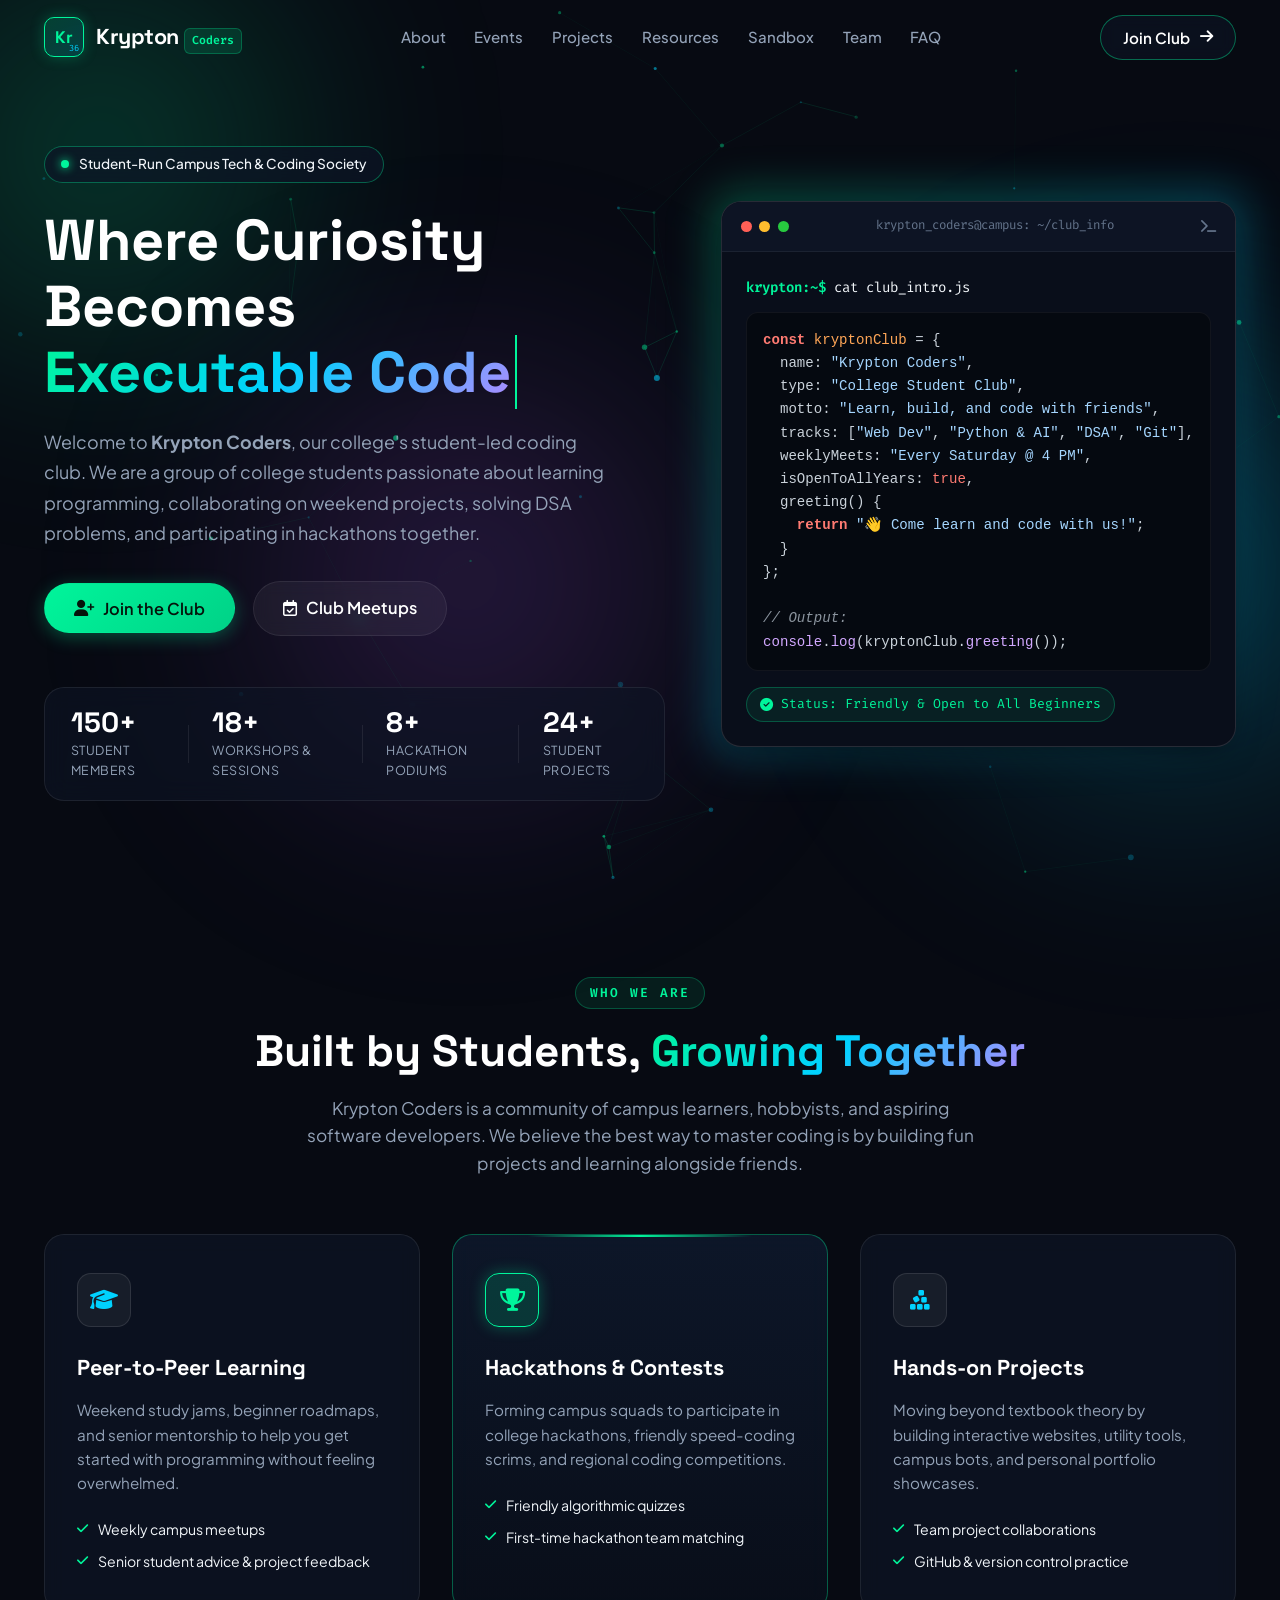
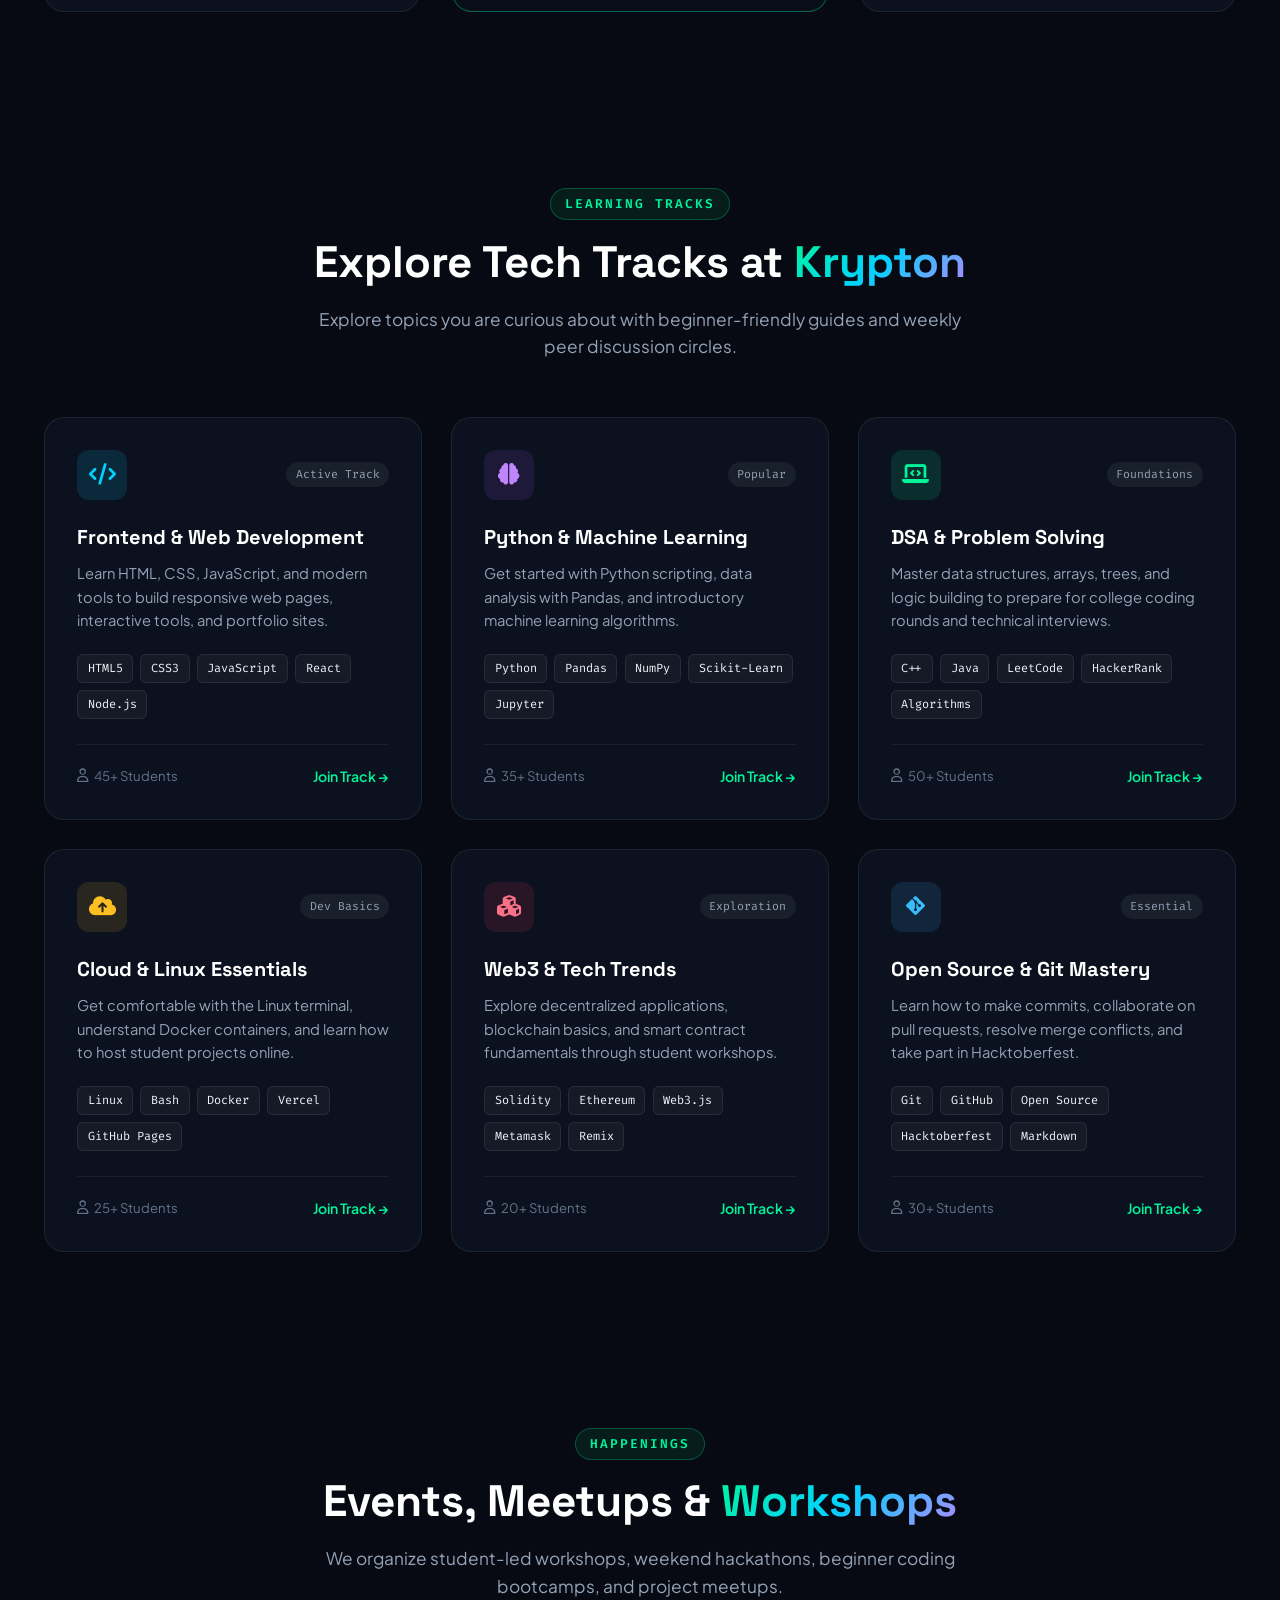
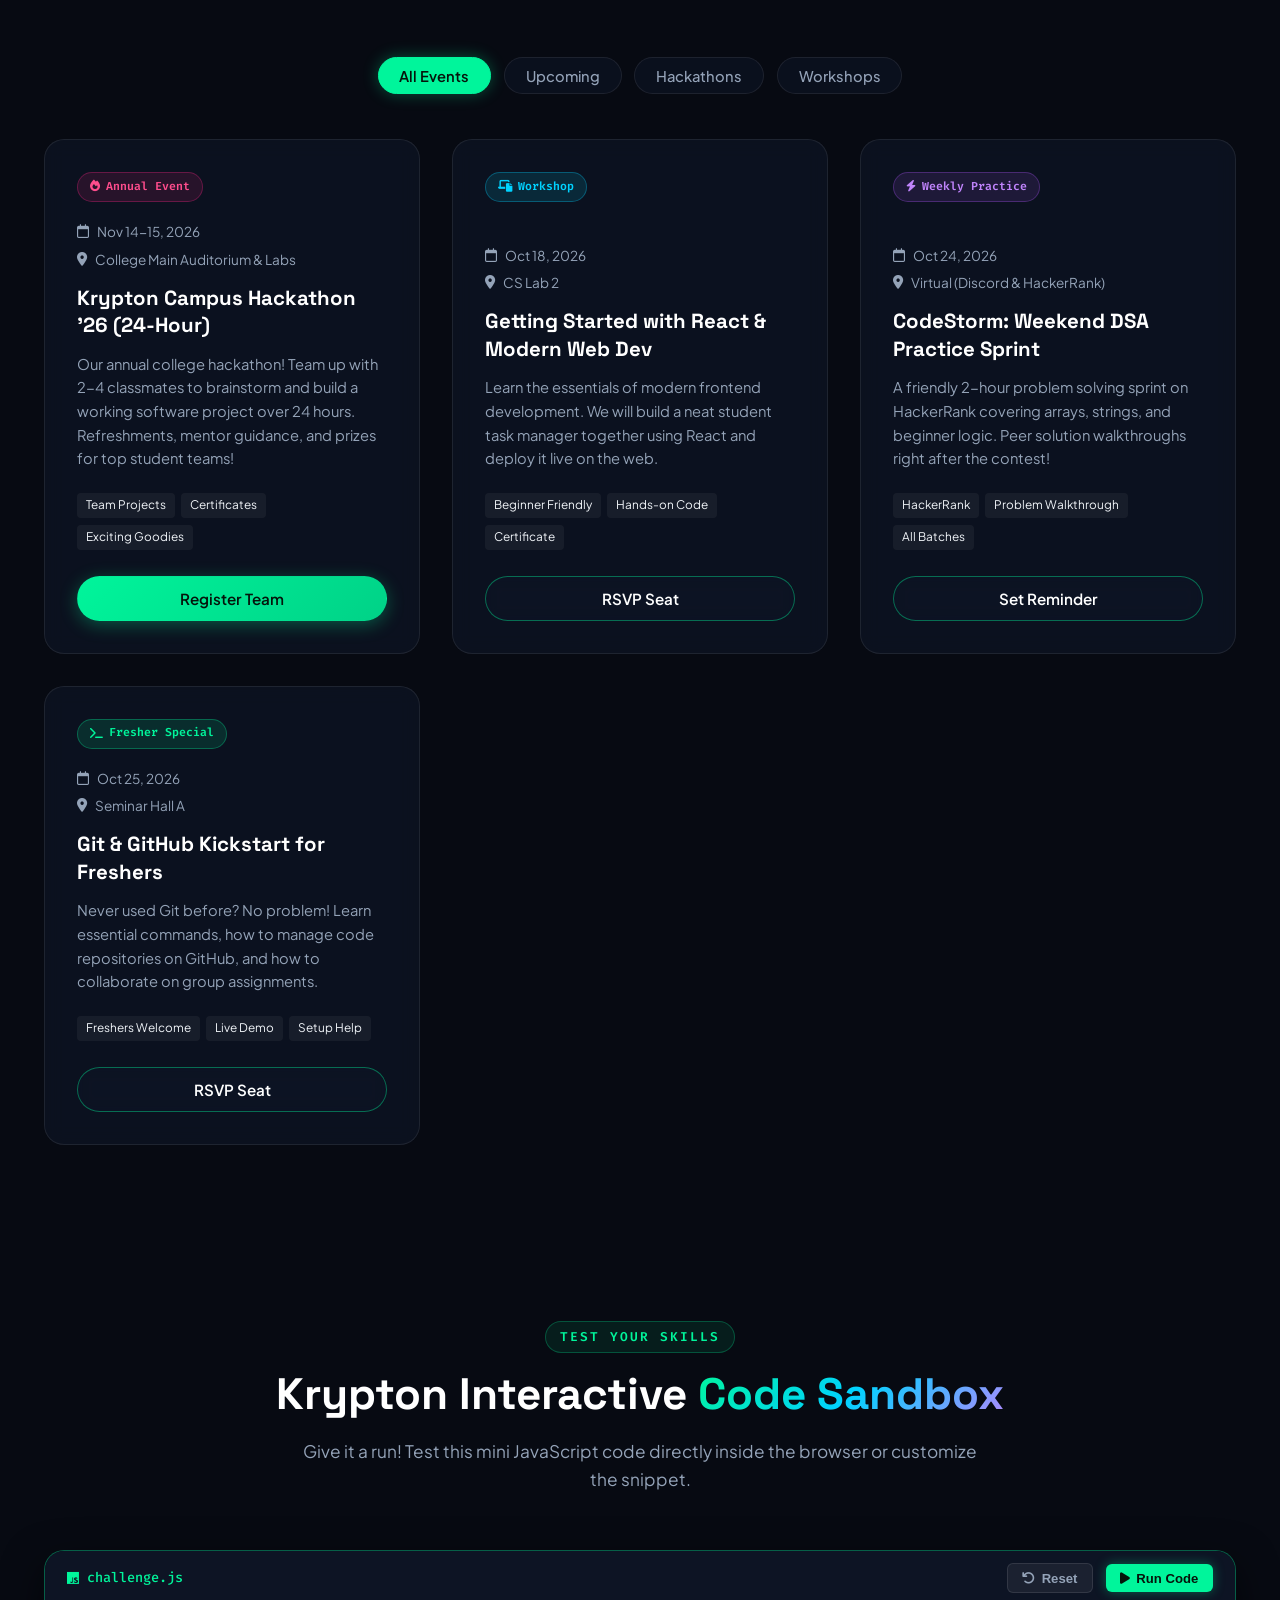
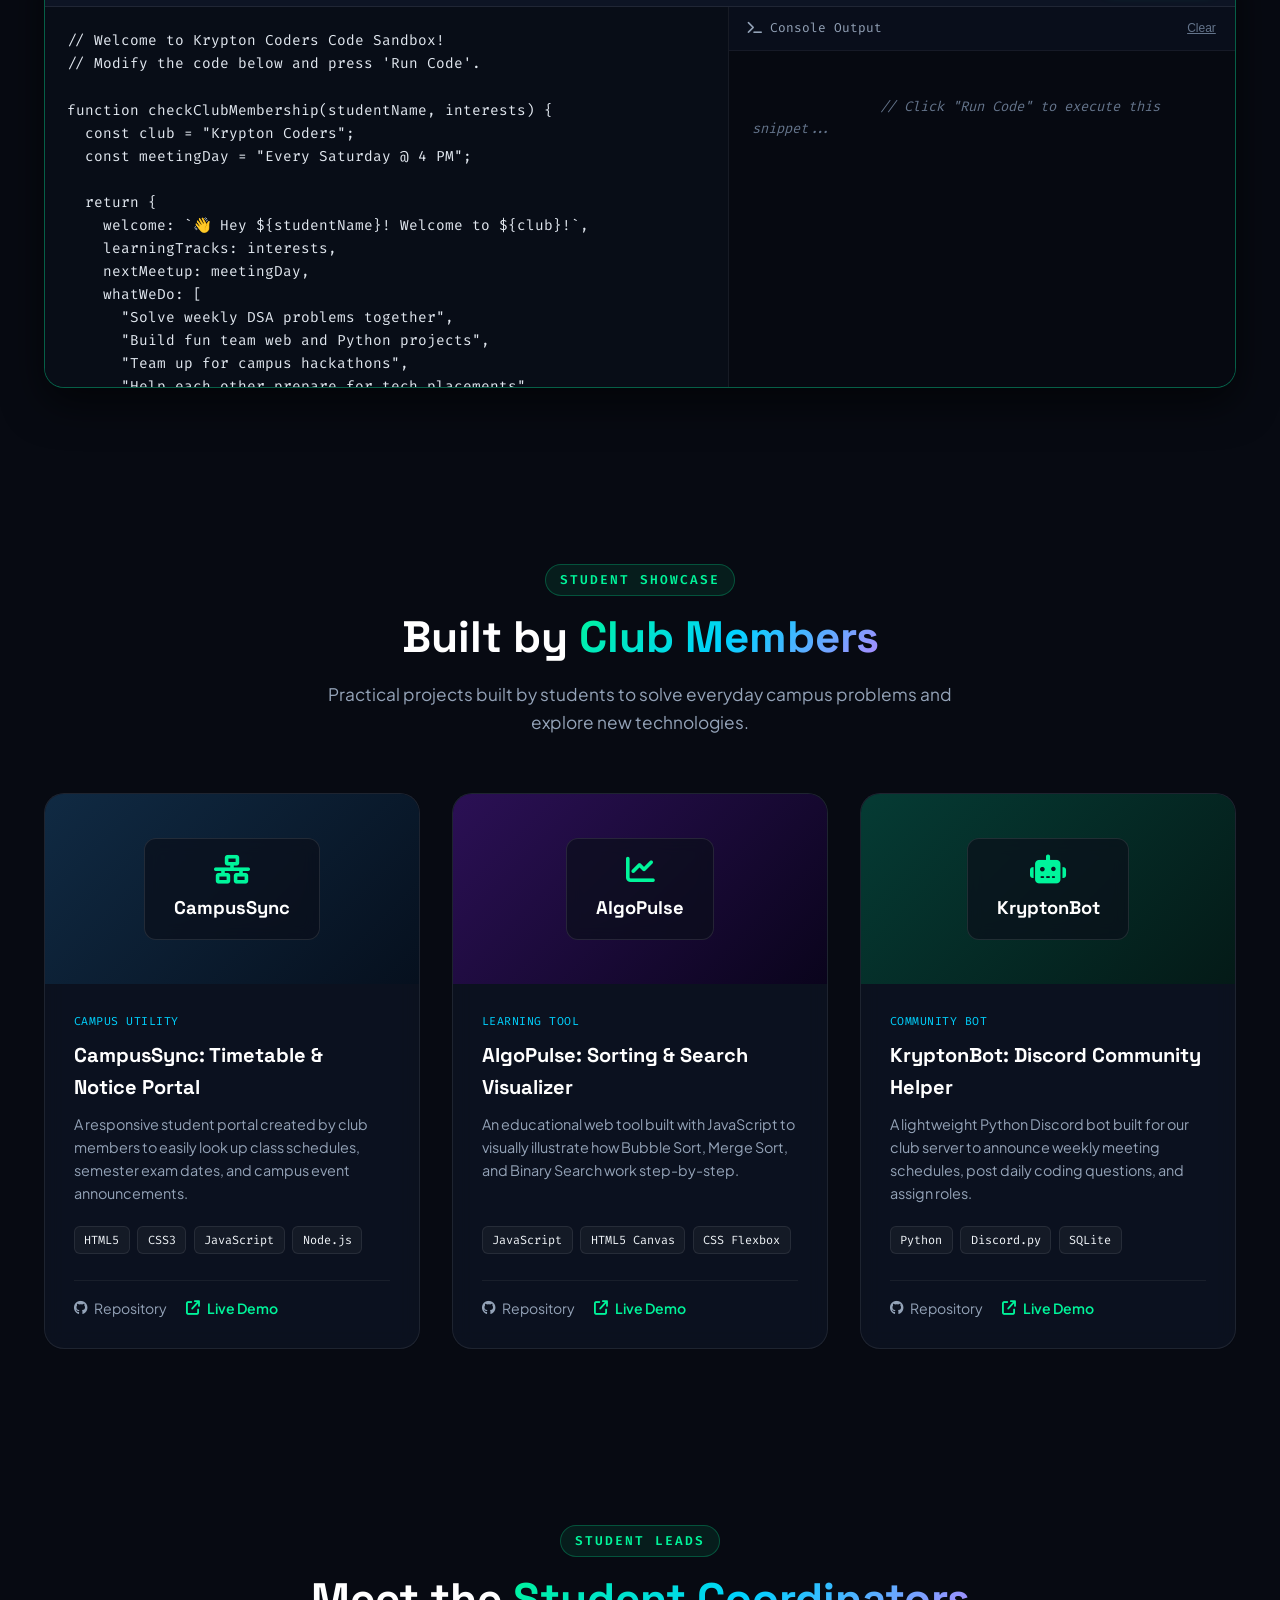
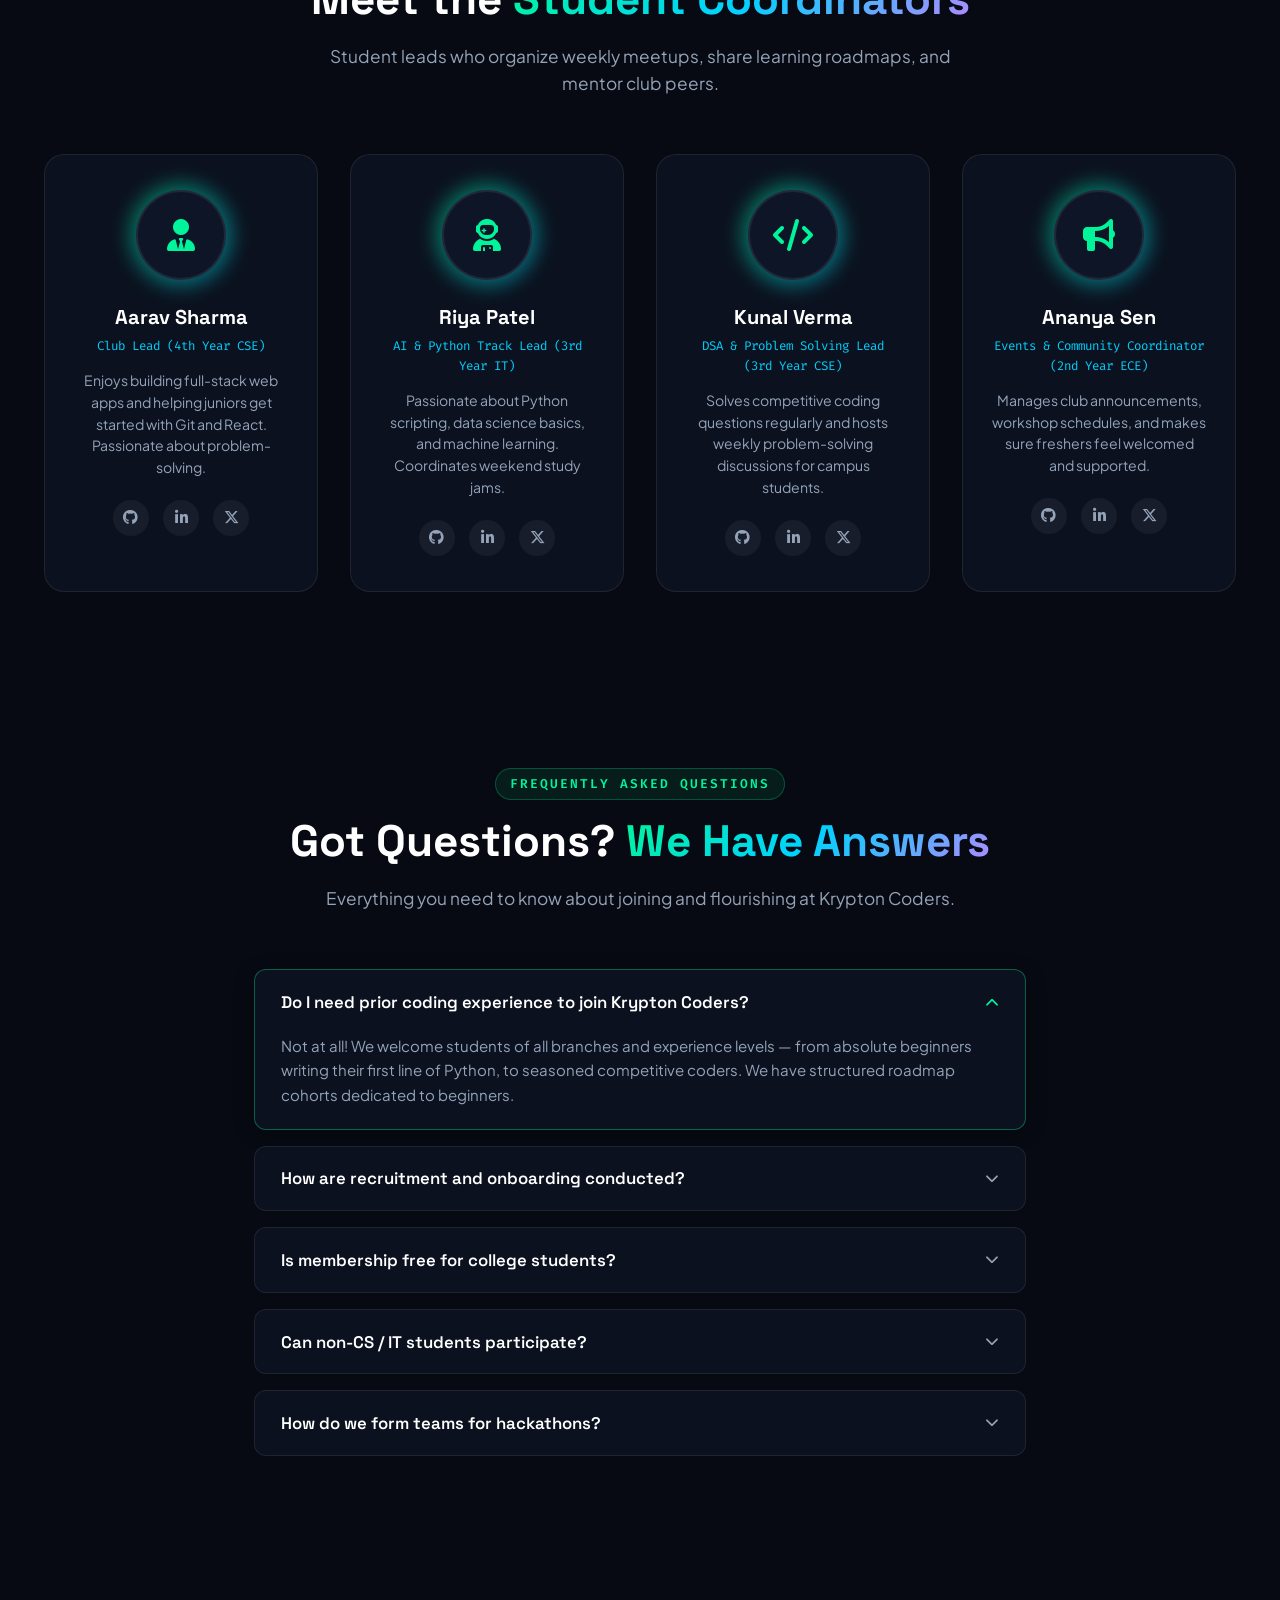
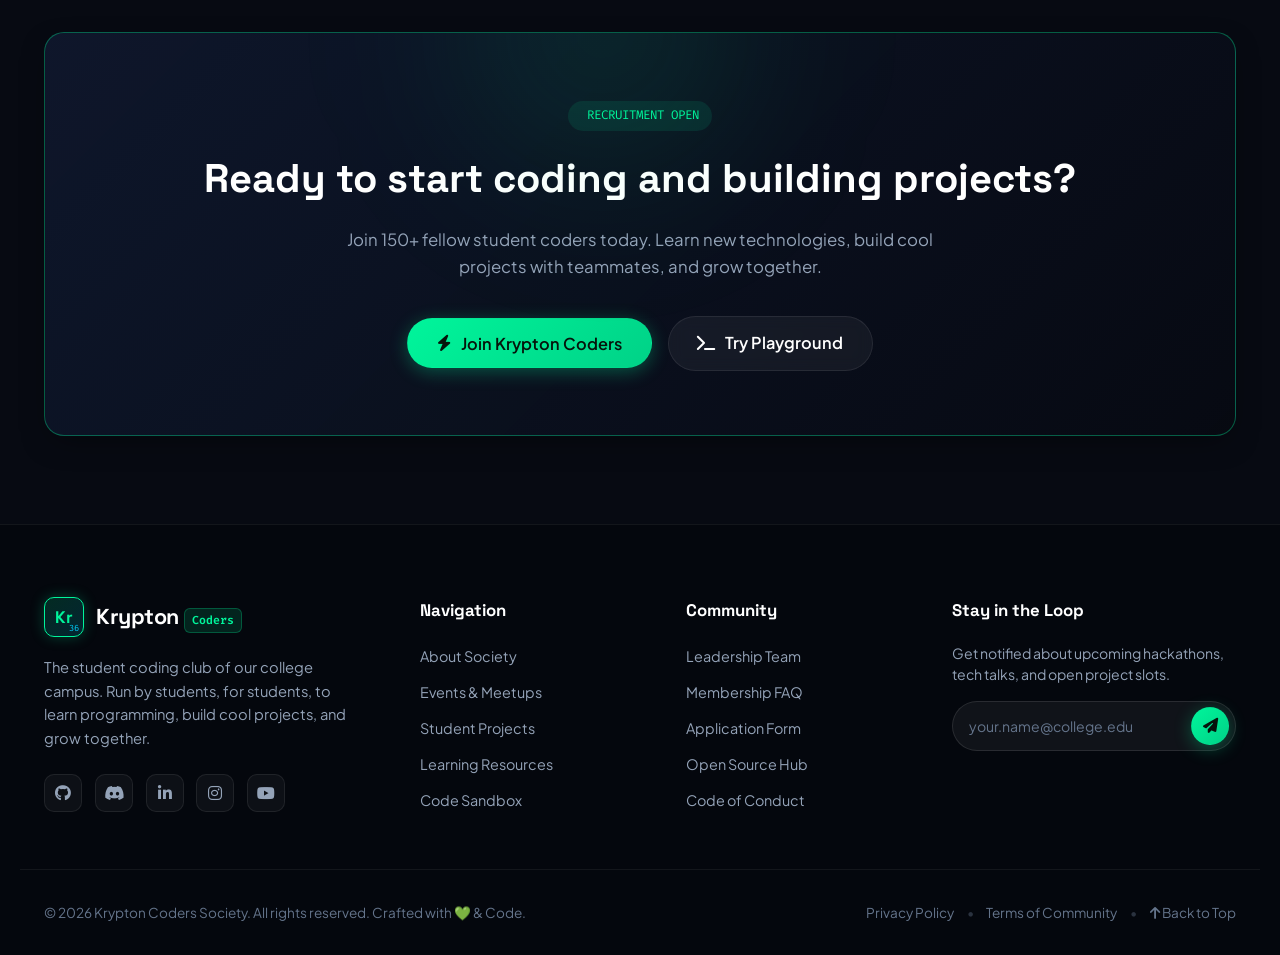
<file: index.html>
<!DOCTYPE html>
<html lang="en">
<head>
  <meta charset="UTF-8">
  <meta name="viewport" content="width=device-width, initial-scale=1.0">
  <meta name="description" content="Krypton Coders - The student coding club of our college. Join our community of student developers to learn coding, build fun projects, practice DSA, and join hackathons.">
  <meta name="keywords" content="Krypton Coders, college coding club, student developers, programming club, web development, beginner coding, DSA, hackathons">
  <meta name="theme-color" content="#0a0f1d">
  <title>Krypton Coders | College Student Coding Club</title>
  
  <!-- Google Fonts -->
  <link rel="preconnect" href="https://fonts.googleapis.com">
  <link rel="preconnect" href="https://fonts.gstatic.com" crossorigin>
  <link href="https://fonts.googleapis.com/css2?family=Fira+Code:wght@400;500;600&family=Plus+Jakarta+Sans:wght@300;400;500;600;700;800&family=Space+Grotesk:wght@500;700&display=swap" rel="stylesheet">
  
  <!-- Font Awesome Icons -->
  <link rel="stylesheet" href="https://cdnjs.cloudflare.com/ajax/libs/font-awesome/6.5.1/css/all.min.css">
  
  <!-- Stylesheet -->
  <link rel="stylesheet" href="style.css">
</head>
<body>
  <!-- Background Glow & Interactive Canvas -->
  <div class="glow-orb orb-1"></div>
  <div class="glow-orb orb-2"></div>
  <div class="glow-orb orb-3"></div>
  <canvas id="bg-canvas"></canvas>

  <!-- Navigation Bar -->
  <header class="site-header" id="navbar">
    <div class="container nav-container">
      <a href="#hero" class="logo-brand" id="logo-link">
        <div class="logo-symbol">
          <span class="element-symbol">Kr</span>
          <span class="element-number">36</span>
        </div>
        <div class="logo-text">
          <span class="logo-title">Krypton</span>
          <span class="logo-badge">Coders</span>
        </div>
      </a>

      <nav class="nav-menu" id="nav-menu">
        <ul class="nav-links">
          <li><a href="index.html#about" class="nav-link">About</a></li>
          <li><a href="events.html" class="nav-link">Events</a></li>
          <li><a href="projects.html" class="nav-link">Projects</a></li>
          <li><a href="resources.html" class="nav-link">Resources</a></li>
          <li><a href="index.html#playground" class="nav-link">Sandbox</a></li>
          <li><a href="index.html#team" class="nav-link">Team</a></li>
          <li><a href="index.html#faq" class="nav-link">FAQ</a></li>
        </ul>
        <div class="nav-actions-mobile">
          <button class="btn btn-primary" id="mobile-join-btn">
            <i class="fa-solid fa-code-branch"></i> Join Club
          </button>
        </div>
      </nav>

      <div class="nav-actions">
        <button class="btn btn-outline-glow open-join-modal-btn" id="nav-join-btn">
          <span class="btn-text">Join Club</span>
          <i class="fa-solid fa-arrow-right"></i>
        </button>
        <button class="hamburger-btn" id="hamburger-btn" aria-label="Toggle navigation menu">
          <span class="bar"></span>
          <span class="bar"></span>
          <span class="bar"></span>
        </button>
      </div>
    </div>
  </header>

  <main>
    <!-- Hero Section -->
    <section class="hero-section" id="hero">
      <div class="container hero-grid">
        <div class="hero-content">
          <div class="pill-badge" id="hero-badge">
            <span class="pulse-dot"></span>
            <span>Student-Run Campus Tech & Coding Society</span>
          </div>
          <h1 class="hero-title">
            Where Curiosity Becomes <br>
            <span class="gradient-text dynamic-word-wrapper">
              <span id="dynamic-word">Executable Code</span>
            </span>
          </h1>
          <p class="hero-subtitle">
            Welcome to <strong>Krypton Coders</strong>, our college's student-led coding club.
            We are a group of college students passionate about learning programming, collaborating on weekend projects, solving DSA problems, and participating in hackathons together.
          </p>

          <div class="hero-cta-group">
            <button class="btn btn-primary btn-lg open-join-modal-btn" id="hero-cta-join">
              <i class="fa-solid fa-user-plus"></i> Join the Club
            </button>
            <a href="#events" class="btn btn-glass btn-lg" id="hero-cta-events">
              <i class="fa-regular fa-calendar-check"></i> Club Meetups
            </a>
          </div>

          <div class="hero-stats-row" id="stats-counter-strip">
            <div class="stat-item">
              <div class="stat-number" data-target="150">0+</div>
              <div class="stat-label">Student Members</div>
            </div>
            <div class="stat-divider"></div>
            <div class="stat-item">
              <div class="stat-number" data-target="18">0+</div>
              <div class="stat-label">Workshops & Sessions</div>
            </div>
            <div class="stat-divider"></div>
            <div class="stat-item">
              <div class="stat-number" data-target="8">0+</div>
              <div class="stat-label">Hackathon Podiums</div>
            </div>
            <div class="stat-divider"></div>
            <div class="stat-item">
              <div class="stat-number" data-target="24">0+</div>
              <div class="stat-label">Student Projects</div>
            </div>
          </div>
        </div>

        <div class="hero-terminal-wrapper">
          <div class="terminal-card">
            <div class="terminal-header">
              <div class="terminal-dots">
                <span class="dot red"></span>
                <span class="dot yellow"></span>
                <span class="dot green"></span>
              </div>
              <div class="terminal-title">krypton_coders@campus: ~/club_info</div>
              <div class="terminal-action-icon"><i class="fa-solid fa-terminal"></i></div>
            </div>
            <div class="terminal-body" id="hero-terminal-body">
              <div class="code-line"><span class="cmd-prompt">krypton:~$</span> <span class="cmd-text">cat club_intro.js</span></div>
              <pre class="code-block"><code><span class="tok-kw">const</span> <span class="tok-var">kryptonClub</span> = {
  name: <span class="tok-str">"Krypton Coders"</span>,
  type: <span class="tok-str">"College Student Club"</span>,
  motto: <span class="tok-str">"Learn, build, and code with friends"</span>,
  tracks: [<span class="tok-str">"Web Dev"</span>, <span class="tok-str">"Python & AI"</span>, <span class="tok-str">"DSA"</span>, <span class="tok-str">"Git"</span>],
  weeklyMeets: <span class="tok-str">"Every Saturday @ 4 PM"</span>,
  isOpenToAllYears: <span class="tok-bool">true</span>,
  greeting() {
    <span class="tok-kw">return</span> <span class="tok-str">"👋 Come learn and code with us!"</span>;
  }
};

<span class="tok-comment">// Output:</span>
<span class="tok-fn">console</span>.<span class="tok-fn">log</span>(kryptonClub.<span class="tok-fn">greeting</span>());</code></pre>
              <div class="terminal-output-badge">
                <i class="fa-solid fa-circle-check"></i> Status: Friendly & Open to All Beginners
              </div>
            </div>
          </div>
        </div>
      </div>
    </section>

    <!-- About Section -->
    <section class="section about-section" id="about">
      <div class="container">
        <div class="section-header text-center">
          <span class="section-tag">WHO WE ARE</span>
          <h2 class="section-title">Built by Students, <span class="gradient-text">Growing Together</span></h2>
          <p class="section-subtitle">
            Krypton Coders is a community of campus learners, hobbyists, and aspiring software developers. We believe the best way to master coding is by building fun projects and learning alongside friends.
          </p>
        </div>

        <div class="pillars-grid">
          <div class="pillar-card">
            <div class="pillar-icon-box">
              <i class="fa-solid fa-graduation-cap"></i>
            </div>
            <h3>Peer-to-Peer Learning</h3>
            <p>Weekend study jams, beginner roadmaps, and senior mentorship to help you get started with programming without feeling overwhelmed.</p>
            <ul class="pillar-features">
              <li><i class="fa-solid fa-check"></i> Weekly campus meetups</li>
              <li><i class="fa-solid fa-check"></i> Senior student advice & project feedback</li>
            </ul>
          </div>

          <div class="pillar-card featured">
            <div class="card-glow"></div>
            <div class="pillar-icon-box highlight">
              <i class="fa-solid fa-trophy"></i>
            </div>
            <h3>Hackathons & Contests</h3>
            <p>Forming campus squads to participate in college hackathons, friendly speed-coding scrims, and regional coding competitions.</p>
            <ul class="pillar-features">
              <li><i class="fa-solid fa-check"></i> Friendly algorithmic quizzes</li>
              <li><i class="fa-solid fa-check"></i> First-time hackathon team matching</li>
            </ul>
          </div>

          <div class="pillar-card">
            <div class="pillar-icon-box">
              <i class="fa-solid fa-cubes-stacked"></i>
            </div>
            <h3>Hands-on Projects</h3>
            <p>Moving beyond textbook theory by building interactive websites, utility tools, campus bots, and personal portfolio showcases.</p>
            <ul class="pillar-features">
              <li><i class="fa-solid fa-check"></i> Team project collaborations</li>
              <li><i class="fa-solid fa-check"></i> GitHub & version control practice</li>
            </ul>
          </div>
        </div>
      </div>
    </section>

    <!-- Domains Section -->
    <section class="section domains-section" id="domains">
      <div class="container">
        <div class="section-header text-center">
          <span class="section-tag">LEARNING TRACKS</span>
          <h2 class="section-title">Explore Tech Tracks at <span class="gradient-text">Krypton</span></h2>
          <p class="section-subtitle">Explore topics you are curious about with beginner-friendly guides and weekly peer discussion circles.</p>
        </div>

        <div class="domains-grid">
          <!-- Domain 1 -->
          <div class="domain-card" data-domain="web">
            <div class="domain-header">
              <div class="domain-icon web-icon"><i class="fa-solid fa-code"></i></div>
              <span class="domain-chip">Active Track</span>
            </div>
            <h3 class="domain-title">Frontend & Web Development</h3>
            <p class="domain-desc">Learn HTML, CSS, JavaScript, and modern tools to build responsive web pages, interactive tools, and portfolio sites.</p>
            <div class="tech-tags">
              <span>HTML5</span>
              <span>CSS3</span>
              <span>JavaScript</span>
              <span>React</span>
              <span>Node.js</span>
            </div>
            <div class="domain-footer">
              <span class="domain-stat"><i class="fa-regular fa-user"></i> 45+ Students</span>
              <a href="#join-modal" class="domain-link open-join-modal-btn">Join Track &rarr;</a>
            </div>
          </div>

          <!-- Domain 2 -->
          <div class="domain-card" data-domain="ai">
            <div class="domain-header">
              <div class="domain-icon ai-icon"><i class="fa-solid fa-brain"></i></div>
              <span class="domain-chip">Popular</span>
            </div>
            <h3 class="domain-title">Python & Machine Learning</h3>
            <p class="domain-desc">Get started with Python scripting, data analysis with Pandas, and introductory machine learning algorithms.</p>
            <div class="tech-tags">
              <span>Python</span>
              <span>Pandas</span>
              <span>NumPy</span>
              <span>Scikit-Learn</span>
              <span>Jupyter</span>
            </div>
            <div class="domain-footer">
              <span class="domain-stat"><i class="fa-regular fa-user"></i> 35+ Students</span>
              <a href="#join-modal" class="domain-link open-join-modal-btn">Join Track &rarr;</a>
            </div>
          </div>

          <!-- Domain 3 -->
          <div class="domain-card" data-domain="cp">
            <div class="domain-header">
              <div class="domain-icon cp-icon"><i class="fa-solid fa-laptop-code"></i></div>
              <span class="domain-chip">Foundations</span>
            </div>
            <h3 class="domain-title">DSA & Problem Solving</h3>
            <p class="domain-desc">Master data structures, arrays, trees, and logic building to prepare for college coding rounds and technical interviews.</p>
            <div class="tech-tags">
              <span>C++</span>
              <span>Java</span>
              <span>LeetCode</span>
              <span>HackerRank</span>
              <span>Algorithms</span>
            </div>
            <div class="domain-footer">
              <span class="domain-stat"><i class="fa-regular fa-user"></i> 50+ Students</span>
              <a href="#join-modal" class="domain-link open-join-modal-btn">Join Track &rarr;</a>
            </div>
          </div>

          <!-- Domain 4 -->
          <div class="domain-card" data-domain="cloud">
            <div class="domain-header">
              <div class="domain-icon cloud-icon"><i class="fa-solid fa-cloud-arrow-up"></i></div>
              <span class="domain-chip">Dev Basics</span>
            </div>
            <h3 class="domain-title">Cloud & Linux Essentials</h3>
            <p class="domain-desc">Get comfortable with the Linux terminal, understand Docker containers, and learn how to host student projects online.</p>
            <div class="tech-tags">
              <span>Linux</span>
              <span>Bash</span>
              <span>Docker</span>
              <span>Vercel</span>
              <span>GitHub Pages</span>
            </div>
            <div class="domain-footer">
              <span class="domain-stat"><i class="fa-regular fa-user"></i> 25+ Students</span>
              <a href="#join-modal" class="domain-link open-join-modal-btn">Join Track &rarr;</a>
            </div>
          </div>

          <!-- Domain 5 -->
          <div class="domain-card" data-domain="web3">
            <div class="domain-header">
              <div class="domain-icon web3-icon"><i class="fa-solid fa-cubes"></i></div>
              <span class="domain-chip">Exploration</span>
            </div>
            <h3 class="domain-title">Web3 & Tech Trends</h3>
            <p class="domain-desc">Explore decentralized applications, blockchain basics, and smart contract fundamentals through student workshops.</p>
            <div class="tech-tags">
              <span>Solidity</span>
              <span>Ethereum</span>
              <span>Web3.js</span>
              <span>Metamask</span>
              <span>Remix</span>
            </div>
            <div class="domain-footer">
              <span class="domain-stat"><i class="fa-regular fa-user"></i> 20+ Students</span>
              <a href="#join-modal" class="domain-link open-join-modal-btn">Join Track &rarr;</a>
            </div>
          </div>

          <!-- Domain 6 -->
          <div class="domain-card" data-domain="oss">
            <div class="domain-header">
              <div class="domain-icon oss-icon"><i class="fa-brands fa-git-alt"></i></div>
              <span class="domain-chip">Essential</span>
            </div>
            <h3 class="domain-title">Open Source & Git Mastery</h3>
            <p class="domain-desc">Learn how to make commits, collaborate on pull requests, resolve merge conflicts, and take part in Hacktoberfest.</p>
            <div class="tech-tags">
              <span>Git</span>
              <span>GitHub</span>
              <span>Open Source</span>
              <span>Hacktoberfest</span>
              <span>Markdown</span>
            </div>
            <div class="domain-footer">
              <span class="domain-stat"><i class="fa-regular fa-user"></i> 30+ Students</span>
              <a href="#join-modal" class="domain-link open-join-modal-btn">Join Track &rarr;</a>
            </div>
          </div>
        </div>
      </div>
    </section>

    <!-- Events Section -->
    <section class="section events-section" id="events">
      <div class="container">
        <div class="section-header text-center">
          <span class="section-tag">HAPPENINGS</span>
          <h2 class="section-title">Events, Meetups & <span class="gradient-text">Workshops</span></h2>
          <p class="section-subtitle">We organize student-led workshops, weekend hackathons, beginner coding bootcamps, and project meetups.</p>
        </div>

        <!-- Filter Tabs -->
        <div class="events-filter-bar">
          <button class="filter-tab active" data-filter="all">All Events</button>
          <button class="filter-tab" data-filter="upcoming">Upcoming</button>
          <button class="filter-tab" data-filter="hackathon">Hackathons</button>
          <button class="filter-tab" data-filter="workshop">Workshops</button>
        </div>

        <div class="events-grid" id="events-grid-container">
          <!-- Event 1 (Featured Upcoming) -->
          <div class="event-card upcoming hackathon" data-category="upcoming hackathon">
            <div class="event-status-badge"><i class="fa-solid fa-fire"></i> Annual Event</div>
            <div class="event-content">
              <div class="event-meta">
                <span class="event-date"><i class="fa-regular fa-calendar"></i> Nov 14-15, 2026</span>
                <span class="event-venue"><i class="fa-solid fa-location-dot"></i> College Main Auditorium & Labs</span>
              </div>
              <h3 class="event-title">Krypton Campus Hackathon '26 (24-Hour)</h3>
              <p class="event-description">
                Our annual college hackathon! Team up with 2-4 classmates to brainstorm and build a working software project over 24 hours. Refreshments, mentor guidance, and prizes for top student teams!
              </p>
              <div class="event-tags">
                <span>Team Projects</span>
                <span>Certificates</span>
                <span>Exciting Goodies</span>
              </div>
              <div class="event-action">
                <button class="btn btn-primary btn-block register-event-btn" data-event-name="Krypton Campus Hackathon '26">Register Team</button>
              </div>
            </div>
          </div>

          <!-- Event 2 (Upcoming Workshop) -->
          <div class="event-card upcoming workshop" data-category="upcoming workshop">
            <div class="event-status-badge badge-blue"><i class="fa-solid fa-laptop-file"></i> Workshop</div>
            <div class="event-content">
              <div class="event-meta">
                <span class="event-date"><i class="fa-regular fa-calendar"></i> Oct 18, 2026</span>
                <span class="event-venue"><i class="fa-solid fa-location-dot"></i> CS Lab 2</span>
              </div>
              <h3 class="event-title">Getting Started with React & Modern Web Dev</h3>
              <p class="event-description">
                Learn the essentials of modern frontend development. We will build a neat student task manager together using React and deploy it live on the web.
              </p>
              <div class="event-tags">
                <span>Beginner Friendly</span>
                <span>Hands-on Code</span>
                <span>Certificate</span>
              </div>
              <div class="event-action">
                <button class="btn btn-outline-glow btn-block register-event-btn" data-event-name="React Web Dev Workshop">RSVP Seat</button>
              </div>
            </div>
          </div>

          <!-- Event 3 (Hackathon / Contest) -->
          <div class="event-card hackathon" data-category="hackathon">
            <div class="event-status-badge badge-purple"><i class="fa-solid fa-bolt"></i> Weekly Practice</div>
            <div class="event-content">
              <div class="event-meta">
                <span class="event-date"><i class="fa-regular fa-calendar"></i> Oct 24, 2026</span>
                <span class="event-venue"><i class="fa-solid fa-location-dot"></i> Virtual (Discord & HackerRank)</span>
              </div>
              <h3 class="event-title">CodeStorm: Weekend DSA Practice Sprint</h3>
              <p class="event-description">
                A friendly 2-hour problem solving sprint on HackerRank covering arrays, strings, and beginner logic. Peer solution walkthroughs right after the contest!
              </p>
              <div class="event-tags">
                <span>HackerRank</span>
                <span>Problem Walkthrough</span>
                <span>All Batches</span>
              </div>
              <div class="event-action">
                <button class="btn btn-outline-glow btn-block register-event-btn" data-event-name="CodeStorm Weekend DSA Sprint">Set Reminder</button>
              </div>
            </div>
          </div>

          <!-- Event 4 (Workshop) -->
          <div class="event-card workshop" data-category="workshop">
            <div class="event-status-badge badge-cyan"><i class="fa-solid fa-terminal"></i> Fresher Special</div>
            <div class="event-content">
              <div class="event-meta">
                <span class="event-date"><i class="fa-regular fa-calendar"></i> Oct 25, 2026</span>
                <span class="event-venue"><i class="fa-solid fa-location-dot"></i> Seminar Hall A</span>
              </div>
              <h3 class="event-title">Git & GitHub Kickstart for Freshers</h3>
              <p class="event-description">
                Never used Git before? No problem! Learn essential commands, how to manage code repositories on GitHub, and how to collaborate on group assignments.
              </p>
              <div class="event-tags">
                <span>Freshers Welcome</span>
                <span>Live Demo</span>
                <span>Setup Help</span>
              </div>
              <div class="event-action">
                <button class="btn btn-outline-glow btn-block register-event-btn" data-event-name="Git & GitHub Kickstart">RSVP Seat</button>
              </div>
            </div>
          </div>
        </div>
      </div>
    </section>

    <!-- Interactive Code Playground Section -->
    <section class="section playground-section" id="playground">
      <div class="container">
        <div class="section-header text-center">
          <span class="section-tag">TEST YOUR SKILLS</span>
          <h2 class="section-title">Krypton Interactive <span class="gradient-text">Code Sandbox</span></h2>
          <p class="section-subtitle">Give it a run! Test this mini JavaScript code directly inside the browser or customize the snippet.</p>
        </div>

        <div class="playground-card">
          <div class="playground-topbar">
            <div class="tab-pill active"><i class="fa-brands fa-js"></i> challenge.js</div>
            <div class="playground-controls">
              <button class="btn-sm btn-icon" id="reset-code-btn" title="Reset Code"><i class="fa-solid fa-arrow-rotate-left"></i> Reset</button>
              <button class="btn-sm btn-run" id="run-code-btn"><i class="fa-solid fa-play"></i> Run Code</button>
            </div>
          </div>

          <div class="playground-grid">
            <div class="editor-pane">
              <label for="code-editor" class="sr-only">Code Editor</label>
              <textarea id="code-editor" spellcheck="false" autocomplete="off" aria-label="Code Editor">// Welcome to Krypton Coders Code Sandbox!
// Modify the code below and press 'Run Code'.

function checkClubMembership(studentName, interests) {
  const club = "Krypton Coders";
  const meetingDay = "Every Saturday @ 4 PM";

  return {
    welcome: `👋 Hey ${studentName}! Welcome to ${club}!`,
    learningTracks: interests,
    nextMeetup: meetingDay,
    whatWeDo: [
      "Solve weekly DSA problems together",
      "Build fun team web and Python projects",
      "Team up for campus hackathons",
      "Help each other prepare for tech placements"
    ],
    advice: "Keep practicing and never hesitate to ask questions!"
  };
}

// Run the function with sample student details
const myDetails = checkClubMembership("Campus Coder", ["Web Dev", "Python", "DSA"]);
console.log(JSON.stringify(myDetails, null, 2));</textarea>
            </div>

            <div class="console-pane">
              <div class="console-header">
                <span><i class="fa-solid fa-terminal"></i> Console Output</span>
                <button class="btn-clear-console" id="clear-console-btn">Clear</button>
              </div>
              <div class="console-output" id="console-output">
                <span class="console-placeholder">// Click "Run Code" to execute this snippet...</span>
              </div>
            </div>
          </div>
        </div>
      </div>
    </section>

    <!-- Projects Section -->
    <section class="section projects-section" id="projects">
      <div class="container">
        <div class="section-header text-center">
          <span class="section-tag">STUDENT SHOWCASE</span>
          <h2 class="section-title">Built by <span class="gradient-text">Club Members</span></h2>
          <p class="section-subtitle">Practical projects built by students to solve everyday campus problems and explore new technologies.</p>
        </div>

        <div class="projects-grid">
          <!-- Project 1 -->
          <div class="project-card">
            <div class="project-image-box">
              <div class="project-mockup campus-mesh-bg">
                <div class="mockup-code-overlay">
                  <i class="fa-solid fa-network-wired"></i>
                  <span>CampusSync</span>
                </div>
              </div>
            </div>
            <div class="project-body">
              <div class="project-badge">Campus Utility</div>
              <h3 class="project-title">CampusSync: Timetable & Notice Portal</h3>
              <p class="project-desc">A responsive student portal created by club members to easily look up class schedules, semester exam dates, and campus event announcements.</p>
              <div class="tech-tags">
                <span>HTML5</span>
                <span>CSS3</span>
                <span>JavaScript</span>
                <span>Node.js</span>
              </div>
              <div class="project-links">
                <a href="https://github.com" target="_blank" rel="noopener noreferrer" class="proj-link"><i class="fa-brands fa-github"></i> Repository</a>
                <a href="#playground" class="proj-link live"><i class="fa-solid fa-arrow-up-right-from-square"></i> Live Demo</a>
              </div>
            </div>
          </div>

          <!-- Project 2 -->
          <div class="project-card">
            <div class="project-image-box">
              <div class="project-mockup algo-viz-bg">
                <div class="mockup-code-overlay">
                  <i class="fa-solid fa-chart-line"></i>
                  <span>AlgoPulse</span>
                </div>
              </div>
            </div>
            <div class="project-body">
              <div class="project-badge">Learning Tool</div>
              <h3 class="project-title">AlgoPulse: Sorting & Search Visualizer</h3>
              <p class="project-desc">An educational web tool built with JavaScript to visually illustrate how Bubble Sort, Merge Sort, and Binary Search work step-by-step.</p>
              <div class="tech-tags">
                <span>JavaScript</span>
                <span>HTML5 Canvas</span>
                <span>CSS Flexbox</span>
              </div>
              <div class="project-links">
                <a href="https://github.com" target="_blank" rel="noopener noreferrer" class="proj-link"><i class="fa-brands fa-github"></i> Repository</a>
                <a href="#playground" class="proj-link live"><i class="fa-solid fa-arrow-up-right-from-square"></i> Live Demo</a>
              </div>
            </div>
          </div>

          <!-- Project 3 -->
          <div class="project-card">
            <div class="project-image-box">
              <div class="project-mockup bot-mesh-bg">
                <div class="mockup-code-overlay">
                  <i class="fa-solid fa-robot"></i>
                  <span>KryptonBot</span>
                </div>
              </div>
            </div>
            <div class="project-body">
              <div class="project-badge">Community Bot</div>
              <h3 class="project-title">KryptonBot: Discord Community Helper</h3>
              <p class="project-desc">A lightweight Python Discord bot built for our club server to announce weekly meeting schedules, post daily coding questions, and assign roles.</p>
              <div class="tech-tags">
                <span>Python</span>
                <span>Discord.py</span>
                <span>SQLite</span>
              </div>
              <div class="project-links">
                <a href="https://github.com" target="_blank" rel="noopener noreferrer" class="proj-link"><i class="fa-brands fa-github"></i> Repository</a>
                <a href="#playground" class="proj-link live"><i class="fa-solid fa-arrow-up-right-from-square"></i> Live Demo</a>
              </div>
            </div>
          </div>
        </div>
      </div>
    </section>

    <!-- Core Team Section -->
    <section class="section team-section" id="team">
      <div class="container">
        <div class="section-header text-center">
          <span class="section-tag">STUDENT LEADS</span>
          <h2 class="section-title">Meet the <span class="gradient-text">Student Coordinators</span></h2>
          <p class="section-subtitle">Student leads who organize weekly meetups, share learning roadmaps, and mentor club peers.</p>
        </div>

        <div class="team-grid">
          <!-- Member 1 -->
          <div class="team-card">
            <div class="team-avatar-wrapper">
              <div class="avatar-glow"></div>
              <div class="avatar-circle">
                <i class="fa-solid fa-user-tie"></i>
              </div>
            </div>
            <h3 class="team-name">Aarav Sharma</h3>
            <span class="team-role">Club Lead (4th Year CSE)</span>
            <p class="team-bio">Enjoys building full-stack web apps and helping juniors get started with Git and React. Passionate about problem-solving.</p>
            <div class="team-socials">
              <a href="https://github.com" target="_blank" rel="noopener noreferrer" aria-label="GitHub"><i class="fa-brands fa-github"></i></a>
              <a href="https://linkedin.com" target="_blank" rel="noopener noreferrer" aria-label="LinkedIn"><i class="fa-brands fa-linkedin-in"></i></a>
              <a href="https://twitter.com" target="_blank" rel="noopener noreferrer" aria-label="Twitter"><i class="fa-brands fa-x-twitter"></i></a>
            </div>
          </div>

          <!-- Member 2 -->
          <div class="team-card">
            <div class="team-avatar-wrapper">
              <div class="avatar-glow"></div>
              <div class="avatar-circle">
                <i class="fa-solid fa-user-astronaut"></i>
              </div>
            </div>
            <h3 class="team-name">Riya Patel</h3>
            <span class="team-role">AI & Python Track Lead (3rd Year IT)</span>
            <p class="team-bio">Passionate about Python scripting, data science basics, and machine learning. Coordinates weekend study jams.</p>
            <div class="team-socials">
              <a href="https://github.com" target="_blank" rel="noopener noreferrer" aria-label="GitHub"><i class="fa-brands fa-github"></i></a>
              <a href="https://linkedin.com" target="_blank" rel="noopener noreferrer" aria-label="LinkedIn"><i class="fa-brands fa-linkedin-in"></i></a>
              <a href="https://twitter.com" target="_blank" rel="noopener noreferrer" aria-label="Twitter"><i class="fa-brands fa-x-twitter"></i></a>
            </div>
          </div>

          <!-- Member 3 -->
          <div class="team-card">
            <div class="team-avatar-wrapper">
              <div class="avatar-glow"></div>
              <div class="avatar-circle">
                <i class="fa-solid fa-code"></i>
              </div>
            </div>
            <h3 class="team-name">Kunal Verma</h3>
            <span class="team-role">DSA & Problem Solving Lead (3rd Year CSE)</span>
            <p class="team-bio">Solves competitive coding questions regularly and hosts weekly problem-solving discussions for campus students.</p>
            <div class="team-socials">
              <a href="https://github.com" target="_blank" rel="noopener noreferrer" aria-label="GitHub"><i class="fa-brands fa-github"></i></a>
              <a href="https://linkedin.com" target="_blank" rel="noopener noreferrer" aria-label="LinkedIn"><i class="fa-brands fa-linkedin-in"></i></a>
              <a href="https://twitter.com" target="_blank" rel="noopener noreferrer" aria-label="Twitter"><i class="fa-brands fa-x-twitter"></i></a>
            </div>
          </div>

          <!-- Member 4 -->
          <div class="team-card">
            <div class="team-avatar-wrapper">
              <div class="avatar-glow"></div>
              <div class="avatar-circle">
                <i class="fa-solid fa-bullhorn"></i>
              </div>
            </div>
            <h3 class="team-name">Ananya Sen</h3>
            <span class="team-role">Events & Community Coordinator (2nd Year ECE)</span>
            <p class="team-bio">Manages club announcements, workshop schedules, and makes sure freshers feel welcomed and supported.</p>
            <div class="team-socials">
              <a href="https://github.com" target="_blank" rel="noopener noreferrer" aria-label="GitHub"><i class="fa-brands fa-github"></i></a>
              <a href="https://linkedin.com" target="_blank" rel="noopener noreferrer" aria-label="LinkedIn"><i class="fa-brands fa-linkedin-in"></i></a>
              <a href="https://twitter.com" target="_blank" rel="noopener noreferrer" aria-label="Twitter"><i class="fa-brands fa-x-twitter"></i></a>
            </div>
          </div>
        </div>
      </div>
    </section>

    <!-- FAQ Section -->
    <section class="section faq-section" id="faq">
      <div class="container faq-container">
        <div class="section-header text-center">
          <span class="section-tag">FREQUENTLY ASKED QUESTIONS</span>
          <h2 class="section-title">Got Questions? <span class="gradient-text">We Have Answers</span></h2>
          <p class="section-subtitle">Everything you need to know about joining and flourishing at Krypton Coders.</p>
        </div>

        <div class="accordion" id="faq-accordion">
          <div class="accordion-item active">
            <button class="accordion-trigger" aria-expanded="true">
              <span>Do I need prior coding experience to join Krypton Coders?</span>
              <i class="fa-solid fa-chevron-down"></i>
            </button>
            <div class="accordion-content">
              <p>Not at all! We welcome students of all branches and experience levels — from absolute beginners writing their first line of Python, to seasoned competitive coders. We have structured roadmap cohorts dedicated to beginners.</p>
            </div>
          </div>

          <div class="accordion-item">
            <button class="accordion-trigger" aria-expanded="false">
              <span>How are recruitment and onboarding conducted?</span>
              <i class="fa-solid fa-chevron-down"></i>
            </button>
            <div class="accordion-content">
              <p>We run recruitment drives at the beginning of each semester. The selection process evaluates your curiosity, consistency, and willingness to learn rather than pure credentials. Fill out our membership form to get started!</p>
            </div>
          </div>

          <div class="accordion-item">
            <button class="accordion-trigger" aria-expanded="false">
              <span>Is membership free for college students?</span>
              <i class="fa-solid fa-chevron-down"></i>
            </button>
            <div class="accordion-content">
              <p>Yes, 100% free! All our internal workshops, bootcamps, study jams, and project mentorship sessions are free for all enrolled students.</p>
            </div>
          </div>

          <div class="accordion-item">
            <button class="accordion-trigger" aria-expanded="false">
              <span>Can non-CS / IT students participate?</span>
              <i class="fa-solid fa-chevron-down"></i>
            </button>
            <div class="accordion-content">
              <p>Absolutely! Tech is interdisciplinary. Many of our strongest developers and designers come from Mechanical, Electrical, Civil, and Biotechnology departments.</p>
            </div>
          </div>

          <div class="accordion-item">
            <button class="accordion-trigger" aria-expanded="false">
              <span>How do we form teams for hackathons?</span>
              <i class="fa-solid fa-chevron-down"></i>
            </button>
            <div class="accordion-content">
              <p>We have a dedicated #hackathons channel in our club Discord and hold team-matching meetups before upcoming hackathons. Beginners are paired with senior peers so everyone can contribute and learn together!</p>
            </div>
          </div>
        </div>
      </div>
    </section>

    <!-- Join Call to Action Banner -->
    <section class="section cta-section">
      <div class="container">
        <div class="cta-banner">
          <div class="cta-glow"></div>
          <div class="cta-content">
            <span class="cta-tag"><i class="fa-solid fa-sparkles"></i> RECRUITMENT OPEN</span>
            <h2 class="cta-title">Ready to start coding and building projects?</h2>
            <p class="cta-desc">Join 150+ fellow student coders today. Learn new technologies, build cool projects with teammates, and grow together.</p>
            <div class="cta-btns">
              <button class="btn btn-primary btn-lg open-join-modal-btn" id="banner-join-btn">
                <i class="fa-solid fa-bolt"></i> Join Krypton Coders
              </button>
              <a href="#playground" class="btn btn-glass btn-lg">
                <i class="fa-solid fa-terminal"></i> Try Playground
              </a>
            </div>
          </div>
        </div>
      </div>
    </section>
  </main>

  <!-- Footer -->
  <footer class="site-footer">
    <div class="container footer-grid">
      <div class="footer-col brand-col">
        <a href="#hero" class="logo-brand">
          <div class="logo-symbol">
            <span class="element-symbol">Kr</span>
            <span class="element-number">36</span>
          </div>
          <div class="logo-text">
            <span class="logo-title">Krypton</span>
            <span class="logo-badge">Coders</span>
          </div>
        </a>
        <p class="footer-tagline">
          The student coding club of our college campus. Run by students, for students, to learn programming, build cool projects, and grow together.
        </p>
        <div class="footer-social-links">
          <a href="https://github.com" target="_blank" rel="noopener noreferrer" aria-label="GitHub"><i class="fa-brands fa-github"></i></a>
          <a href="https://discord.com" target="_blank" rel="noopener noreferrer" aria-label="Discord"><i class="fa-brands fa-discord"></i></a>
          <a href="https://linkedin.com" target="_blank" rel="noopener noreferrer" aria-label="LinkedIn"><i class="fa-brands fa-linkedin-in"></i></a>
          <a href="https://instagram.com" target="_blank" rel="noopener noreferrer" aria-label="Instagram"><i class="fa-brands fa-instagram"></i></a>
          <a href="https://youtube.com" target="_blank" rel="noopener noreferrer" aria-label="YouTube"><i class="fa-brands fa-youtube"></i></a>
        </div>
      </div>

      <div class="footer-col">
        <h4 class="footer-heading">Navigation</h4>
        <ul class="footer-links">
          <li><a href="index.html#about">About Society</a></li>
          <li><a href="events.html">Events & Meetups</a></li>
          <li><a href="projects.html">Student Projects</a></li>
          <li><a href="resources.html">Learning Resources</a></li>
          <li><a href="index.html#playground">Code Sandbox</a></li>
        </ul>
      </div>

      <div class="footer-col">
        <h4 class="footer-heading">Community</h4>
        <ul class="footer-links">
          <li><a href="#team">Leadership Team</a></li>
          <li><a href="#faq">Membership FAQ</a></li>
          <li><a href="#" class="open-join-modal-btn">Application Form</a></li>
          <li><a href="https://github.com" target="_blank">Open Source Hub</a></li>
          <li><a href="#">Code of Conduct</a></li>
        </ul>
      </div>

      <div class="footer-col newsletter-col">
        <h4 class="footer-heading">Stay in the Loop</h4>
        <p class="newsletter-sub">Get notified about upcoming hackathons, tech talks, and open project slots.</p>
        <form class="newsletter-form" id="newsletter-form">
          <div class="input-with-btn">
            <input type="email" placeholder="your.name@college.edu" required id="newsletter-email" aria-label="College Email">
            <button type="submit" class="btn btn-primary" id="newsletter-submit"><i class="fa-solid fa-paper-plane"></i></button>
          </div>
        </form>
      </div>
    </div>

    <div class="container footer-bottom">
      <p>&copy; 2026 Krypton Coders Society. All rights reserved. Crafted with 💚 &amp; Code.</p>
      <div class="footer-bottom-links">
        <a href="#">Privacy Policy</a>
        <span class="dot-sep">•</span>
        <a href="#">Terms of Community</a>
        <span class="dot-sep">•</span>
        <a href="#hero" id="back-to-top-btn"><i class="fa-solid fa-arrow-up"></i> Back to Top</a>
      </div>
    </div>
  </footer>

  <!-- Join Club Modal Form -->
  <div class="modal-overlay" id="join-modal" aria-hidden="true" role="dialog" aria-labelledby="modal-title">
    <div class="modal-window">
      <button class="modal-close-btn" id="modal-close-btn" aria-label="Close modal">&times;</button>
      
      <div class="modal-header">
        <div class="modal-icon-badge">
          <i class="fa-solid fa-rocket"></i>
        </div>
        <h3 id="modal-title" class="modal-title">Apply to <span class="gradient-text">Krypton Coders</span></h3>
        <p class="modal-sub">Fill out the details below. Our team reviews all applications within 48 hours.</p>
      </div>

      <form id="join-form" class="join-form" novalidate>
        <div class="form-group-row">
          <div class="form-group">
            <label for="applicant-name">Full Name <span class="req">*</span></label>
            <input type="text" id="applicant-name" placeholder="e.g. Alex Morgan" required>
            <span class="form-error-msg" id="name-error">Please enter your name</span>
          </div>

          <div class="form-group">
            <label for="applicant-email">College Email <span class="req">*</span></label>
            <input type="email" id="applicant-email" placeholder="student@college.edu" required>
            <span class="form-error-msg" id="email-error">Please enter a valid email address</span>
          </div>
        </div>

        <div class="form-group-row">
          <div class="form-group">
            <label for="applicant-year">Year of Study <span class="req">*</span></label>
            <select id="applicant-year" required>
              <option value="" disabled selected>Select Year</option>
              <option value="1">1st Year (Freshman)</option>
              <option value="2">2nd Year (Sophomore)</option>
              <option value="3">3rd Year (Junior)</option>
              <option value="4">4th Year (Senior)</option>
              <option value="postgrad">Postgraduate / Masters</option>
            </select>
            <span class="form-error-msg" id="year-error">Please select your year</span>
          </div>

          <div class="form-group">
            <label for="applicant-domain">Primary Domain Interest <span class="req">*</span></label>
            <select id="applicant-domain" required>
              <option value="" disabled selected>Select Track</option>
              <option value="web">Full-Stack Web & Mobile</option>
              <option value="ai">AI / ML & Data Science</option>
              <option value="cp">Competitive Programming & DSA</option>
              <option value="cloud">Cloud Computing & DevOps</option>
              <option value="web3">Web3 & Blockchain</option>
              <option value="oss">Open Source & Git</option>
            </select>
            <span class="form-error-msg" id="domain-error">Please choose a domain</span>
          </div>
        </div>

        <div class="form-group">
          <label for="applicant-github">GitHub / Portfolio URL (Optional)</label>
          <input type="url" id="applicant-github" placeholder="https://github.com/username">
        </div>

        <div class="form-group">
          <label for="applicant-reason">What excites you about Krypton Coders?</label>
          <textarea id="applicant-reason" rows="3" placeholder="Tell us about your interests, recent projects, or what you'd like to build..."></textarea>
        </div>

        <button type="submit" class="btn btn-primary btn-block btn-lg" id="submit-application-btn">
          <span class="btn-text">Submit Application</span>
          <i class="fa-solid fa-paper-plane"></i>
        </button>
      </form>
    </div>
  </div>

  <!-- Toast Notification Container -->
  <div class="toast-container" id="toast-container" aria-live="polite"></div>

  <!-- JavaScript -->
  <script src="script.js"></script>
</body>
</html>
</file>
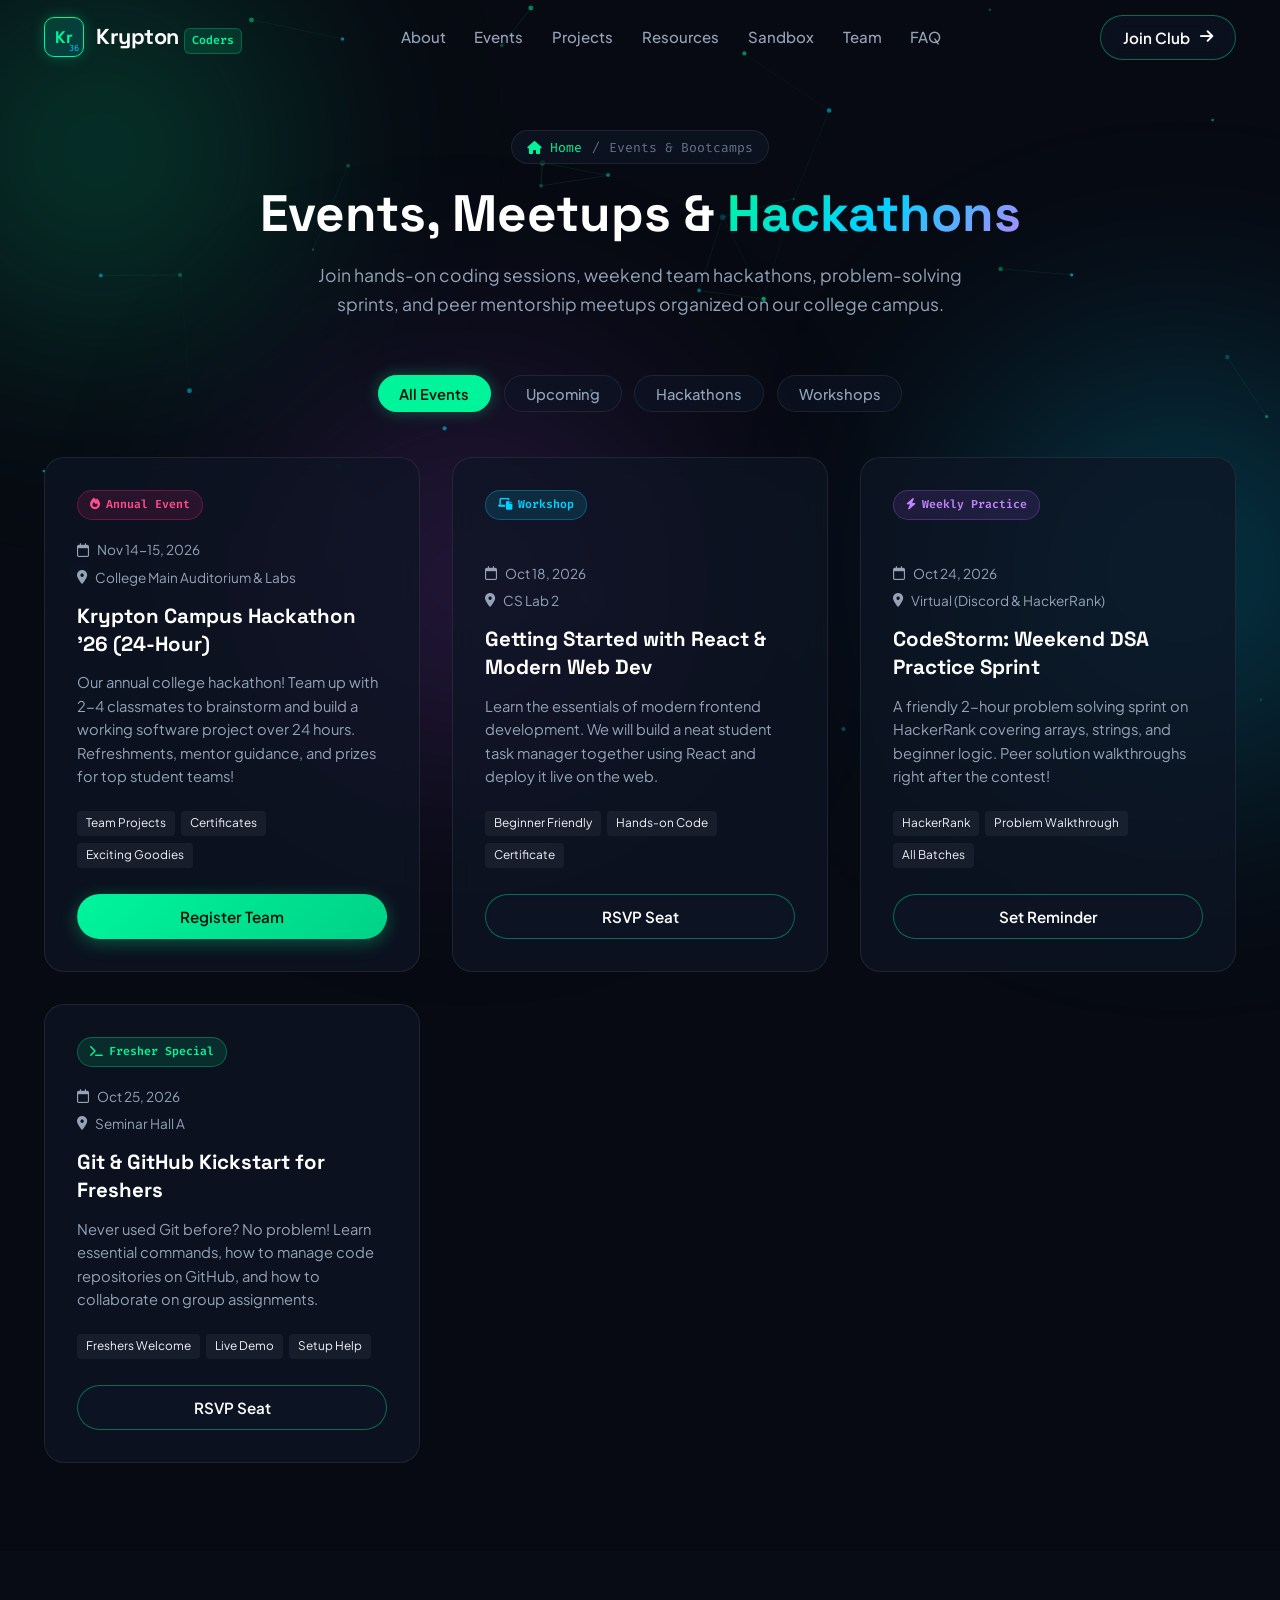
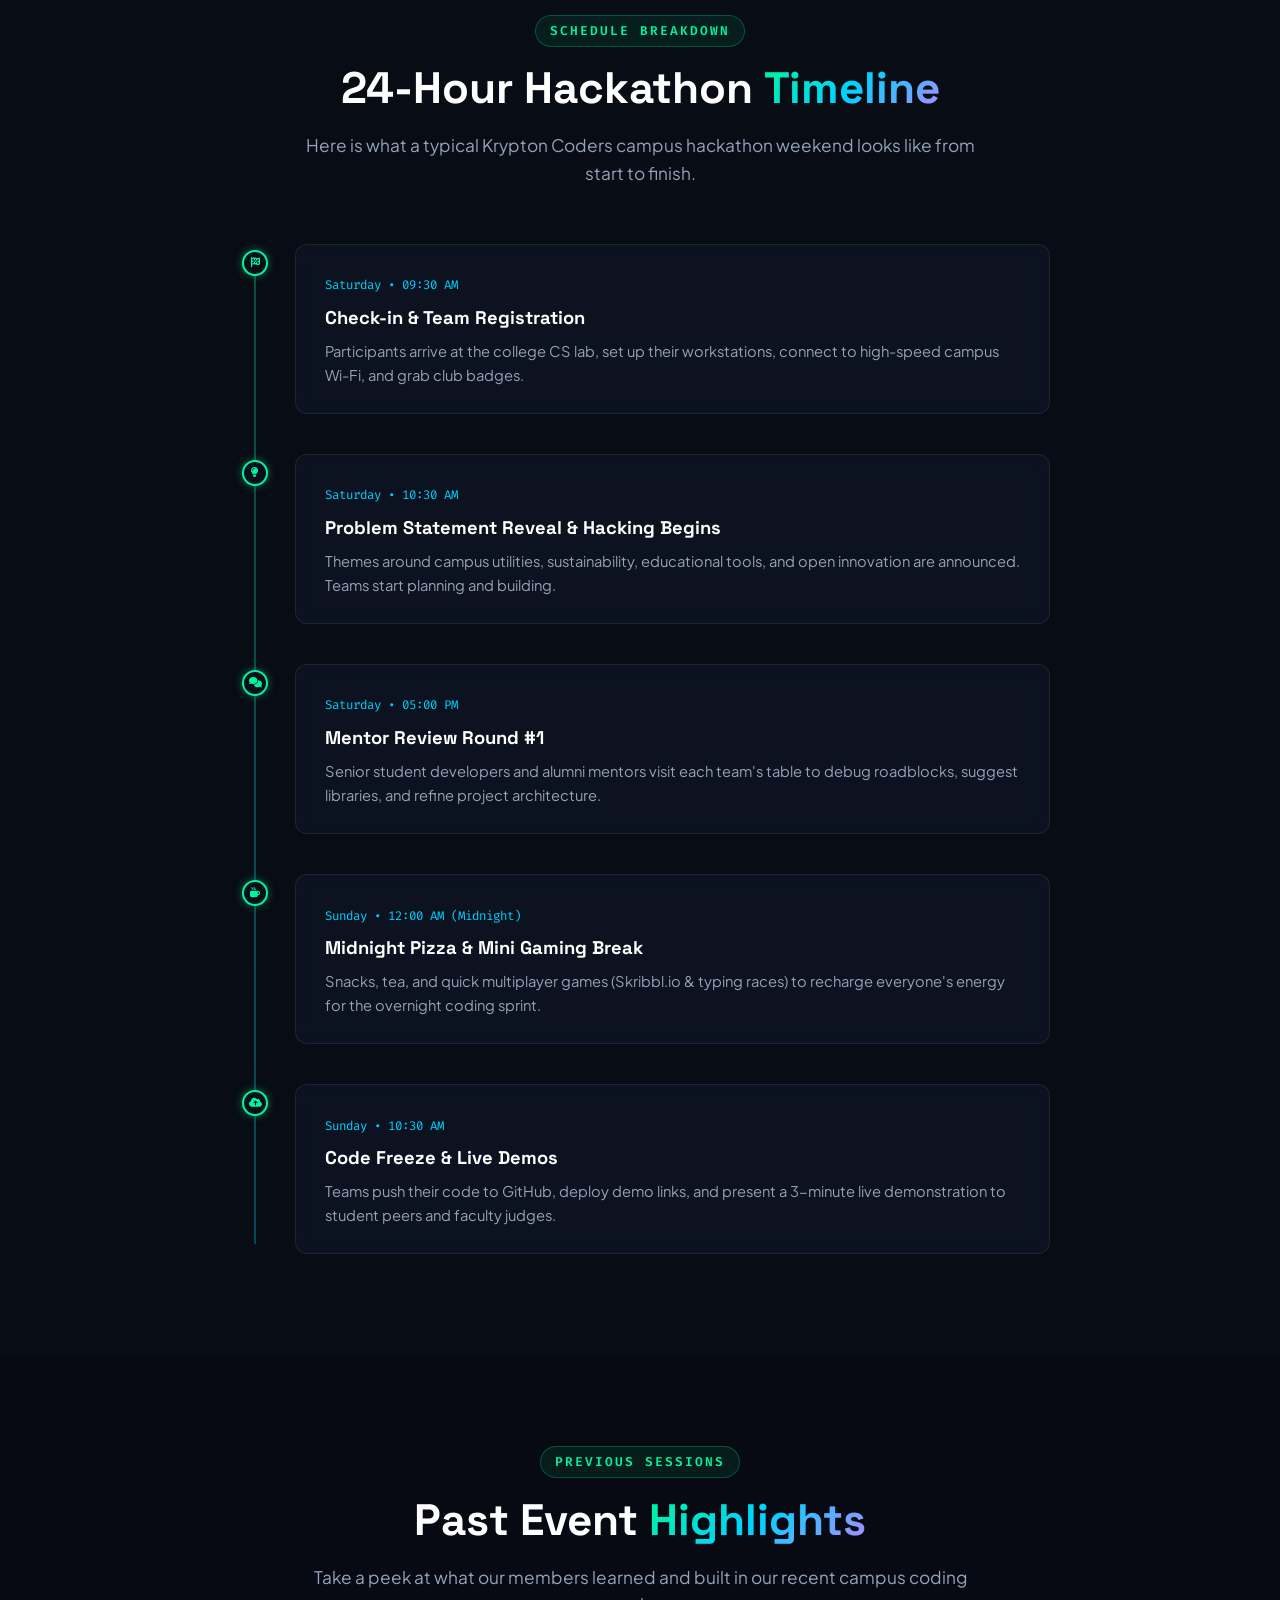
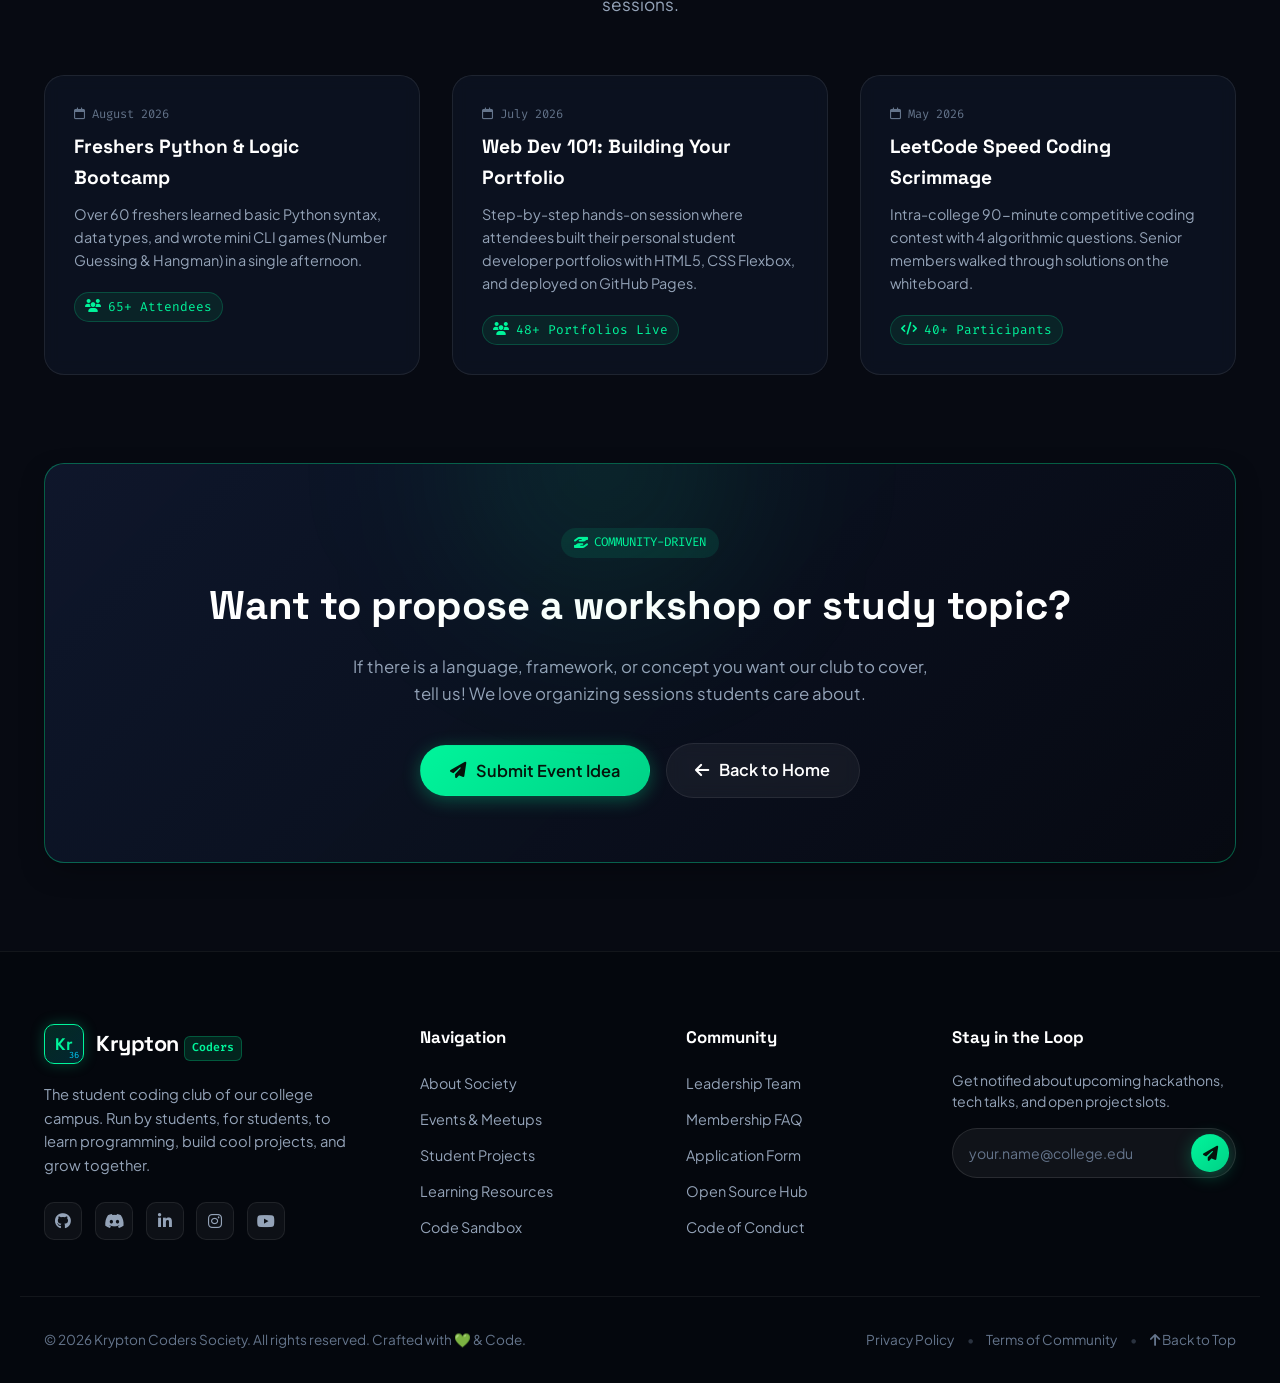
<file: events.html>
<!DOCTYPE html>
<html lang="en">
<head>
  <meta charset="UTF-8">
  <meta name="viewport" content="width=device-width, initial-scale=1.0">
  <meta name="description" content="Krypton Coders Events - Join campus hackathons, web development workshops, DSA sprints, and beginner coding meetups.">
  <meta name="keywords" content="Krypton Coders Events, college hackathon, coding workshops, student bootcamps, programming meetups">
  <meta name="theme-color" content="#0a0f1d">
  <title>Events & Hackathons | Krypton Coders</title>
  
  <!-- Google Fonts -->
  <link rel="preconnect" href="https://fonts.googleapis.com">
  <link rel="preconnect" href="https://fonts.gstatic.com" crossorigin>
  <link href="https://fonts.googleapis.com/css2?family=Fira+Code:wght@400;500;600&family=Plus+Jakarta+Sans:wght@300;400;500;600;700;800&family=Space+Grotesk:wght@500;700&display=swap" rel="stylesheet">
  
  <!-- Font Awesome Icons -->
  <link rel="stylesheet" href="https://cdnjs.cloudflare.com/ajax/libs/font-awesome/6.5.1/css/all.min.css">
  
  <!-- Stylesheet -->
  <link rel="stylesheet" href="style.css">
</head>
<body>
  <!-- Background Glow & Interactive Canvas -->
  <div class="glow-orb orb-1"></div>
  <div class="glow-orb orb-2"></div>
  <div class="glow-orb orb-3"></div>
  <canvas id="bg-canvas"></canvas>

  <!-- Navigation Bar -->
  <header class="site-header" id="navbar">
    <div class="container nav-container">
      <a href="index.html" class="logo-brand" id="logo-link">
        <div class="logo-symbol">
          <span class="element-symbol">Kr</span>
          <span class="element-number">36</span>
        </div>
        <div class="logo-text">
          <span class="logo-title">Krypton</span>
          <span class="logo-badge">Coders</span>
        </div>
      </a>

      <nav class="nav-menu" id="nav-menu">
        <ul class="nav-links">
          <li><a href="index.html#about" class="nav-link">About</a></li>
          <li><a href="events.html" class="nav-link active">Events</a></li>
          <li><a href="projects.html" class="nav-link">Projects</a></li>
          <li><a href="resources.html" class="nav-link">Resources</a></li>
          <li><a href="index.html#playground" class="nav-link">Sandbox</a></li>
          <li><a href="index.html#team" class="nav-link">Team</a></li>
          <li><a href="index.html#faq" class="nav-link">FAQ</a></li>
        </ul>
        <div class="nav-actions-mobile">
          <button class="btn btn-primary" id="mobile-join-btn">
            <i class="fa-solid fa-code-branch"></i> Join Club
          </button>
        </div>
      </nav>

      <div class="nav-actions">
        <button class="btn btn-outline-glow open-join-modal-btn" id="nav-join-btn">
          <span class="btn-text">Join Club</span>
          <i class="fa-solid fa-arrow-right"></i>
        </button>
        <button class="hamburger-btn" id="hamburger-btn" aria-label="Toggle navigation menu">
          <span class="bar"></span>
          <span class="bar"></span>
          <span class="bar"></span>
        </button>
      </div>
    </div>
  </header>

  <main>
    <!-- Page Header Banner -->
    <section class="page-header-section">
      <div class="container">
        <div class="breadcrumb-nav">
          <a href="index.html"><i class="fa-solid fa-house"></i> Home</a>
          <span>/</span>
          <span>Events & Bootcamps</span>
        </div>
        <h1 class="page-title">Events, Meetups & <span class="gradient-text">Hackathons</span></h1>
        <p class="page-desc">
          Join hands-on coding sessions, weekend team hackathons, problem-solving sprints, and peer mentorship meetups organized on our college campus.
        </p>
      </div>
    </section>

    <!-- Events Listing Section -->
    <section class="section" style="padding-top: 0;">
      <div class="container">
        <!-- Filter Tabs -->
        <div class="events-filter-bar">
          <button class="filter-tab active" data-filter="all">All Events</button>
          <button class="filter-tab" data-filter="upcoming">Upcoming</button>
          <button class="filter-tab" data-filter="hackathon">Hackathons</button>
          <button class="filter-tab" data-filter="workshop">Workshops</button>
        </div>

        <div class="events-grid" id="events-grid-container">
          <!-- Event 1 (Featured Upcoming) -->
          <div class="event-card upcoming hackathon" data-category="upcoming hackathon">
            <div class="event-status-badge"><i class="fa-solid fa-fire"></i> Annual Event</div>
            <div class="event-content">
              <div class="event-meta">
                <span class="event-date"><i class="fa-regular fa-calendar"></i> Nov 14-15, 2026</span>
                <span class="event-venue"><i class="fa-solid fa-location-dot"></i> College Main Auditorium & Labs</span>
              </div>
              <h3 class="event-title">Krypton Campus Hackathon '26 (24-Hour)</h3>
              <p class="event-description">
                Our annual college hackathon! Team up with 2-4 classmates to brainstorm and build a working software project over 24 hours. Refreshments, mentor guidance, and prizes for top student teams!
              </p>
              <div class="event-tags">
                <span>Team Projects</span>
                <span>Certificates</span>
                <span>Exciting Goodies</span>
              </div>
              <div class="event-action">
                <button class="btn btn-primary btn-block register-event-btn" data-event-name="Krypton Campus Hackathon '26">Register Team</button>
              </div>
            </div>
          </div>

          <!-- Event 2 (Upcoming Workshop) -->
          <div class="event-card upcoming workshop" data-category="upcoming workshop">
            <div class="event-status-badge badge-blue"><i class="fa-solid fa-laptop-file"></i> Workshop</div>
            <div class="event-content">
              <div class="event-meta">
                <span class="event-date"><i class="fa-regular fa-calendar"></i> Oct 18, 2026</span>
                <span class="event-venue"><i class="fa-solid fa-location-dot"></i> CS Lab 2</span>
              </div>
              <h3 class="event-title">Getting Started with React & Modern Web Dev</h3>
              <p class="event-description">
                Learn the essentials of modern frontend development. We will build a neat student task manager together using React and deploy it live on the web.
              </p>
              <div class="event-tags">
                <span>Beginner Friendly</span>
                <span>Hands-on Code</span>
                <span>Certificate</span>
              </div>
              <div class="event-action">
                <button class="btn btn-outline-glow btn-block register-event-btn" data-event-name="React Web Dev Workshop">RSVP Seat</button>
              </div>
            </div>
          </div>

          <!-- Event 3 (Hackathon / Contest) -->
          <div class="event-card hackathon" data-category="hackathon">
            <div class="event-status-badge badge-purple"><i class="fa-solid fa-bolt"></i> Weekly Practice</div>
            <div class="event-content">
              <div class="event-meta">
                <span class="event-date"><i class="fa-regular fa-calendar"></i> Oct 24, 2026</span>
                <span class="event-venue"><i class="fa-solid fa-location-dot"></i> Virtual (Discord & HackerRank)</span>
              </div>
              <h3 class="event-title">CodeStorm: Weekend DSA Practice Sprint</h3>
              <p class="event-description">
                A friendly 2-hour problem solving sprint on HackerRank covering arrays, strings, and beginner logic. Peer solution walkthroughs right after the contest!
              </p>
              <div class="event-tags">
                <span>HackerRank</span>
                <span>Problem Walkthrough</span>
                <span>All Batches</span>
              </div>
              <div class="event-action">
                <button class="btn btn-outline-glow btn-block register-event-btn" data-event-name="CodeStorm Weekend DSA Sprint">Set Reminder</button>
              </div>
            </div>
          </div>

          <!-- Event 4 (Workshop) -->
          <div class="event-card workshop" data-category="workshop">
            <div class="event-status-badge badge-cyan"><i class="fa-solid fa-terminal"></i> Fresher Special</div>
            <div class="event-content">
              <div class="event-meta">
                <span class="event-date"><i class="fa-regular fa-calendar"></i> Oct 25, 2026</span>
                <span class="event-venue"><i class="fa-solid fa-location-dot"></i> Seminar Hall A</span>
              </div>
              <h3 class="event-title">Git & GitHub Kickstart for Freshers</h3>
              <p class="event-description">
                Never used Git before? No problem! Learn essential commands, how to manage code repositories on GitHub, and how to collaborate on group assignments.
              </p>
              <div class="event-tags">
                <span>Freshers Welcome</span>
                <span>Live Demo</span>
                <span>Setup Help</span>
              </div>
              <div class="event-action">
                <button class="btn btn-outline-glow btn-block register-event-btn" data-event-name="Git & GitHub Kickstart">RSVP Seat</button>
              </div>
            </div>
          </div>
        </div>
      </div>
    </section>

    <!-- Hackathon Schedule Timeline -->
    <section class="section timeline-section" style="background: rgba(10, 15, 27, 0.4);">
      <div class="container">
        <div class="section-header text-center">
          <span class="section-tag">SCHEDULE BREAKDOWN</span>
          <h2 class="section-title">24-Hour Hackathon <span class="gradient-text">Timeline</span></h2>
          <p class="section-subtitle">Here is what a typical Krypton Coders campus hackathon weekend looks like from start to finish.</p>
        </div>

        <div class="timeline-container">
          <!-- Item 1 -->
          <div class="timeline-item">
            <div class="timeline-marker"><i class="fa-solid fa-flag-checkered"></i></div>
            <div class="timeline-card">
              <span class="timeline-time">Saturday • 09:30 AM</span>
              <h4>Check-in & Team Registration</h4>
              <p>Participants arrive at the college CS lab, set up their workstations, connect to high-speed campus Wi-Fi, and grab club badges.</p>
            </div>
          </div>

          <!-- Item 2 -->
          <div class="timeline-item">
            <div class="timeline-marker"><i class="fa-solid fa-lightbulb"></i></div>
            <div class="timeline-card">
              <span class="timeline-time">Saturday • 10:30 AM</span>
              <h4>Problem Statement Reveal & Hacking Begins</h4>
              <p>Themes around campus utilities, sustainability, educational tools, and open innovation are announced. Teams start planning and building.</p>
            </div>
          </div>

          <!-- Item 3 -->
          <div class="timeline-item">
            <div class="timeline-marker"><i class="fa-solid fa-comments"></i></div>
            <div class="timeline-card">
              <span class="timeline-time">Saturday • 05:00 PM</span>
              <h4>Mentor Review Round #1</h4>
              <p>Senior student developers and alumni mentors visit each team's table to debug roadblocks, suggest libraries, and refine project architecture.</p>
            </div>
          </div>

          <!-- Item 4 -->
          <div class="timeline-item">
            <div class="timeline-marker"><i class="fa-solid fa-mug-hot"></i></div>
            <div class="timeline-card">
              <span class="timeline-time">Sunday • 12:00 AM (Midnight)</span>
              <h4>Midnight Pizza & Mini Gaming Break</h4>
              <p>Snacks, tea, and quick multiplayer games (Skribbl.io & typing races) to recharge everyone's energy for the overnight coding sprint.</p>
            </div>
          </div>

          <!-- Item 5 -->
          <div class="timeline-item">
            <div class="timeline-marker"><i class="fa-solid fa-cloud-arrow-up"></i></div>
            <div class="timeline-card">
              <span class="timeline-time">Sunday • 10:30 AM</span>
              <h4>Code Freeze & Live Demos</h4>
              <p>Teams push their code to GitHub, deploy demo links, and present a 3-minute live demonstration to student peers and faculty judges.</p>
            </div>
          </div>
        </div>
      </div>
    </section>

    <!-- Past Events Recaps -->
    <section class="section">
      <div class="container">
        <div class="section-header text-center">
          <span class="section-tag">PREVIOUS SESSIONS</span>
          <h2 class="section-title">Past Event <span class="gradient-text">Highlights</span></h2>
          <p class="section-subtitle">Take a peek at what our members learned and built in our recent campus coding sessions.</p>
        </div>

        <div class="past-events-grid">
          <div class="recap-card">
            <div class="recap-date"><i class="fa-regular fa-calendar"></i> August 2026</div>
            <h3 class="recap-title">Freshers Python & Logic Bootcamp</h3>
            <p class="recap-desc">Over 60 freshers learned basic Python syntax, data types, and wrote mini CLI games (Number Guessing & Hangman) in a single afternoon.</p>
            <span class="recap-stat-badge"><i class="fa-solid fa-users"></i> 65+ Attendees</span>
          </div>

          <div class="recap-card">
            <div class="recap-date"><i class="fa-regular fa-calendar"></i> July 2026</div>
            <h3 class="recap-title">Web Dev 101: Building Your Portfolio</h3>
            <p class="recap-desc">Step-by-step hands-on session where attendees built their personal student developer portfolios with HTML5, CSS Flexbox, and deployed on GitHub Pages.</p>
            <span class="recap-stat-badge"><i class="fa-solid fa-users"></i> 48+ Portfolios Live</span>
          </div>

          <div class="recap-card">
            <div class="recap-date"><i class="fa-regular fa-calendar"></i> May 2026</div>
            <h3 class="recap-title">LeetCode Speed Coding Scrimmage</h3>
            <p class="recap-desc">Intra-college 90-minute competitive coding contest with 4 algorithmic questions. Senior members walked through solutions on the whiteboard.</p>
            <span class="recap-stat-badge"><i class="fa-solid fa-code"></i> 40+ Participants</span>
          </div>
        </div>
      </div>
    </section>

    <!-- Suggest an Event Banner -->
    <section class="section" style="padding-top: 0;">
      <div class="container">
        <div class="cta-banner">
          <div class="cta-glow"></div>
          <div class="cta-content">
            <span class="cta-tag"><i class="fa-solid fa-hand-holding-hand"></i> COMMUNITY-DRIVEN</span>
            <h2 class="cta-title">Want to propose a workshop or study topic?</h2>
            <p class="cta-desc">If there is a language, framework, or concept you want our club to cover, tell us! We love organizing sessions students care about.</p>
            <div class="cta-btns">
              <button class="btn btn-primary btn-lg open-join-modal-btn">
                <i class="fa-solid fa-paper-plane"></i> Submit Event Idea
              </button>
              <a href="index.html" class="btn btn-glass btn-lg">
                <i class="fa-solid fa-arrow-left"></i> Back to Home
              </a>
            </div>
          </div>
        </div>
      </div>
    </section>
  </main>

  <!-- Footer -->
  <footer class="site-footer">
    <div class="container footer-grid">
      <div class="footer-col brand-col">
        <a href="index.html" class="logo-brand">
          <div class="logo-symbol">
            <span class="element-symbol">Kr</span>
            <span class="element-number">36</span>
          </div>
          <div class="logo-text">
            <span class="logo-title">Krypton</span>
            <span class="logo-badge">Coders</span>
          </div>
        </a>
        <p class="footer-tagline">
          The student coding club of our college campus. Run by students, for students, to learn programming, build cool projects, and grow together.
        </p>
        <div class="footer-social-links">
          <a href="https://github.com" target="_blank" rel="noopener noreferrer" aria-label="GitHub"><i class="fa-brands fa-github"></i></a>
          <a href="https://discord.com" target="_blank" rel="noopener noreferrer" aria-label="Discord"><i class="fa-brands fa-discord"></i></a>
          <a href="https://linkedin.com" target="_blank" rel="noopener noreferrer" aria-label="LinkedIn"><i class="fa-brands fa-linkedin-in"></i></a>
          <a href="https://instagram.com" target="_blank" rel="noopener noreferrer" aria-label="Instagram"><i class="fa-brands fa-instagram"></i></a>
          <a href="https://youtube.com" target="_blank" rel="noopener noreferrer" aria-label="YouTube"><i class="fa-brands fa-youtube"></i></a>
        </div>
      </div>

      <div class="footer-col">
        <h4 class="footer-heading">Navigation</h4>
        <ul class="footer-links">
          <li><a href="index.html#about">About Society</a></li>
          <li><a href="events.html">Events & Meetups</a></li>
          <li><a href="projects.html">Student Projects</a></li>
          <li><a href="resources.html">Learning Resources</a></li>
          <li><a href="index.html#playground">Code Sandbox</a></li>
        </ul>
      </div>

      <div class="footer-col">
        <h4 class="footer-heading">Community</h4>
        <ul class="footer-links">
          <li><a href="index.html#team">Leadership Team</a></li>
          <li><a href="index.html#faq">Membership FAQ</a></li>
          <li><a href="#" class="open-join-modal-btn">Application Form</a></li>
          <li><a href="https://github.com" target="_blank">Open Source Hub</a></li>
          <li><a href="#">Code of Conduct</a></li>
        </ul>
      </div>

      <div class="footer-col newsletter-col">
        <h4 class="footer-heading">Stay in the Loop</h4>
        <p class="newsletter-sub">Get notified about upcoming hackathons, tech talks, and open project slots.</p>
        <form class="newsletter-form" id="newsletter-form">
          <div class="input-with-btn">
            <input type="email" placeholder="your.name@college.edu" required id="newsletter-email" aria-label="College Email">
            <button type="submit" class="btn btn-primary" id="newsletter-submit"><i class="fa-solid fa-paper-plane"></i></button>
          </div>
        </form>
      </div>
    </div>

    <div class="container footer-bottom">
      <p>&copy; 2026 Krypton Coders Society. All rights reserved. Crafted with 💚 &amp; Code.</p>
      <div class="footer-bottom-links">
        <a href="#">Privacy Policy</a>
        <span class="dot-sep">•</span>
        <a href="#">Terms of Community</a>
        <span class="dot-sep">•</span>
        <a href="#navbar" id="back-to-top-btn"><i class="fa-solid fa-arrow-up"></i> Back to Top</a>
      </div>
    </div>
  </footer>

  <!-- Join Club Modal Form -->
  <div class="modal-overlay" id="join-modal" aria-hidden="true" role="dialog" aria-labelledby="modal-title">
    <div class="modal-window">
      <button class="modal-close-btn" id="modal-close-btn" aria-label="Close modal">&times;</button>
      
      <div class="modal-header">
        <div class="modal-icon-badge">
          <i class="fa-solid fa-rocket"></i>
        </div>
        <h3 id="modal-title" class="modal-title">Apply to <span class="gradient-text">Krypton Coders</span></h3>
        <p class="modal-sub">Fill out the details below. Our team reviews all applications within 48 hours.</p>
      </div>

      <form id="join-form" class="join-form" novalidate>
        <div class="form-group-row">
          <div class="form-group">
            <label for="applicant-name">Full Name <span class="req">*</span></label>
            <input type="text" id="applicant-name" placeholder="e.g. Alex Morgan" required>
            <span class="form-error-msg" id="name-error">Please enter your name</span>
          </div>

          <div class="form-group">
            <label for="applicant-email">College Email <span class="req">*</span></label>
            <input type="email" id="applicant-email" placeholder="student@college.edu" required>
            <span class="form-error-msg" id="email-error">Please enter a valid email address</span>
          </div>
        </div>

        <div class="form-group-row">
          <div class="form-group">
            <label for="applicant-year">Year of Study <span class="req">*</span></label>
            <select id="applicant-year" required>
              <option value="" disabled selected>Select Year</option>
              <option value="1">1st Year (Freshman)</option>
              <option value="2">2nd Year (Sophomore)</option>
              <option value="3">3rd Year (Junior)</option>
              <option value="4">4th Year (Senior)</option>
              <option value="postgrad">Postgraduate / Masters</option>
            </select>
            <span class="form-error-msg" id="year-error">Please select your year</span>
          </div>

          <div class="form-group">
            <label for="applicant-domain">Primary Domain Interest <span class="req">*</span></label>
            <select id="applicant-domain" required>
              <option value="" disabled selected>Select Track</option>
              <option value="web">Full-Stack Web & Mobile</option>
              <option value="ai">AI / ML & Data Science</option>
              <option value="cp">Competitive Programming & DSA</option>
              <option value="cloud">Cloud Computing & DevOps</option>
              <option value="web3">Web3 & Blockchain</option>
              <option value="oss">Open Source & Git</option>
            </select>
            <span class="form-error-msg" id="domain-error">Please choose a domain</span>
          </div>
        </div>

        <div class="form-group">
          <label for="applicant-github">GitHub / Portfolio URL (Optional)</label>
          <input type="url" id="applicant-github" placeholder="https://github.com/username">
        </div>

        <div class="form-group">
          <label for="applicant-reason">What excites you about Krypton Coders?</label>
          <textarea id="applicant-reason" rows="3" placeholder="Tell us about your interests, recent projects, or what you'd like to build..."></textarea>
        </div>

        <button type="submit" class="btn btn-primary btn-block btn-lg" id="submit-application-btn">
          <span class="btn-text">Submit Application</span>
          <i class="fa-solid fa-paper-plane"></i>
        </button>
      </form>
    </div>
  </div>

  <!-- Toast Notification Container -->
  <div class="toast-container" id="toast-container" aria-live="polite"></div>

  <!-- JavaScript -->
  <script src="script.js"></script>
</body>
</html>
</file>
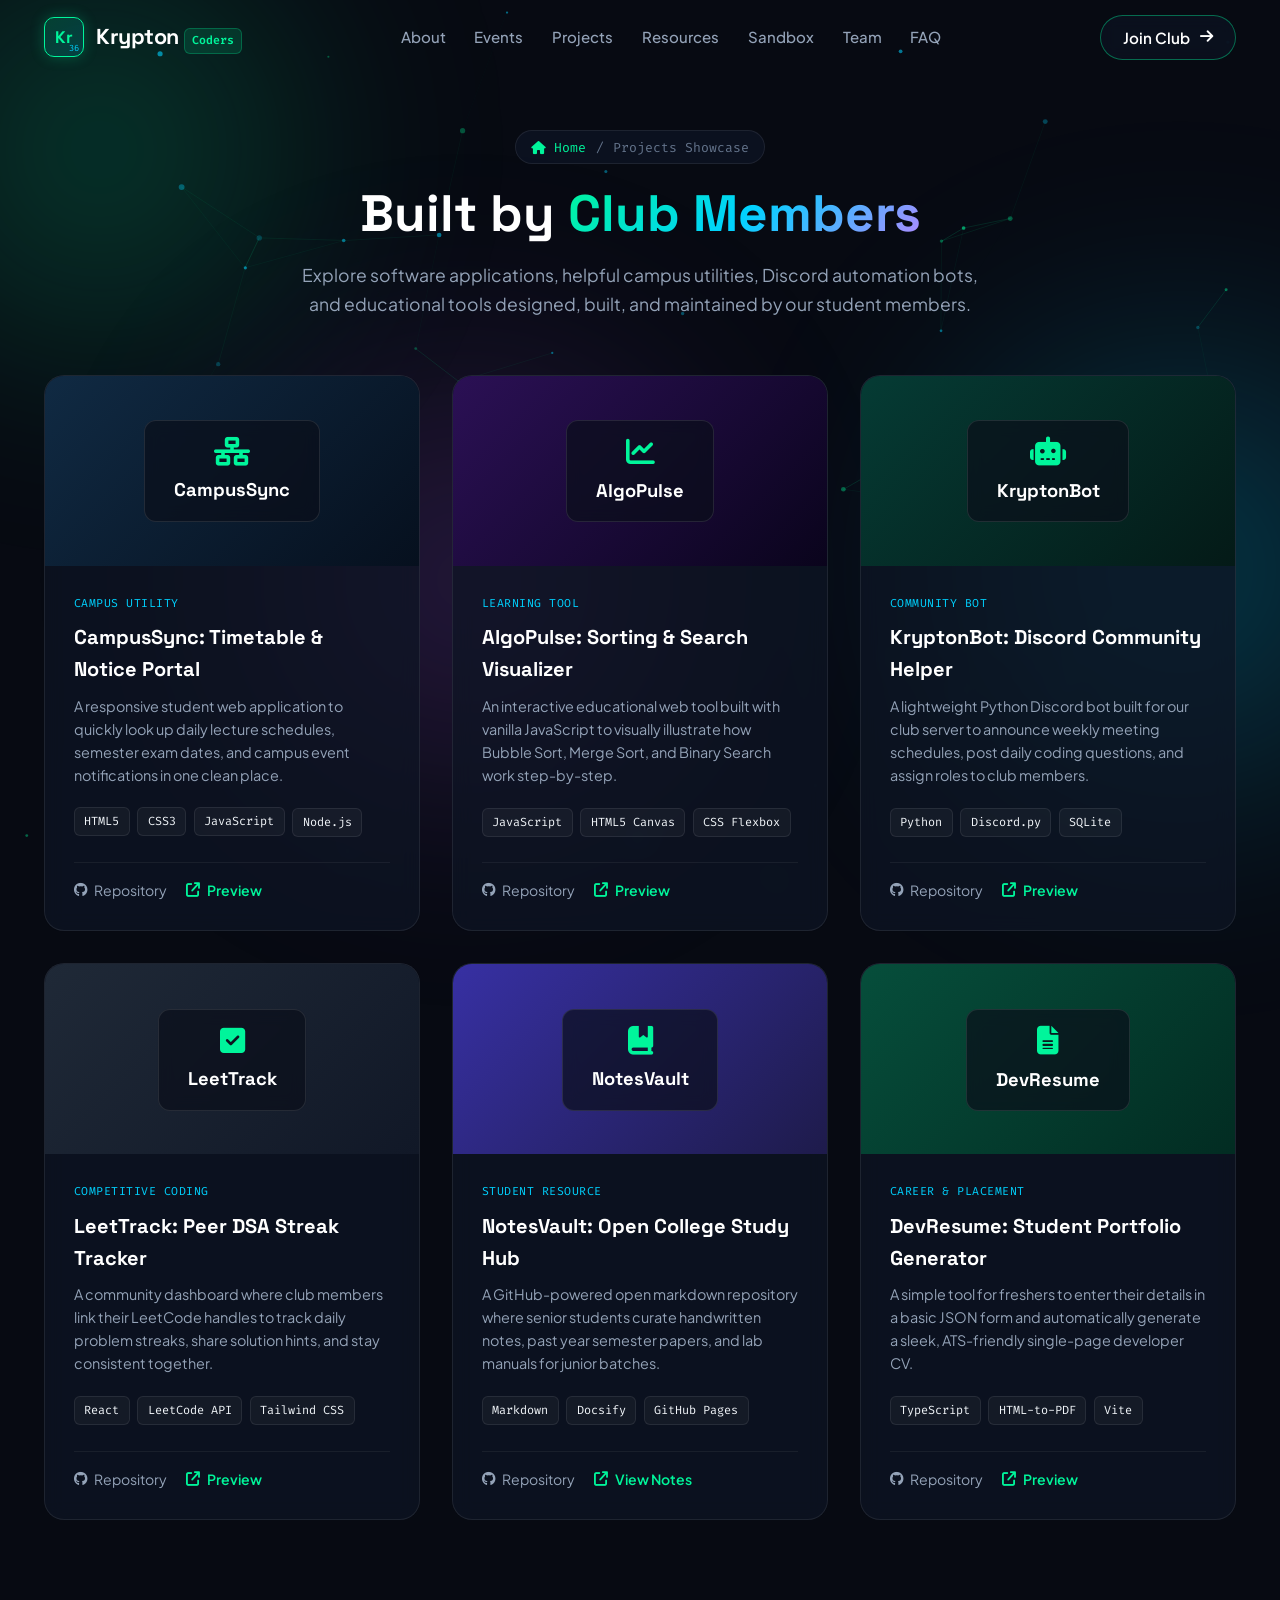
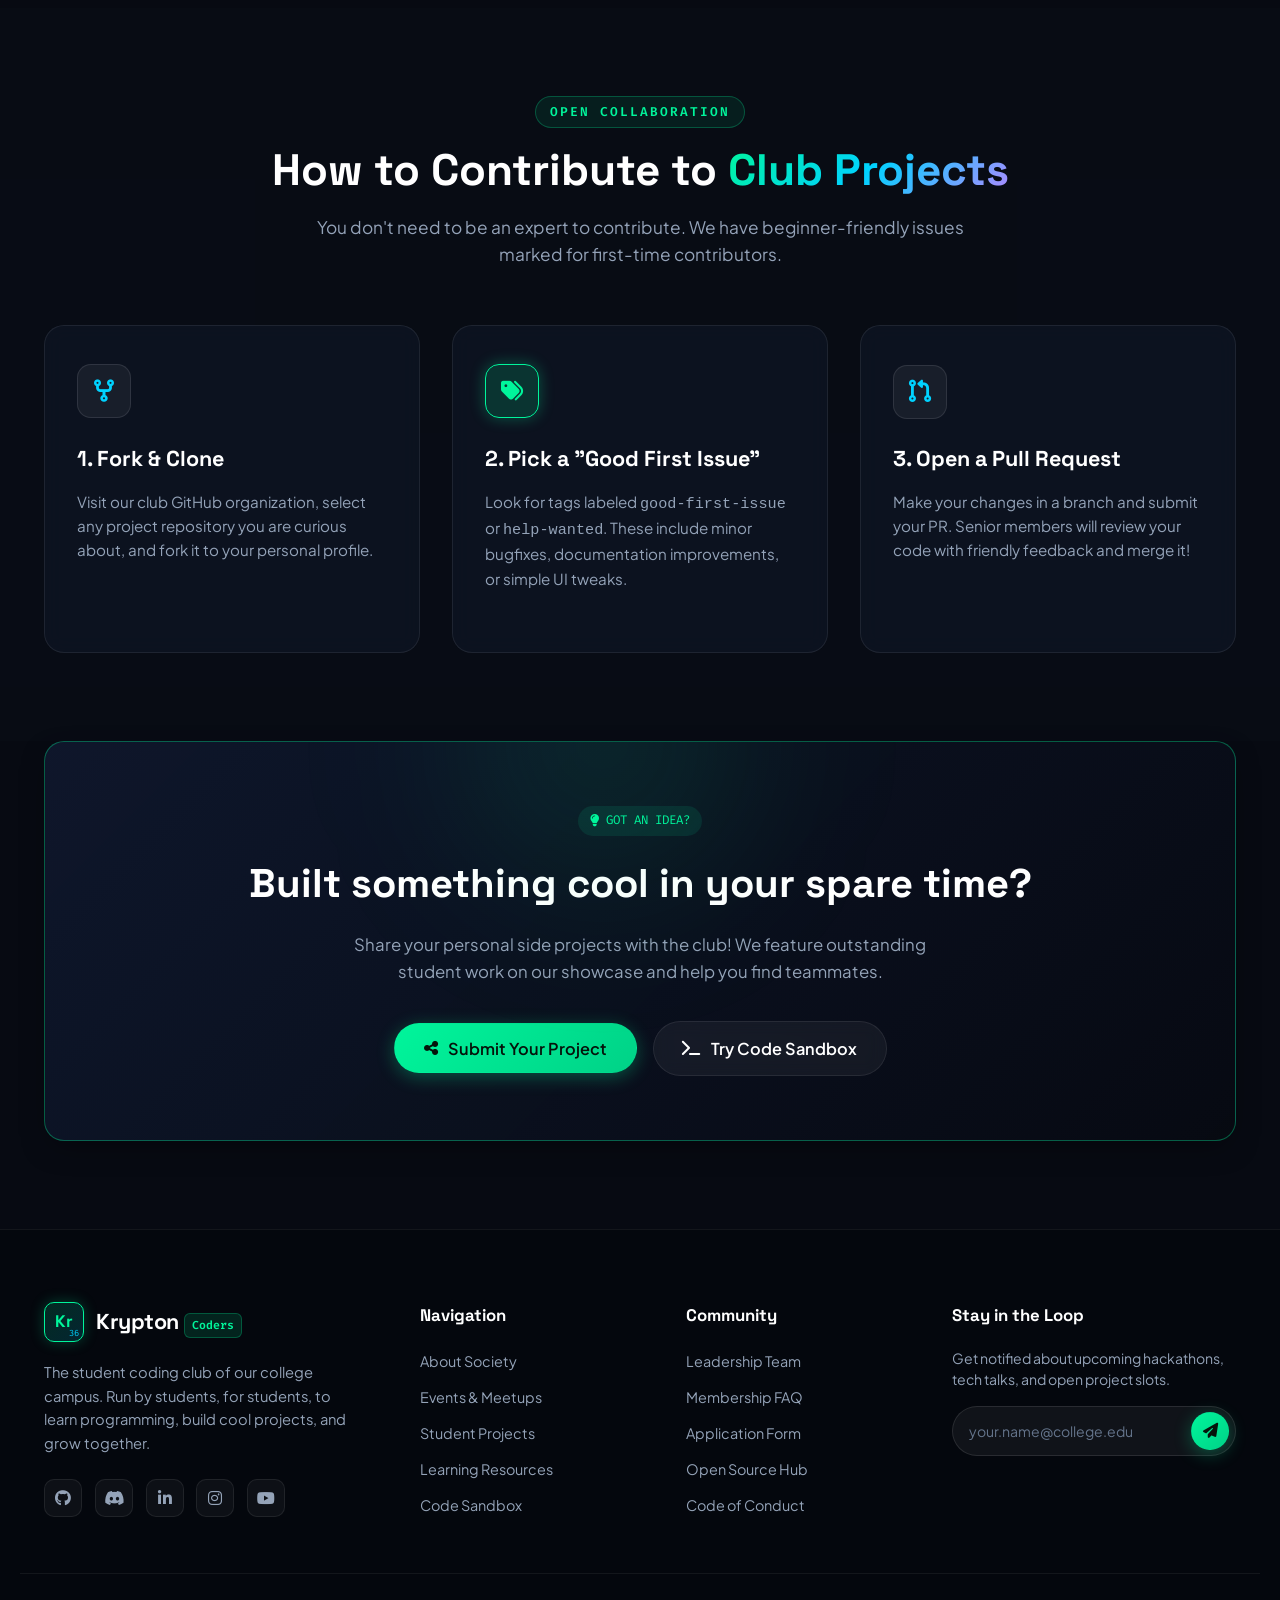
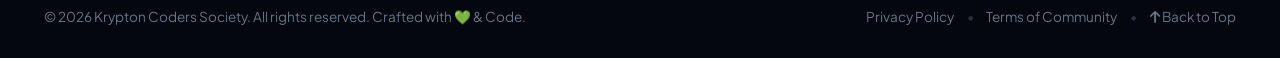
<file: projects.html>
<!DOCTYPE html>
<html lang="en">
<head>
  <meta charset="UTF-8">
  <meta name="viewport" content="width=device-width, initial-scale=1.0">
  <meta name="description" content="Krypton Coders Student Projects - Discover open-source campus tools, web applications, algorithms visualizers, and bots built by college club members.">
  <meta name="keywords" content="Krypton Coders Projects, college student projects, open source campus, web apps, python bots, algorithms visualizer">
  <meta name="theme-color" content="#0a0f1d">
  <title>Student Projects | Krypton Coders</title>
  
  <!-- Google Fonts -->
  <link rel="preconnect" href="https://fonts.googleapis.com">
  <link rel="preconnect" href="https://fonts.gstatic.com" crossorigin>
  <link href="https://fonts.googleapis.com/css2?family=Fira+Code:wght@400;500;600&family=Plus+Jakarta+Sans:wght@300;400;500;600;700;800&family=Space+Grotesk:wght@500;700&display=swap" rel="stylesheet">
  
  <!-- Font Awesome Icons -->
  <link rel="stylesheet" href="https://cdnjs.cloudflare.com/ajax/libs/font-awesome/6.5.1/css/all.min.css">
  
  <!-- Stylesheet -->
  <link rel="stylesheet" href="style.css">
</head>
<body>
  <!-- Background Glow & Interactive Canvas -->
  <div class="glow-orb orb-1"></div>
  <div class="glow-orb orb-2"></div>
  <div class="glow-orb orb-3"></div>
  <canvas id="bg-canvas"></canvas>

  <!-- Navigation Bar -->
  <header class="site-header" id="navbar">
    <div class="container nav-container">
      <a href="index.html" class="logo-brand" id="logo-link">
        <div class="logo-symbol">
          <span class="element-symbol">Kr</span>
          <span class="element-number">36</span>
        </div>
        <div class="logo-text">
          <span class="logo-title">Krypton</span>
          <span class="logo-badge">Coders</span>
        </div>
      </a>

      <nav class="nav-menu" id="nav-menu">
        <ul class="nav-links">
          <li><a href="index.html#about" class="nav-link">About</a></li>
          <li><a href="events.html" class="nav-link">Events</a></li>
          <li><a href="projects.html" class="nav-link active">Projects</a></li>
          <li><a href="resources.html" class="nav-link">Resources</a></li>
          <li><a href="index.html#playground" class="nav-link">Sandbox</a></li>
          <li><a href="index.html#team" class="nav-link">Team</a></li>
          <li><a href="index.html#faq" class="nav-link">FAQ</a></li>
        </ul>
        <div class="nav-actions-mobile">
          <button class="btn btn-primary" id="mobile-join-btn">
            <i class="fa-solid fa-code-branch"></i> Join Club
          </button>
        </div>
      </nav>

      <div class="nav-actions">
        <button class="btn btn-outline-glow open-join-modal-btn" id="nav-join-btn">
          <span class="btn-text">Join Club</span>
          <i class="fa-solid fa-arrow-right"></i>
        </button>
        <button class="hamburger-btn" id="hamburger-btn" aria-label="Toggle navigation menu">
          <span class="bar"></span>
          <span class="bar"></span>
          <span class="bar"></span>
        </button>
      </div>
    </div>
  </header>

  <main>
    <!-- Page Header Banner -->
    <section class="page-header-section">
      <div class="container">
        <div class="breadcrumb-nav">
          <a href="index.html"><i class="fa-solid fa-house"></i> Home</a>
          <span>/</span>
          <span>Projects Showcase</span>
        </div>
        <h1 class="page-title">Built by <span class="gradient-text">Club Members</span></h1>
        <p class="page-desc">
          Explore software applications, helpful campus utilities, Discord automation bots, and educational tools designed, built, and maintained by our student members.
        </p>
      </div>
    </section>

    <!-- Projects Grid Section -->
    <section class="section" style="padding-top: 0;">
      <div class="container">
        <div class="projects-grid">
          <!-- Project 1 -->
          <div class="project-card">
            <div class="project-image-box">
              <div class="project-mockup campus-mesh-bg">
                <div class="mockup-code-overlay">
                  <i class="fa-solid fa-network-wired"></i>
                  <span>CampusSync</span>
                </div>
              </div>
            </div>
            <div class="project-body">
              <div class="project-badge">Campus Utility</div>
              <h3 class="project-title">CampusSync: Timetable & Notice Portal</h3>
              <p class="project-desc">A responsive student web application to quickly look up daily lecture schedules, semester exam dates, and campus event notifications in one clean place.</p>
              <div class="tech-tags">
                <span>HTML5</span>
                <span>CSS3</span>
                <span>JavaScript</span>
                <span>Node.js</span>
              </div>
              <div class="project-links">
                <a href="https://github.com" target="_blank" rel="noopener noreferrer" class="proj-link"><i class="fa-brands fa-github"></i> Repository</a>
                <a href="index.html#playground" class="proj-link live"><i class="fa-solid fa-arrow-up-right-from-square"></i> Preview</a>
              </div>
            </div>
          </div>

          <!-- Project 2 -->
          <div class="project-card">
            <div class="project-image-box">
              <div class="project-mockup algo-viz-bg">
                <div class="mockup-code-overlay">
                  <i class="fa-solid fa-chart-line"></i>
                  <span>AlgoPulse</span>
                </div>
              </div>
            </div>
            <div class="project-body">
              <div class="project-badge">Learning Tool</div>
              <h3 class="project-title">AlgoPulse: Sorting & Search Visualizer</h3>
              <p class="project-desc">An interactive educational web tool built with vanilla JavaScript to visually illustrate how Bubble Sort, Merge Sort, and Binary Search work step-by-step.</p>
              <div class="tech-tags">
                <span>JavaScript</span>
                <span>HTML5 Canvas</span>
                <span>CSS Flexbox</span>
              </div>
              <div class="project-links">
                <a href="https://github.com" target="_blank" rel="noopener noreferrer" class="proj-link"><i class="fa-brands fa-github"></i> Repository</a>
                <a href="index.html#playground" class="proj-link live"><i class="fa-solid fa-arrow-up-right-from-square"></i> Preview</a>
              </div>
            </div>
          </div>

          <!-- Project 3 -->
          <div class="project-card">
            <div class="project-image-box">
              <div class="project-mockup bot-mesh-bg">
                <div class="mockup-code-overlay">
                  <i class="fa-solid fa-robot"></i>
                  <span>KryptonBot</span>
                </div>
              </div>
            </div>
            <div class="project-body">
              <div class="project-badge">Community Bot</div>
              <h3 class="project-title">KryptonBot: Discord Community Helper</h3>
              <p class="project-desc">A lightweight Python Discord bot built for our club server to announce weekly meeting schedules, post daily coding questions, and assign roles to club members.</p>
              <div class="tech-tags">
                <span>Python</span>
                <span>Discord.py</span>
                <span>SQLite</span>
              </div>
              <div class="project-links">
                <a href="https://github.com" target="_blank" rel="noopener noreferrer" class="proj-link"><i class="fa-brands fa-github"></i> Repository</a>
                <a href="index.html#playground" class="proj-link live"><i class="fa-solid fa-arrow-up-right-from-square"></i> Preview</a>
              </div>
            </div>
          </div>

          <!-- Project 4 -->
          <div class="project-card">
            <div class="project-image-box">
              <div class="project-mockup campus-mesh-bg" style="background: linear-gradient(135deg, #1f2937 0%, #111827 100%);">
                <div class="mockup-code-overlay">
                  <i class="fa-solid fa-square-check"></i>
                  <span>LeetTrack</span>
                </div>
              </div>
            </div>
            <div class="project-body">
              <div class="project-badge">Competitive Coding</div>
              <h3 class="project-title">LeetTrack: Peer DSA Streak Tracker</h3>
              <p class="project-desc">A community dashboard where club members link their LeetCode handles to track daily problem streaks, share solution hints, and stay consistent together.</p>
              <div class="tech-tags">
                <span>React</span>
                <span>LeetCode API</span>
                <span>Tailwind CSS</span>
              </div>
              <div class="project-links">
                <a href="https://github.com" target="_blank" rel="noopener noreferrer" class="proj-link"><i class="fa-brands fa-github"></i> Repository</a>
                <a href="index.html#playground" class="proj-link live"><i class="fa-solid fa-arrow-up-right-from-square"></i> Preview</a>
              </div>
            </div>
          </div>

          <!-- Project 5 -->
          <div class="project-card">
            <div class="project-image-box">
              <div class="project-mockup algo-viz-bg" style="background: linear-gradient(135deg, #3730a3 0%, #1e1b4b 100%);">
                <div class="mockup-code-overlay">
                  <i class="fa-solid fa-book-bookmark"></i>
                  <span>NotesVault</span>
                </div>
              </div>
            </div>
            <div class="project-body">
              <div class="project-badge">Student Resource</div>
              <h3 class="project-title">NotesVault: Open College Study Hub</h3>
              <p class="project-desc">A GitHub-powered open markdown repository where senior students curate handwritten notes, past year semester papers, and lab manuals for junior batches.</p>
              <div class="tech-tags">
                <span>Markdown</span>
                <span>Docsify</span>
                <span>GitHub Pages</span>
              </div>
              <div class="project-links">
                <a href="https://github.com" target="_blank" rel="noopener noreferrer" class="proj-link"><i class="fa-brands fa-github"></i> Repository</a>
                <a href="resources.html" class="proj-link live"><i class="fa-solid fa-arrow-up-right-from-square"></i> View Notes</a>
              </div>
            </div>
          </div>

          <!-- Project 6 -->
          <div class="project-card">
            <div class="project-image-box">
              <div class="project-mockup bot-mesh-bg" style="background: linear-gradient(135deg, #064e3b 0%, #022c22 100%);">
                <div class="mockup-code-overlay">
                  <i class="fa-solid fa-file-lines"></i>
                  <span>DevResume</span>
                </div>
              </div>
            </div>
            <div class="project-body">
              <div class="project-badge">Career & Placement</div>
              <h3 class="project-title">DevResume: Student Portfolio Generator</h3>
              <p class="project-desc">A simple tool for freshers to enter their details in a basic JSON form and automatically generate a sleek, ATS-friendly single-page developer CV.</p>
              <div class="tech-tags">
                <span>TypeScript</span>
                <span>HTML-to-PDF</span>
                <span>Vite</span>
              </div>
              <div class="project-links">
                <a href="https://github.com" target="_blank" rel="noopener noreferrer" class="proj-link"><i class="fa-brands fa-github"></i> Repository</a>
                <a href="index.html#playground" class="proj-link live"><i class="fa-solid fa-arrow-up-right-from-square"></i> Preview</a>
              </div>
            </div>
          </div>
        </div>
      </div>
    </section>

    <!-- How to Contribute Section -->
    <section class="section" style="background: rgba(10, 15, 27, 0.4);">
      <div class="container">
        <div class="section-header text-center">
          <span class="section-tag">OPEN COLLABORATION</span>
          <h2 class="section-title">How to Contribute to <span class="gradient-text">Club Projects</span></h2>
          <p class="section-subtitle">You don't need to be an expert to contribute. We have beginner-friendly issues marked for first-time contributors.</p>
        </div>

        <div class="pillars-grid">
          <div class="pillar-card">
            <div class="pillar-icon-box">
              <i class="fa-solid fa-code-fork"></i>
            </div>
            <h3>1. Fork & Clone</h3>
            <p>Visit our club GitHub organization, select any project repository you are curious about, and fork it to your personal profile.</p>
          </div>

          <div class="pillar-card">
            <div class="pillar-icon-box highlight">
              <i class="fa-solid fa-tags"></i>
            </div>
            <h3>2. Pick a "Good First Issue"</h3>
            <p>Look for tags labeled <code>good-first-issue</code> or <code>help-wanted</code>. These include minor bugfixes, documentation improvements, or simple UI tweaks.</p>
          </div>

          <div class="pillar-card">
            <div class="pillar-icon-box">
              <i class="fa-solid fa-code-pull-request"></i>
            </div>
            <h3>3. Open a Pull Request</h3>
            <p>Make your changes in a branch and submit your PR. Senior members will review your code with friendly feedback and merge it!</p>
          </div>
        </div>
      </div>
    </section>

    <!-- Submit Project Banner -->
    <section class="section" style="padding-top: 0;">
      <div class="container">
        <div class="cta-banner">
          <div class="cta-glow"></div>
          <div class="cta-content">
            <span class="cta-tag"><i class="fa-solid fa-lightbulb"></i> GOT AN IDEA?</span>
            <h2 class="cta-title">Built something cool in your spare time?</h2>
            <p class="cta-desc">Share your personal side projects with the club! We feature outstanding student work on our showcase and help you find teammates.</p>
            <div class="cta-btns">
              <button class="btn btn-primary btn-lg open-join-modal-btn">
                <i class="fa-solid fa-share-nodes"></i> Submit Your Project
              </button>
              <a href="index.html#playground" class="btn btn-glass btn-lg">
                <i class="fa-solid fa-terminal"></i> Try Code Sandbox
              </a>
            </div>
          </div>
        </div>
      </div>
    </section>
  </main>

  <!-- Footer -->
  <footer class="site-footer">
    <div class="container footer-grid">
      <div class="footer-col brand-col">
        <a href="index.html" class="logo-brand">
          <div class="logo-symbol">
            <span class="element-symbol">Kr</span>
            <span class="element-number">36</span>
          </div>
          <div class="logo-text">
            <span class="logo-title">Krypton</span>
            <span class="logo-badge">Coders</span>
          </div>
        </a>
        <p class="footer-tagline">
          The student coding club of our college campus. Run by students, for students, to learn programming, build cool projects, and grow together.
        </p>
        <div class="footer-social-links">
          <a href="https://github.com" target="_blank" rel="noopener noreferrer" aria-label="GitHub"><i class="fa-brands fa-github"></i></a>
          <a href="https://discord.com" target="_blank" rel="noopener noreferrer" aria-label="Discord"><i class="fa-brands fa-discord"></i></a>
          <a href="https://linkedin.com" target="_blank" rel="noopener noreferrer" aria-label="LinkedIn"><i class="fa-brands fa-linkedin-in"></i></a>
          <a href="https://instagram.com" target="_blank" rel="noopener noreferrer" aria-label="Instagram"><i class="fa-brands fa-instagram"></i></a>
          <a href="https://youtube.com" target="_blank" rel="noopener noreferrer" aria-label="YouTube"><i class="fa-brands fa-youtube"></i></a>
        </div>
      </div>

      <div class="footer-col">
        <h4 class="footer-heading">Navigation</h4>
        <ul class="footer-links">
          <li><a href="index.html#about">About Society</a></li>
          <li><a href="events.html">Events & Meetups</a></li>
          <li><a href="projects.html">Student Projects</a></li>
          <li><a href="resources.html">Learning Resources</a></li>
          <li><a href="index.html#playground">Code Sandbox</a></li>
        </ul>
      </div>

      <div class="footer-col">
        <h4 class="footer-heading">Community</h4>
        <ul class="footer-links">
          <li><a href="index.html#team">Leadership Team</a></li>
          <li><a href="index.html#faq">Membership FAQ</a></li>
          <li><a href="#" class="open-join-modal-btn">Application Form</a></li>
          <li><a href="https://github.com" target="_blank">Open Source Hub</a></li>
          <li><a href="#">Code of Conduct</a></li>
        </ul>
      </div>

      <div class="footer-col newsletter-col">
        <h4 class="footer-heading">Stay in the Loop</h4>
        <p class="newsletter-sub">Get notified about upcoming hackathons, tech talks, and open project slots.</p>
        <form class="newsletter-form" id="newsletter-form">
          <div class="input-with-btn">
            <input type="email" placeholder="your.name@college.edu" required id="newsletter-email" aria-label="College Email">
            <button type="submit" class="btn btn-primary" id="newsletter-submit"><i class="fa-solid fa-paper-plane"></i></button>
          </div>
        </form>
      </div>
    </div>

    <div class="container footer-bottom">
      <p>&copy; 2026 Krypton Coders Society. All rights reserved. Crafted with 💚 &amp; Code.</p>
      <div class="footer-bottom-links">
        <a href="#">Privacy Policy</a>
        <span class="dot-sep">•</span>
        <a href="#">Terms of Community</a>
        <span class="dot-sep">•</span>
        <a href="#navbar" id="back-to-top-btn"><i class="fa-solid fa-arrow-up"></i> Back to Top</a>
      </div>
    </div>
  </footer>

  <!-- Join Club Modal Form -->
  <div class="modal-overlay" id="join-modal" aria-hidden="true" role="dialog" aria-labelledby="modal-title">
    <div class="modal-window">
      <button class="modal-close-btn" id="modal-close-btn" aria-label="Close modal">&times;</button>
      
      <div class="modal-header">
        <div class="modal-icon-badge">
          <i class="fa-solid fa-rocket"></i>
        </div>
        <h3 id="modal-title" class="modal-title">Apply to <span class="gradient-text">Krypton Coders</span></h3>
        <p class="modal-sub">Fill out the details below. Our team reviews all applications within 48 hours.</p>
      </div>

      <form id="join-form" class="join-form" novalidate>
        <div class="form-group-row">
          <div class="form-group">
            <label for="applicant-name">Full Name <span class="req">*</span></label>
            <input type="text" id="applicant-name" placeholder="e.g. Alex Morgan" required>
            <span class="form-error-msg" id="name-error">Please enter your name</span>
          </div>

          <div class="form-group">
            <label for="applicant-email">College Email <span class="req">*</span></label>
            <input type="email" id="applicant-email" placeholder="student@college.edu" required>
            <span class="form-error-msg" id="email-error">Please enter a valid email address</span>
          </div>
        </div>

        <div class="form-group-row">
          <div class="form-group">
            <label for="applicant-year">Year of Study <span class="req">*</span></label>
            <select id="applicant-year" required>
              <option value="" disabled selected>Select Year</option>
              <option value="1">1st Year (Freshman)</option>
              <option value="2">2nd Year (Sophomore)</option>
              <option value="3">3rd Year (Junior)</option>
              <option value="4">4th Year (Senior)</option>
              <option value="postgrad">Postgraduate / Masters</option>
            </select>
            <span class="form-error-msg" id="year-error">Please select your year</span>
          </div>

          <div class="form-group">
            <label for="applicant-domain">Primary Domain Interest <span class="req">*</span></label>
            <select id="applicant-domain" required>
              <option value="" disabled selected>Select Track</option>
              <option value="web">Full-Stack Web & Mobile</option>
              <option value="ai">AI / ML & Data Science</option>
              <option value="cp">Competitive Programming & DSA</option>
              <option value="cloud">Cloud Computing & DevOps</option>
              <option value="web3">Web3 & Blockchain</option>
              <option value="oss">Open Source & Git</option>
            </select>
            <span class="form-error-msg" id="domain-error">Please choose a domain</span>
          </div>
        </div>

        <div class="form-group">
          <label for="applicant-github">GitHub / Portfolio URL (Optional)</label>
          <input type="url" id="applicant-github" placeholder="https://github.com/username">
        </div>

        <div class="form-group">
          <label for="applicant-reason">What excites you about Krypton Coders?</label>
          <textarea id="applicant-reason" rows="3" placeholder="Tell us about your interests, recent projects, or what you'd like to build..."></textarea>
        </div>

        <button type="submit" class="btn btn-primary btn-block btn-lg" id="submit-application-btn">
          <span class="btn-text">Submit Application</span>
          <i class="fa-solid fa-paper-plane"></i>
        </button>
      </form>
    </div>
  </div>

  <!-- Toast Notification Container -->
  <div class="toast-container" id="toast-container" aria-live="polite"></div>

  <!-- JavaScript -->
  <script src="script.js"></script>
</body>
</html>
</file>
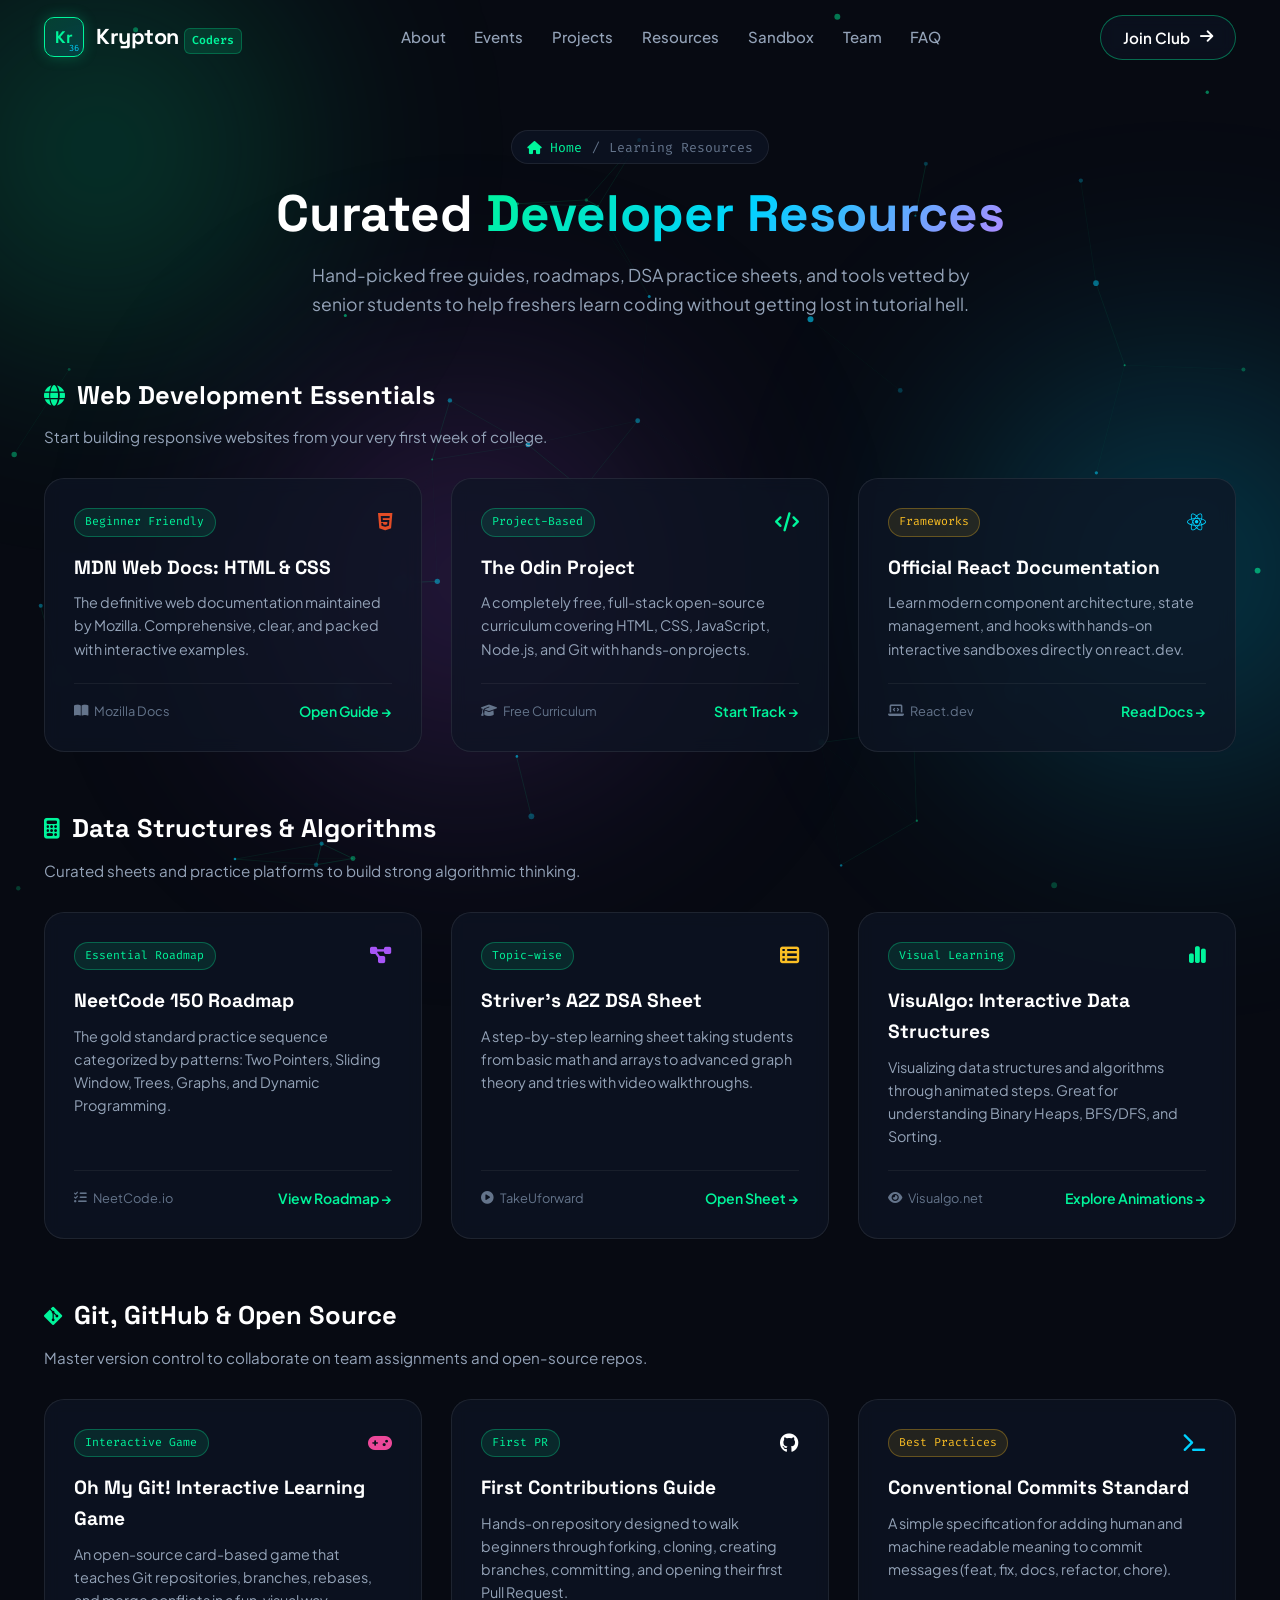
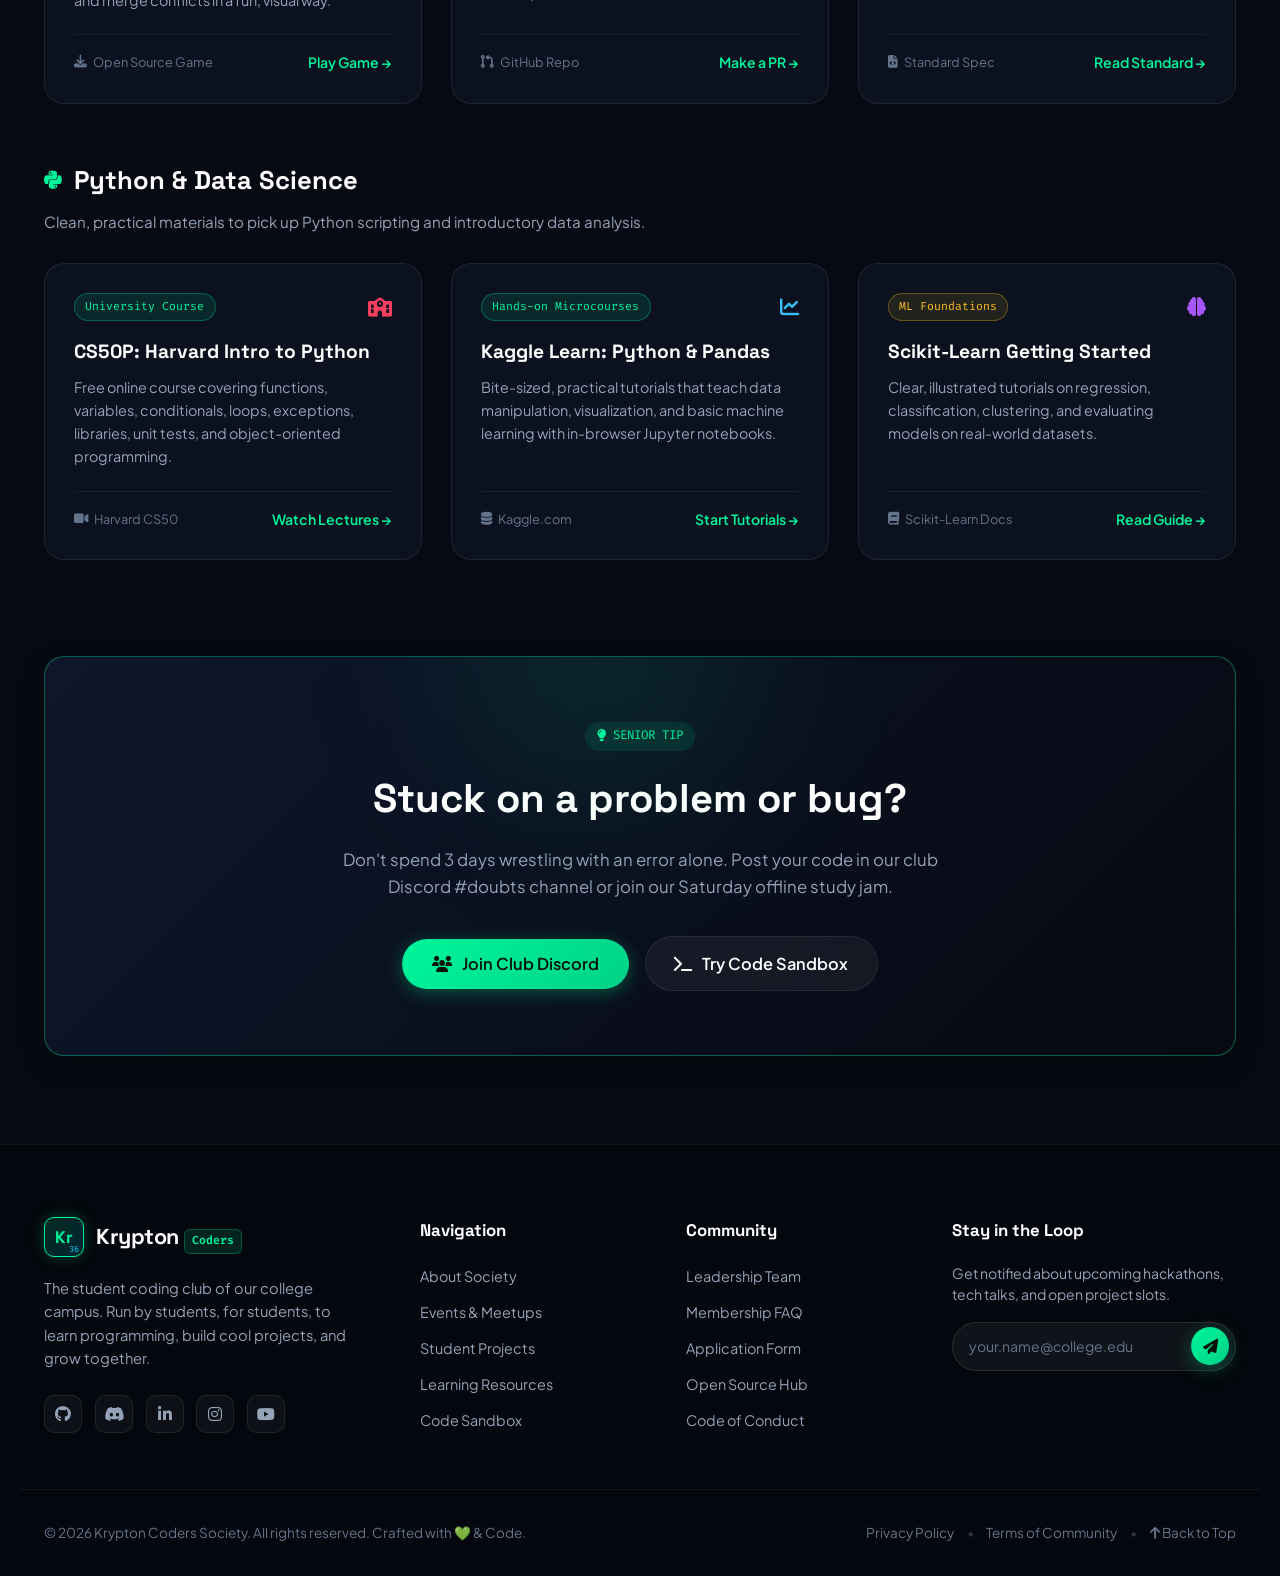
<file: resources.html>
<!DOCTYPE html>
<html lang="en">
<head>
  <meta charset="UTF-8">
  <meta name="viewport" content="width=device-width, initial-scale=1.0">
  <meta name="description" content="Krypton Coders Learning Resources - Curated programming guides, DSA practice sheets, web roadmaps, and free tutorials for college students.">
  <meta name="keywords" content="coding resources, college fresher coding, DSA sheet, web development roadmap, learn python, git tutorials, student developers">
  <meta name="theme-color" content="#0a0f1d">
  <title>Learning Resources & Roadmaps | Krypton Coders</title>
  
  <!-- Google Fonts -->
  <link rel="preconnect" href="https://fonts.googleapis.com">
  <link rel="preconnect" href="https://fonts.gstatic.com" crossorigin>
  <link href="https://fonts.googleapis.com/css2?family=Fira+Code:wght@400;500;600&family=Plus+Jakarta+Sans:wght@300;400;500;600;700;800&family=Space+Grotesk:wght@500;700&display=swap" rel="stylesheet">
  
  <!-- Font Awesome Icons -->
  <link rel="stylesheet" href="https://cdnjs.cloudflare.com/ajax/libs/font-awesome/6.5.1/css/all.min.css">
  
  <!-- Stylesheet -->
  <link rel="stylesheet" href="style.css">
</head>
<body>
  <!-- Background Glow & Interactive Canvas -->
  <div class="glow-orb orb-1"></div>
  <div class="glow-orb orb-2"></div>
  <div class="glow-orb orb-3"></div>
  <canvas id="bg-canvas"></canvas>

  <!-- Navigation Bar -->
  <header class="site-header" id="navbar">
    <div class="container nav-container">
      <a href="index.html" class="logo-brand" id="logo-link">
        <div class="logo-symbol">
          <span class="element-symbol">Kr</span>
          <span class="element-number">36</span>
        </div>
        <div class="logo-text">
          <span class="logo-title">Krypton</span>
          <span class="logo-badge">Coders</span>
        </div>
      </a>

      <nav class="nav-menu" id="nav-menu">
        <ul class="nav-links">
          <li><a href="index.html#about" class="nav-link">About</a></li>
          <li><a href="events.html" class="nav-link">Events</a></li>
          <li><a href="projects.html" class="nav-link">Projects</a></li>
          <li><a href="resources.html" class="nav-link active">Resources</a></li>
          <li><a href="index.html#playground" class="nav-link">Sandbox</a></li>
          <li><a href="index.html#team" class="nav-link">Team</a></li>
          <li><a href="index.html#faq" class="nav-link">FAQ</a></li>
        </ul>
        <div class="nav-actions-mobile">
          <button class="btn btn-primary" id="mobile-join-btn">
            <i class="fa-solid fa-code-branch"></i> Join Club
          </button>
        </div>
      </nav>

      <div class="nav-actions">
        <button class="btn btn-outline-glow open-join-modal-btn" id="nav-join-btn">
          <span class="btn-text">Join Club</span>
          <i class="fa-solid fa-arrow-right"></i>
        </button>
        <button class="hamburger-btn" id="hamburger-btn" aria-label="Toggle navigation menu">
          <span class="bar"></span>
          <span class="bar"></span>
          <span class="bar"></span>
        </button>
      </div>
    </div>
  </header>

  <main>
    <!-- Page Header Banner -->
    <section class="page-header-section">
      <div class="container">
        <div class="breadcrumb-nav">
          <a href="index.html"><i class="fa-solid fa-house"></i> Home</a>
          <span>/</span>
          <span>Learning Resources</span>
        </div>
        <h1 class="page-title">Curated <span class="gradient-text">Developer Resources</span></h1>
        <p class="page-desc">
          Hand-picked free guides, roadmaps, DSA practice sheets, and tools vetted by senior students to help freshers learn coding without getting lost in tutorial hell.
        </p>
      </div>
    </section>

    <!-- Resources Listing -->
    <section class="section resource-section" style="padding-top: 0;">
      <div class="container">
        
        <!-- Category 1: Web Development -->
        <div class="resource-group">
          <h2 class="resource-category-title"><i class="fa-solid fa-globe"></i> Web Development Essentials</h2>
          <p class="resource-category-desc">Start building responsive websites from your very first week of college.</p>
          
          <div class="resource-grid">
            <div class="resource-card">
              <div class="resource-card-top">
                <span class="resource-badge beginner">Beginner Friendly</span>
                <i class="fa-brands fa-html5" style="color: #e34c26; font-size: 1.2rem;"></i>
              </div>
              <h4>MDN Web Docs: HTML & CSS</h4>
              <p>The definitive web documentation maintained by Mozilla. Comprehensive, clear, and packed with interactive examples.</p>
              <div class="resource-card-footer">
                <span class="resource-provider"><i class="fa-solid fa-book-open"></i> Mozilla Docs</span>
                <a href="https://developer.mozilla.org" target="_blank" rel="noopener noreferrer" class="resource-action-link">Open Guide &rarr;</a>
              </div>
            </div>

            <div class="resource-card">
              <div class="resource-card-top">
                <span class="resource-badge beginner">Project-Based</span>
                <i class="fa-solid fa-code" style="color: var(--primary); font-size: 1.2rem;"></i>
              </div>
              <h4>The Odin Project</h4>
              <p>A completely free, full-stack open-source curriculum covering HTML, CSS, JavaScript, Node.js, and Git with hands-on projects.</p>
              <div class="resource-card-footer">
                <span class="resource-provider"><i class="fa-solid fa-graduation-cap"></i> Free Curriculum</span>
                <a href="https://www.theodinproject.com" target="_blank" rel="noopener noreferrer" class="resource-action-link">Start Track &rarr;</a>
              </div>
            </div>

            <div class="resource-card">
              <div class="resource-card-top">
                <span class="resource-badge intermediate">Frameworks</span>
                <i class="fa-brands fa-react" style="color: #00d2ff; font-size: 1.2rem;"></i>
              </div>
              <h4>Official React Documentation</h4>
              <p>Learn modern component architecture, state management, and hooks with hands-on interactive sandboxes directly on react.dev.</p>
              <div class="resource-card-footer">
                <span class="resource-provider"><i class="fa-solid fa-laptop-code"></i> React.dev</span>
                <a href="https://react.dev" target="_blank" rel="noopener noreferrer" class="resource-action-link">Read Docs &rarr;</a>
              </div>
            </div>
          </div>
        </div>

        <!-- Category 2: DSA & Problem Solving -->
        <div class="resource-group">
          <h2 class="resource-category-title"><i class="fa-solid fa-calculator"></i> Data Structures & Algorithms</h2>
          <p class="resource-category-desc">Curated sheets and practice platforms to build strong algorithmic thinking.</p>
          
          <div class="resource-grid">
            <div class="resource-card">
              <div class="resource-card-top">
                <span class="resource-badge beginner">Essential Roadmap</span>
                <i class="fa-solid fa-diagram-project" style="color: #a855f7; font-size: 1.2rem;"></i>
              </div>
              <h4>NeetCode 150 Roadmap</h4>
              <p>The gold standard practice sequence categorized by patterns: Two Pointers, Sliding Window, Trees, Graphs, and Dynamic Programming.</p>
              <div class="resource-card-footer">
                <span class="resource-provider"><i class="fa-solid fa-list-check"></i> NeetCode.io</span>
                <a href="https://neetcode.io/roadmap" target="_blank" rel="noopener noreferrer" class="resource-action-link">View Roadmap &rarr;</a>
              </div>
            </div>

            <div class="resource-card">
              <div class="resource-card-top">
                <span class="resource-badge beginner">Topic-wise</span>
                <i class="fa-solid fa-table-list" style="color: #fbbf24; font-size: 1.2rem;"></i>
              </div>
              <h4>Striver’s A2Z DSA Sheet</h4>
              <p>A step-by-step learning sheet taking students from basic math and arrays to advanced graph theory and tries with video walkthroughs.</p>
              <div class="resource-card-footer">
                <span class="resource-provider"><i class="fa-solid fa-circle-play"></i> TakeUforward</span>
                <a href="https://takeuforward.org/strivers-a2z-dsa-course/strivers-a2z-dsa-course-sheet-2/" target="_blank" rel="noopener noreferrer" class="resource-action-link">Open Sheet &rarr;</a>
              </div>
            </div>

            <div class="resource-card">
              <div class="resource-card-top">
                <span class="resource-badge beginner">Visual Learning</span>
                <i class="fa-solid fa-chart-simple" style="color: var(--primary); font-size: 1.2rem;"></i>
              </div>
              <h4>VisuAlgo: Interactive Data Structures</h4>
              <p>Visualizing data structures and algorithms through animated steps. Great for understanding Binary Heaps, BFS/DFS, and Sorting.</p>
              <div class="resource-card-footer">
                <span class="resource-provider"><i class="fa-solid fa-eye"></i> Visualgo.net</span>
                <a href="https://visualgo.net" target="_blank" rel="noopener noreferrer" class="resource-action-link">Explore Animations &rarr;</a>
              </div>
            </div>
          </div>
        </div>

        <!-- Category 3: Git & Version Control -->
        <div class="resource-group">
          <h2 class="resource-category-title"><i class="fa-brands fa-git-alt"></i> Git, GitHub & Open Source</h2>
          <p class="resource-category-desc">Master version control to collaborate on team assignments and open-source repos.</p>
          
          <div class="resource-grid">
            <div class="resource-card">
              <div class="resource-card-top">
                <span class="resource-badge beginner">Interactive Game</span>
                <i class="fa-solid fa-gamepad" style="color: #ec4899; font-size: 1.2rem;"></i>
              </div>
              <h4>Oh My Git! Interactive Learning Game</h4>
              <p>An open-source card-based game that teaches Git repositories, branches, rebases, and merge conflicts in a fun, visual way.</p>
              <div class="resource-card-footer">
                <span class="resource-provider"><i class="fa-solid fa-download"></i> Open Source Game</span>
                <a href="https://ohmygit.org" target="_blank" rel="noopener noreferrer" class="resource-action-link">Play Game &rarr;</a>
              </div>
            </div>

            <div class="resource-card">
              <div class="resource-card-top">
                <span class="resource-badge beginner">First PR</span>
                <i class="fa-brands fa-github" style="color: var(--text-white); font-size: 1.2rem;"></i>
              </div>
              <h4>First Contributions Guide</h4>
              <p>Hands-on repository designed to walk beginners through forking, cloning, creating branches, committing, and opening their first Pull Request.</p>
              <div class="resource-card-footer">
                <span class="resource-provider"><i class="fa-solid fa-code-pull-request"></i> GitHub Repo</span>
                <a href="https://firstcontributions.github.io" target="_blank" rel="noopener noreferrer" class="resource-action-link">Make a PR &rarr;</a>
              </div>
            </div>

            <div class="resource-card">
              <div class="resource-card-top">
                <span class="resource-badge intermediate">Best Practices</span>
                <i class="fa-solid fa-terminal" style="color: var(--secondary); font-size: 1.2rem;"></i>
              </div>
              <h4>Conventional Commits Standard</h4>
              <p>A simple specification for adding human and machine readable meaning to commit messages (feat, fix, docs, refactor, chore).</p>
              <div class="resource-card-footer">
                <span class="resource-provider"><i class="fa-solid fa-file-code"></i> Standard Spec</span>
                <a href="https://www.conventionalcommits.org" target="_blank" rel="noopener noreferrer" class="resource-action-link">Read Standard &rarr;</a>
              </div>
            </div>
          </div>
        </div>

        <!-- Category 4: Python & Machine Learning -->
        <div class="resource-group">
          <h2 class="resource-category-title"><i class="fa-brands fa-python"></i> Python & Data Science</h2>
          <p class="resource-category-desc">Clean, practical materials to pick up Python scripting and introductory data analysis.</p>
          
          <div class="resource-grid">
            <div class="resource-card">
              <div class="resource-card-top">
                <span class="resource-badge beginner">University Course</span>
                <i class="fa-solid fa-school" style="color: #f43f5e; font-size: 1.2rem;"></i>
              </div>
              <h4>CS50P: Harvard Intro to Python</h4>
              <p>Free online course covering functions, variables, conditionals, loops, exceptions, libraries, unit tests, and object-oriented programming.</p>
              <div class="resource-card-footer">
                <span class="resource-provider"><i class="fa-solid fa-video"></i> Harvard CS50</span>
                <a href="https://cs50.harvard.edu/python/" target="_blank" rel="noopener noreferrer" class="resource-action-link">Watch Lectures &rarr;</a>
              </div>
            </div>

            <div class="resource-card">
              <div class="resource-card-top">
                <span class="resource-badge beginner">Hands-on Microcourses</span>
                <i class="fa-solid fa-chart-line" style="color: #38bdf8; font-size: 1.2rem;"></i>
              </div>
              <h4>Kaggle Learn: Python & Pandas</h4>
              <p>Bite-sized, practical tutorials that teach data manipulation, visualization, and basic machine learning with in-browser Jupyter notebooks.</p>
              <div class="resource-card-footer">
                <span class="resource-provider"><i class="fa-solid fa-database"></i> Kaggle.com</span>
                <a href="https://www.kaggle.com/learn" target="_blank" rel="noopener noreferrer" class="resource-action-link">Start Tutorials &rarr;</a>
              </div>
            </div>

            <div class="resource-card">
              <div class="resource-card-top">
                <span class="resource-badge intermediate">ML Foundations</span>
                <i class="fa-solid fa-brain" style="color: #a855f7; font-size: 1.2rem;"></i>
              </div>
              <h4>Scikit-Learn Getting Started</h4>
              <p>Clear, illustrated tutorials on regression, classification, clustering, and evaluating models on real-world datasets.</p>
              <div class="resource-card-footer">
                <span class="resource-provider"><i class="fa-solid fa-book"></i> Scikit-Learn Docs</span>
                <a href="https://scikit-learn.org/stable/getting_started.html" target="_blank" rel="noopener noreferrer" class="resource-action-link">Read Guide &rarr;</a>
              </div>
            </div>
          </div>
        </div>

      </div>
    </section>

    <!-- Study Advice Banner -->
    <section class="section" style="padding-top: 0;">
      <div class="container">
        <div class="cta-banner">
          <div class="cta-glow"></div>
          <div class="cta-content">
            <span class="cta-tag"><i class="fa-solid fa-lightbulb"></i> SENIOR TIP</span>
            <h2 class="cta-title">Stuck on a problem or bug?</h2>
            <p class="cta-desc">Don't spend 3 days wrestling with an error alone. Post your code in our club Discord #doubts channel or join our Saturday offline study jam.</p>
            <div class="cta-btns">
              <button class="btn btn-primary btn-lg open-join-modal-btn">
                <i class="fa-solid fa-users"></i> Join Club Discord
              </button>
              <a href="index.html#playground" class="btn btn-glass btn-lg">
                <i class="fa-solid fa-terminal"></i> Try Code Sandbox
              </a>
            </div>
          </div>
        </div>
      </div>
    </section>
  </main>

  <!-- Footer -->
  <footer class="site-footer">
    <div class="container footer-grid">
      <div class="footer-col brand-col">
        <a href="index.html" class="logo-brand">
          <div class="logo-symbol">
            <span class="element-symbol">Kr</span>
            <span class="element-number">36</span>
          </div>
          <div class="logo-text">
            <span class="logo-title">Krypton</span>
            <span class="logo-badge">Coders</span>
          </div>
        </a>
        <p class="footer-tagline">
          The student coding club of our college campus. Run by students, for students, to learn programming, build cool projects, and grow together.
        </p>
        <div class="footer-social-links">
          <a href="https://github.com" target="_blank" rel="noopener noreferrer" aria-label="GitHub"><i class="fa-brands fa-github"></i></a>
          <a href="https://discord.com" target="_blank" rel="noopener noreferrer" aria-label="Discord"><i class="fa-brands fa-discord"></i></a>
          <a href="https://linkedin.com" target="_blank" rel="noopener noreferrer" aria-label="LinkedIn"><i class="fa-brands fa-linkedin-in"></i></a>
          <a href="https://instagram.com" target="_blank" rel="noopener noreferrer" aria-label="Instagram"><i class="fa-brands fa-instagram"></i></a>
          <a href="https://youtube.com" target="_blank" rel="noopener noreferrer" aria-label="YouTube"><i class="fa-brands fa-youtube"></i></a>
        </div>
      </div>

      <div class="footer-col">
        <h4 class="footer-heading">Navigation</h4>
        <ul class="footer-links">
          <li><a href="index.html#about">About Society</a></li>
          <li><a href="events.html">Events & Meetups</a></li>
          <li><a href="projects.html">Student Projects</a></li>
          <li><a href="resources.html">Learning Resources</a></li>
          <li><a href="index.html#playground">Code Sandbox</a></li>
        </ul>
      </div>

      <div class="footer-col">
        <h4 class="footer-heading">Community</h4>
        <ul class="footer-links">
          <li><a href="index.html#team">Leadership Team</a></li>
          <li><a href="index.html#faq">Membership FAQ</a></li>
          <li><a href="#" class="open-join-modal-btn">Application Form</a></li>
          <li><a href="https://github.com" target="_blank">Open Source Hub</a></li>
          <li><a href="#">Code of Conduct</a></li>
        </ul>
      </div>

      <div class="footer-col newsletter-col">
        <h4 class="footer-heading">Stay in the Loop</h4>
        <p class="newsletter-sub">Get notified about upcoming hackathons, tech talks, and open project slots.</p>
        <form class="newsletter-form" id="newsletter-form">
          <div class="input-with-btn">
            <input type="email" placeholder="your.name@college.edu" required id="newsletter-email" aria-label="College Email">
            <button type="submit" class="btn btn-primary" id="newsletter-submit"><i class="fa-solid fa-paper-plane"></i></button>
          </div>
        </form>
      </div>
    </div>

    <div class="container footer-bottom">
      <p>&copy; 2026 Krypton Coders Society. All rights reserved. Crafted with 💚 &amp; Code.</p>
      <div class="footer-bottom-links">
        <a href="#">Privacy Policy</a>
        <span class="dot-sep">•</span>
        <a href="#">Terms of Community</a>
        <span class="dot-sep">•</span>
        <a href="#navbar" id="back-to-top-btn"><i class="fa-solid fa-arrow-up"></i> Back to Top</a>
      </div>
    </div>
  </footer>

  <!-- Join Club Modal Form -->
  <div class="modal-overlay" id="join-modal" aria-hidden="true" role="dialog" aria-labelledby="modal-title">
    <div class="modal-window">
      <button class="modal-close-btn" id="modal-close-btn" aria-label="Close modal">&times;</button>
      
      <div class="modal-header">
        <div class="modal-icon-badge">
          <i class="fa-solid fa-rocket"></i>
        </div>
        <h3 id="modal-title" class="modal-title">Apply to <span class="gradient-text">Krypton Coders</span></h3>
        <p class="modal-sub">Fill out the details below. Our team reviews all applications within 48 hours.</p>
      </div>

      <form id="join-form" class="join-form" novalidate>
        <div class="form-group-row">
          <div class="form-group">
            <label for="applicant-name">Full Name <span class="req">*</span></label>
            <input type="text" id="applicant-name" placeholder="e.g. Alex Morgan" required>
            <span class="form-error-msg" id="name-error">Please enter your name</span>
          </div>

          <div class="form-group">
            <label for="applicant-email">College Email <span class="req">*</span></label>
            <input type="email" id="applicant-email" placeholder="student@college.edu" required>
            <span class="form-error-msg" id="email-error">Please enter a valid email address</span>
          </div>
        </div>

        <div class="form-group-row">
          <div class="form-group">
            <label for="applicant-year">Year of Study <span class="req">*</span></label>
            <select id="applicant-year" required>
              <option value="" disabled selected>Select Year</option>
              <option value="1">1st Year (Freshman)</option>
              <option value="2">2nd Year (Sophomore)</option>
              <option value="3">3rd Year (Junior)</option>
              <option value="4">4th Year (Senior)</option>
              <option value="postgrad">Postgraduate / Masters</option>
            </select>
            <span class="form-error-msg" id="year-error">Please select your year</span>
          </div>

          <div class="form-group">
            <label for="applicant-domain">Primary Domain Interest <span class="req">*</span></label>
            <select id="applicant-domain" required>
              <option value="" disabled selected>Select Track</option>
              <option value="web">Full-Stack Web & Mobile</option>
              <option value="ai">AI / ML & Data Science</option>
              <option value="cp">Competitive Programming & DSA</option>
              <option value="cloud">Cloud Computing & DevOps</option>
              <option value="web3">Web3 & Blockchain</option>
              <option value="oss">Open Source & Git</option>
            </select>
            <span class="form-error-msg" id="domain-error">Please choose a domain</span>
          </div>
        </div>

        <div class="form-group">
          <label for="applicant-github">GitHub / Portfolio URL (Optional)</label>
          <input type="url" id="applicant-github" placeholder="https://github.com/username">
        </div>

        <div class="form-group">
          <label for="applicant-reason">What excites you about Krypton Coders?</label>
          <textarea id="applicant-reason" rows="3" placeholder="Tell us about your interests, recent projects, or what you'd like to build..."></textarea>
        </div>

        <button type="submit" class="btn btn-primary btn-block btn-lg" id="submit-application-btn">
          <span class="btn-text">Submit Application</span>
          <i class="fa-solid fa-paper-plane"></i>
        </button>
      </form>
    </div>
  </div>

  <!-- Toast Notification Container -->
  <div class="toast-container" id="toast-container" aria-live="polite"></div>

  <!-- JavaScript -->
  <script src="script.js"></script>
</body>
</html>
</file>
<file: style.css>
/* ==========================================================================
   KRYPTON CODERS - HIGH-TECH MODERN DESIGN SYSTEM & STYLESHEET
   ========================================================================== */

/* --- CSS Variables & Design Tokens --- */
:root {
  /* Brand Core Colors (Krypton Neon Palette) */
  --bg-dark: #070a12;
  --bg-card: rgba(14, 21, 37, 0.72);
  --bg-card-hover: rgba(20, 31, 56, 0.85);
  --bg-surface: #0c1221;
  --border-subtle: rgba(255, 255, 255, 0.08);
  --border-glow: rgba(0, 245, 155, 0.35);
  --border-glow-cyan: rgba(0, 210, 255, 0.35);

  /* Vibrant Accents */
  --primary: #00f59b;           /* Krypton Emerald Glow */
  --primary-rgb: 0, 245, 155;
  --primary-hover: #00d984;
  --primary-dim: rgba(0, 245, 155, 0.12);

  --secondary: #00d2ff;         /* Electric Cyan */
  --secondary-rgb: 0, 210, 255;
  --accent-purple: #9d4edd;     /* Cyber Violet */
  --accent-pink: #f72585;       /* Neon Pink */
  --accent-amber: #ffb703;      /* Warning Gold */

  /* Text Colors */
  --text-main: #f1f5f9;
  --text-muted: #94a3b8;
  --text-dim: #64748b;
  --text-white: #ffffff;

  /* Typography */
  --font-main: 'Plus Jakarta Sans', system-ui, -apple-system, sans-serif;
  --font-mono: 'Fira Code', monospace;
  --font-display: 'Space Grotesk', sans-serif;

  /* Elevation & Glassmorphism */
  --glass-blur: blur(14px);
  --shadow-sm: 0 4px 12px rgba(0, 0, 0, 0.25);
  --shadow-glow: 0 0 25px rgba(0, 245, 155, 0.22);
  --shadow-glow-cyan: 0 0 25px rgba(0, 210, 255, 0.22);
  --shadow-card: 0 10px 30px -10px rgba(0, 0, 0, 0.5);

  /* Layout */
  --nav-height: 74px;
  --radius-sm: 6px;
  --radius-md: 12px;
  --radius-lg: 20px;
  --radius-pill: 9999px;
  --transition-fast: 0.2s cubic-bezier(0.16, 1, 0.3, 1);
  --transition-smooth: 0.3s cubic-bezier(0.16, 1, 0.3, 1);
}

/* --- Global Reset & Box Sizing --- */
*, *::before, *::after {
  box-sizing: border-box;
  margin: 0;
  padding: 0;
}

html {
  scroll-behavior: smooth;
  scroll-padding-top: calc(var(--nav-height) + 16px);
  font-size: 16px;
}

body {
  background-color: var(--bg-dark);
  color: var(--text-main);
  font-family: var(--font-main);
  line-height: 1.6;
  overflow-x: hidden;
  position: relative;
  min-height: 100vh;
  -webkit-font-smoothing: antialiased;
}

/* Custom Scrollbar */
::-webkit-scrollbar {
  width: 9px;
}
::-webkit-scrollbar-track {
  background: var(--bg-dark);
}
::-webkit-scrollbar-thumb {
  background: #1e293b;
  border-radius: var(--radius-pill);
  border: 2px solid var(--bg-dark);
}
::-webkit-scrollbar-thumb:hover {
  background: var(--primary);
}

/* Selection */
::selection {
  background: rgba(0, 245, 155, 0.3);
  color: #ffffff;
}

/* --- Ambient Glowing Orbs & Canvas --- */
#bg-canvas {
  position: fixed;
  top: 0;
  left: 0;
  width: 100%;
  height: 100%;
  z-index: -1;
  pointer-events: none;
}

.glow-orb {
  position: fixed;
  border-radius: 50%;
  filter: blur(120px);
  pointer-events: none;
  z-index: -2;
  opacity: 0.35;
  will-change: transform;
}

.orb-1 {
  width: 500px;
  height: 500px;
  top: -100px;
  left: -150px;
  background: radial-gradient(circle, var(--primary) 0%, transparent 70%);
}

.orb-2 {
  width: 600px;
  height: 600px;
  top: 30%;
  right: -200px;
  background: radial-gradient(circle, var(--secondary) 0%, transparent 70%);
}

.orb-3 {
  width: 550px;
  height: 550px;
  bottom: 5%;
  left: 15%;
  background: radial-gradient(circle, var(--accent-purple) 0%, transparent 70%);
}

/* --- Container & Utilities --- */
.container {
  width: 100%;
  max-width: 1240px;
  margin-inline: auto;
  padding-inline: 1.5rem;
}

.text-center {
  text-align: center;
}

.gradient-text {
  background: linear-gradient(135deg, var(--primary) 0%, var(--secondary) 50%, #b388ff 100%);
  -webkit-background-clip: text;
  -webkit-text-fill-color: transparent;
  background-clip: text;
  display: inline-block;
}

.section {
  padding-block: 5.5rem;
  position: relative;
}

.section-header {
  margin-bottom: 3.5rem;
}

.section-tag {
  display: inline-block;
  font-family: var(--font-mono);
  font-size: 0.8rem;
  font-weight: 600;
  letter-spacing: 2px;
  color: var(--primary);
  background: rgba(0, 245, 155, 0.08);
  border: 1px solid rgba(0, 245, 155, 0.25);
  padding: 0.3rem 0.9rem;
  border-radius: var(--radius-pill);
  margin-bottom: 0.9rem;
}

.section-title {
  font-family: var(--font-display);
  font-size: clamp(2rem, 3.8vw, 2.75rem);
  font-weight: 700;
  color: var(--text-white);
  line-height: 1.25;
  margin-bottom: 1rem;
}

.section-subtitle {
  font-size: 1.08rem;
  color: var(--text-muted);
  max-width: 680px;
  margin-inline: auto;
}

.sr-only {
  position: absolute;
  width: 1px;
  height: 1px;
  padding: 0;
  margin: -1px;
  overflow: hidden;
  clip: rect(0, 0, 0, 0);
  border: 0;
}

/* --- Buttons --- */
.btn {
  display: inline-flex;
  align-items: center;
  justify-content: center;
  gap: 0.6rem;
  font-family: var(--font-main);
  font-weight: 600;
  font-size: 0.95rem;
  padding: 0.75rem 1.4rem;
  border-radius: var(--radius-pill);
  text-decoration: none;
  cursor: pointer;
  border: 1px solid transparent;
  transition: all var(--transition-fast);
  white-space: nowrap;
}

.btn-lg {
  padding: 0.85rem 1.8rem;
  font-size: 1.02rem;
}

.btn-block {
  width: 100%;
}

.btn-primary {
  background: linear-gradient(135deg, var(--primary) 0%, #00d287 100%);
  color: #05140b;
  box-shadow: 0 4px 18px rgba(0, 245, 155, 0.3);
}

.btn-primary:hover {
  transform: translateY(-2px);
  box-shadow: 0 6px 24px rgba(0, 245, 155, 0.45);
  background: linear-gradient(135deg, #22fdb0 0%, #00e594 100%);
}

.btn-outline-glow {
  background: rgba(14, 21, 37, 0.6);
  color: var(--text-white);
  border-color: rgba(0, 245, 155, 0.4);
  backdrop-filter: blur(8px);
}

.btn-outline-glow:hover {
  border-color: var(--primary);
  background: rgba(0, 245, 155, 0.12);
  color: var(--primary);
  box-shadow: 0 0 16px rgba(0, 245, 155, 0.25);
  transform: translateY(-2px);
}

.btn-glass {
  background: rgba(255, 255, 255, 0.05);
  color: var(--text-white);
  border-color: var(--border-subtle);
  backdrop-filter: blur(8px);
}

.btn-glass:hover {
  background: rgba(255, 255, 255, 0.1);
  border-color: rgba(255, 255, 255, 0.2);
  transform: translateY(-2px);
}

/* --- Header / Navigation --- */
.site-header {
  position: fixed;
  top: 0;
  left: 0;
  width: 100%;
  height: var(--nav-height);
  z-index: 1000;
  transition: all var(--transition-smooth);
}

.site-header.scrolled {
  background: rgba(7, 10, 18, 0.85);
  backdrop-filter: var(--glass-blur);
  -webkit-backdrop-filter: var(--glass-blur);
  border-bottom: 1px solid var(--border-subtle);
  box-shadow: var(--shadow-sm);
}

.nav-container {
  display: flex;
  align-items: center;
  justify-content: space-between;
  height: 100%;
}

/* Brand Logo */
.logo-brand {
  display: flex;
  align-items: center;
  gap: 0.75rem;
  text-decoration: none;
}

.logo-symbol {
  width: 40px;
  height: 40px;
  background: linear-gradient(135deg, rgba(0, 245, 155, 0.15), rgba(0, 210, 255, 0.15));
  border: 1px solid var(--primary);
  border-radius: 10px;
  display: flex;
  flex-direction: column;
  align-items: center;
  justify-content: center;
  position: relative;
  box-shadow: 0 0 14px rgba(0, 245, 155, 0.25);
  transition: transform var(--transition-fast);
}

.logo-brand:hover .logo-symbol {
  transform: rotate(6deg) scale(1.05);
}

.element-symbol {
  font-family: var(--font-display);
  font-size: 1.05rem;
  font-weight: 700;
  color: var(--primary);
  line-height: 1;
}

.element-number {
  font-size: 0.55rem;
  font-family: var(--font-mono);
  color: var(--secondary);
  line-height: 1;
  position: absolute;
  bottom: 3px;
  right: 4px;
}

.logo-text {
  display: flex;
  align-items: baseline;
  gap: 0.35rem;
}

.logo-title {
  font-family: var(--font-display);
  font-size: 1.35rem;
  font-weight: 700;
  color: var(--text-white);
  letter-spacing: -0.5px;
}

.logo-badge {
  font-size: 0.72rem;
  font-family: var(--font-mono);
  font-weight: 600;
  color: var(--primary);
  background: rgba(0, 245, 155, 0.12);
  padding: 0.15rem 0.45rem;
  border-radius: var(--radius-sm);
  border: 1px solid rgba(0, 245, 155, 0.25);
}

/* Nav Menu */
.nav-links {
  display: flex;
  list-style: none;
  align-items: center;
  gap: 1.8rem;
}

.nav-link {
  text-decoration: none;
  color: var(--text-muted);
  font-size: 0.94rem;
  font-weight: 500;
  transition: color var(--transition-fast);
  position: relative;
}

.nav-link::after {
  content: '';
  position: absolute;
  bottom: -4px;
  left: 0;
  width: 0%;
  height: 2px;
  background: var(--primary);
  border-radius: 2px;
  transition: width var(--transition-fast);
}

.nav-link:hover, .nav-link.active {
  color: var(--text-white);
}

.nav-link:hover::after, .nav-link.active::after {
  width: 100%;
}

.nav-actions {
  display: flex;
  align-items: center;
  gap: 1rem;
}

.nav-actions-mobile {
  display: none;
}

.hamburger-btn {
  display: none;
  flex-direction: column;
  justify-content: space-between;
  width: 28px;
  height: 20px;
  background: transparent;
  border: none;
  cursor: pointer;
  padding: 0;
}

.hamburger-btn .bar {
  width: 100%;
  height: 2px;
  background-color: var(--text-white);
  border-radius: 2px;
  transition: all var(--transition-fast);
}

/* Hamburger Active Animation */
.hamburger-btn.active .bar:nth-child(1) {
  transform: translateY(9px) rotate(45deg);
}
.hamburger-btn.active .bar:nth-child(2) {
  opacity: 0;
}
.hamburger-btn.active .bar:nth-child(3) {
  transform: translateY(-9px) rotate(-45deg);
}

/* --- Hero Section --- */
.hero-section {
  padding-top: calc(var(--nav-height) + 4.5rem);
  padding-bottom: 5.5rem;
  position: relative;
}

.hero-grid {
  display: grid;
  grid-template-columns: 1.15fr 0.85fr;
  align-items: center;
  gap: 3.5rem;
}

.pill-badge {
  display: inline-flex;
  align-items: center;
  gap: 0.6rem;
  padding: 0.4rem 1rem;
  border-radius: var(--radius-pill);
  background: rgba(14, 21, 37, 0.7);
  border: 1px solid var(--border-glow);
  font-size: 0.85rem;
  font-weight: 500;
  color: var(--text-main);
  backdrop-filter: blur(8px);
  margin-bottom: 1.5rem;
}

.pulse-dot {
  width: 8px;
  height: 8px;
  border-radius: 50%;
  background-color: var(--primary);
  box-shadow: 0 0 10px var(--primary);
  animation: pulse-ring 2s infinite ease-out;
}

@keyframes pulse-ring {
  0% { transform: scale(0.9); opacity: 1; }
  50% { transform: scale(1.4); opacity: 0.6; }
  100% { transform: scale(0.9); opacity: 1; }
}

.hero-title {
  font-family: var(--font-display);
  font-size: clamp(2.4rem, 4.5vw, 3.8rem);
  font-weight: 800;
  line-height: 1.15;
  color: var(--text-white);
  margin-bottom: 1.35rem;
}

.dynamic-word-wrapper {
  position: relative;
  display: inline-block;
  min-width: 280px;
}

#dynamic-word {
  border-right: 2px solid var(--primary);
  padding-right: 4px;
  animation: blink-caret 0.75s step-end infinite;
}

@keyframes blink-caret {
  from, to { border-color: transparent }
  50% { border-color: var(--primary); }
}

.hero-subtitle {
  font-size: 1.12rem;
  color: var(--text-muted);
  line-height: 1.7;
  margin-bottom: 2rem;
  max-width: 560px;
}

.hero-cta-group {
  display: flex;
  align-items: center;
  flex-wrap: wrap;
  gap: 1.1rem;
  margin-bottom: 3.2rem;
}

/* Stats Counter Row */
.hero-stats-row {
  display: flex;
  align-items: center;
  gap: 1.5rem;
  padding: 1.2rem 1.6rem;
  background: rgba(14, 21, 37, 0.6);
  border: 1px solid var(--border-subtle);
  border-radius: var(--radius-lg);
  backdrop-filter: blur(12px);
  width: fit-content;
}

.stat-item {
  display: flex;
  flex-direction: column;
}

.stat-number {
  font-family: var(--font-display);
  font-size: 1.75rem;
  font-weight: 700;
  color: var(--text-white);
  line-height: 1.1;
}

.stat-label {
  font-size: 0.78rem;
  color: var(--text-muted);
  text-transform: uppercase;
  letter-spacing: 0.5px;
  margin-top: 0.2rem;
}

.stat-divider {
  width: 1px;
  height: 38px;
  background: var(--border-subtle);
}

/* Hero Terminal Card */
.hero-terminal-wrapper {
  position: relative;
}

.hero-terminal-wrapper::before {
  content: '';
  position: absolute;
  inset: -12px;
  border-radius: calc(var(--radius-lg) + 10px);
  background: linear-gradient(135deg, rgba(0, 245, 155, 0.25), rgba(0, 210, 255, 0.25), transparent);
  filter: blur(20px);
  z-index: 0;
}

.terminal-card {
  position: relative;
  z-index: 1;
  background: #090e1a;
  border: 1px solid rgba(255, 255, 255, 0.12);
  border-radius: var(--radius-lg);
  overflow: hidden;
  box-shadow: var(--shadow-card);
}

.terminal-header {
  display: flex;
  align-items: center;
  justify-content: space-between;
  padding: 0.85rem 1.2rem;
  background: #0d1424;
  border-bottom: 1px solid rgba(255, 255, 255, 0.06);
}

.terminal-dots {
  display: flex;
  gap: 0.45rem;
}

.terminal-dots .dot {
  width: 11px;
  height: 11px;
  border-radius: 50%;
}
.terminal-dots .dot.red { background: #ff5f56; }
.terminal-dots .dot.yellow { background: #ffbd2e; }
.terminal-dots .dot.green { background: #27c93f; }

.terminal-title {
  font-family: var(--font-mono);
  font-size: 0.78rem;
  color: var(--text-dim);
}

.terminal-action-icon {
  color: var(--text-dim);
  font-size: 0.85rem;
}

.terminal-body {
  padding: 1.5rem;
  font-family: var(--font-mono);
  font-size: 0.88rem;
  line-height: 1.65;
}

.code-line {
  margin-bottom: 0.8rem;
}

.cmd-prompt {
  color: var(--primary);
  font-weight: 600;
}

.cmd-text {
  color: var(--text-main);
}

.code-block {
  background: rgba(0, 0, 0, 0.35);
  padding: 1rem;
  border-radius: var(--radius-md);
  border: 1px solid rgba(255, 255, 255, 0.05);
  color: #c9d1d9;
  overflow-x: auto;
  margin-bottom: 1rem;
}

/* Syntax Highlighting */
.tok-kw { color: #ff7b72; font-weight: 600; }
.tok-fn { color: #d2a8ff; }
.tok-type { color: #79c0ff; }
.tok-str { color: #a5d6ff; }
.tok-var { color: #ffa657; }
.tok-num { color: #79c0ff; }
.tok-bool { color: #ff7b72; }
.tok-comment { color: #8b949e; font-style: italic; }

.terminal-output-badge {
  display: inline-flex;
  align-items: center;
  gap: 0.5rem;
  font-size: 0.82rem;
  color: var(--primary);
  background: rgba(0, 245, 155, 0.08);
  border: 1px solid rgba(0, 245, 155, 0.25);
  padding: 0.35rem 0.8rem;
  border-radius: var(--radius-pill);
}

/* --- About & Pillars --- */
.pillars-grid {
  display: grid;
  grid-template-columns: repeat(3, 1fr);
  gap: 2rem;
}

.pillar-card {
  background: var(--bg-card);
  border: 1px solid var(--border-subtle);
  border-radius: var(--radius-lg);
  padding: 2.4rem 2rem;
  position: relative;
  transition: all var(--transition-smooth);
  backdrop-filter: blur(10px);
}

.pillar-card:hover {
  transform: translateY(-6px);
  border-color: rgba(255, 255, 255, 0.2);
  box-shadow: var(--shadow-card);
}

.pillar-card.featured {
  border-color: var(--border-glow);
  background: linear-gradient(180deg, rgba(14, 25, 45, 0.85) 0%, rgba(9, 15, 27, 0.85) 100%);
}

.pillar-card.featured .card-glow {
  position: absolute;
  top: 0;
  left: 20%;
  right: 20%;
  height: 2px;
  background: linear-gradient(90deg, transparent, var(--primary), transparent);
}

.pillar-icon-box {
  width: 54px;
  height: 54px;
  border-radius: 14px;
  background: rgba(255, 255, 255, 0.05);
  border: 1px solid rgba(255, 255, 255, 0.1);
  display: flex;
  align-items: center;
  justify-content: center;
  font-size: 1.4rem;
  color: var(--secondary);
  margin-bottom: 1.5rem;
  transition: all var(--transition-fast);
}

.pillar-icon-box.highlight {
  background: rgba(0, 245, 155, 0.15);
  border-color: var(--primary);
  color: var(--primary);
  box-shadow: 0 0 15px rgba(0, 245, 155, 0.3);
}

.pillar-card:hover .pillar-icon-box {
  transform: scale(1.08);
}

.pillar-card h3 {
  font-family: var(--font-display);
  font-size: 1.35rem;
  color: var(--text-white);
  margin-bottom: 0.8rem;
}

.pillar-card p {
  color: var(--text-muted);
  font-size: 0.95rem;
  margin-bottom: 1.4rem;
  line-height: 1.6;
}

.pillar-features {
  list-style: none;
  display: flex;
  flex-direction: column;
  gap: 0.6rem;
}

.pillar-features li {
  display: flex;
  align-items: center;
  gap: 0.6rem;
  font-size: 0.88rem;
  color: var(--text-main);
}

.pillar-features li i {
  color: var(--primary);
  font-size: 0.8rem;
}

/* --- Domains Grid --- */
.domains-grid {
  display: grid;
  grid-template-columns: repeat(auto-fit, minmax(340px, 1fr));
  gap: 1.8rem;
}

.domain-card {
  background: var(--bg-card);
  border: 1px solid var(--border-subtle);
  border-radius: var(--radius-lg);
  padding: 2rem;
  display: flex;
  flex-direction: column;
  justify-content: space-between;
  backdrop-filter: blur(10px);
  transition: all var(--transition-smooth);
  position: relative;
  overflow: hidden;
}

.domain-card::before {
  content: '';
  position: absolute;
  top: 0;
  left: 0;
  width: 100%;
  height: 3px;
  background: transparent;
  transition: background var(--transition-fast);
}

.domain-card:hover {
  transform: translateY(-6px);
  border-color: rgba(0, 245, 155, 0.3);
  box-shadow: 0 12px 30px rgba(0, 0, 0, 0.4);
}

.domain-card:hover::before {
  background: linear-gradient(90deg, var(--primary), var(--secondary));
}

.domain-header {
  display: flex;
  align-items: center;
  justify-content: space-between;
  margin-bottom: 1.3rem;
}

.domain-icon {
  width: 50px;
  height: 50px;
  border-radius: 12px;
  display: flex;
  align-items: center;
  justify-content: center;
  font-size: 1.35rem;
}

.web-icon { background: rgba(0, 210, 255, 0.12); color: #00d2ff; }
.ai-icon { background: rgba(168, 85, 247, 0.12); color: #c084fc; }
.cp-icon { background: rgba(0, 245, 155, 0.12); color: #00f59b; }
.cloud-icon { background: rgba(251, 191, 36, 0.12); color: #fbbf24; }
.web3-icon { background: rgba(244, 63, 94, 0.12); color: #fb7185; }
.oss-icon { background: rgba(56, 189, 248, 0.12); color: #38bdf8; }

.domain-chip {
  font-family: var(--font-mono);
  font-size: 0.72rem;
  padding: 0.2rem 0.6rem;
  border-radius: var(--radius-pill);
  background: rgba(255, 255, 255, 0.06);
  color: var(--text-muted);
}

.domain-title {
  font-family: var(--font-display);
  font-size: 1.25rem;
  color: var(--text-white);
  margin-bottom: 0.6rem;
}

.domain-desc {
  font-size: 0.92rem;
  color: var(--text-muted);
  line-height: 1.6;
  margin-bottom: 1.3rem;
}

.tech-tags {
  display: flex;
  flex-wrap: wrap;
  gap: 0.45rem;
  margin-bottom: 1.6rem;
}

.tech-tags span {
  font-family: var(--font-mono);
  font-size: 0.74rem;
  padding: 0.25rem 0.6rem;
  border-radius: 6px;
  background: rgba(255, 255, 255, 0.04);
  border: 1px solid rgba(255, 255, 255, 0.08);
  color: var(--text-main);
}

.domain-footer {
  display: flex;
  align-items: center;
  justify-content: space-between;
  padding-top: 1.2rem;
  border-top: 1px solid rgba(255, 255, 255, 0.06);
}

.domain-stat {
  font-size: 0.82rem;
  color: var(--text-dim);
  display: flex;
  align-items: center;
  gap: 0.4rem;
}

.domain-link {
  font-size: 0.88rem;
  font-weight: 600;
  color: var(--primary);
  text-decoration: none;
  transition: transform var(--transition-fast);
}

.domain-link:hover {
  transform: translateX(4px);
}

/* --- Events Section --- */
.events-filter-bar {
  display: flex;
  justify-content: center;
  gap: 0.8rem;
  margin-bottom: 2.8rem;
  flex-wrap: wrap;
}

.filter-tab {
  font-family: var(--font-main);
  font-size: 0.92rem;
  font-weight: 500;
  color: var(--text-muted);
  background: rgba(14, 21, 37, 0.6);
  border: 1px solid var(--border-subtle);
  padding: 0.55rem 1.3rem;
  border-radius: var(--radius-pill);
  cursor: pointer;
  transition: all var(--transition-fast);
}

.filter-tab:hover {
  color: var(--text-white);
  border-color: rgba(255, 255, 255, 0.2);
}

.filter-tab.active {
  background: var(--primary);
  color: #05140b;
  font-weight: 600;
  border-color: var(--primary);
  box-shadow: 0 0 16px rgba(0, 245, 155, 0.3);
}

.events-grid {
  display: grid;
  grid-template-columns: repeat(auto-fit, minmax(320px, 1fr));
  gap: 2rem;
}

.event-card {
  background: var(--bg-card);
  border: 1px solid var(--border-subtle);
  border-radius: var(--radius-lg);
  padding: 2rem;
  display: flex;
  flex-direction: column;
  justify-content: space-between;
  backdrop-filter: blur(10px);
  position: relative;
  transition: all var(--transition-smooth);
}

.event-card:hover {
  transform: translateY(-5px);
  border-color: rgba(255, 255, 255, 0.2);
  box-shadow: var(--shadow-card);
}

.event-status-badge {
  align-self: flex-start;
  display: inline-flex;
  align-items: center;
  gap: 0.4rem;
  font-family: var(--font-mono);
  font-size: 0.72rem;
  font-weight: 600;
  padding: 0.3rem 0.75rem;
  border-radius: var(--radius-pill);
  background: rgba(247, 37, 133, 0.12);
  border: 1px solid rgba(247, 37, 133, 0.3);
  color: #ff4d8d;
  margin-bottom: 1.2rem;
}

.event-status-badge.badge-blue {
  background: rgba(0, 210, 255, 0.12);
  border-color: rgba(0, 210, 255, 0.3);
  color: #00d2ff;
}

.event-status-badge.badge-purple {
  background: rgba(168, 85, 247, 0.12);
  border-color: rgba(168, 85, 247, 0.3);
  color: #c084fc;
}

.event-status-badge.badge-cyan {
  background: rgba(0, 245, 155, 0.12);
  border-color: rgba(0, 245, 155, 0.3);
  color: #00f59b;
}

.event-meta {
  display: flex;
  flex-direction: column;
  gap: 0.35rem;
  font-size: 0.85rem;
  color: var(--text-muted);
  margin-bottom: 0.9rem;
}

.event-meta span {
  display: flex;
  align-items: center;
  gap: 0.5rem;
}

.event-title {
  font-family: var(--font-display);
  font-size: 1.28rem;
  color: var(--text-white);
  line-height: 1.35;
  margin-bottom: 0.8rem;
}

.event-description {
  font-size: 0.92rem;
  color: var(--text-muted);
  line-height: 1.6;
  margin-bottom: 1.4rem;
}

.event-tags {
  display: flex;
  flex-wrap: wrap;
  gap: 0.4rem;
  margin-bottom: 1.6rem;
}

.event-tags span {
  font-size: 0.74rem;
  background: rgba(255, 255, 255, 0.05);
  padding: 0.2rem 0.55rem;
  border-radius: 4px;
  color: var(--text-main);
}

.event-action {
  margin-top: auto;
}

/* --- Interactive Code Playground --- */
.playground-card {
  background: #090e1a;
  border: 1px solid var(--border-glow);
  border-radius: var(--radius-lg);
  overflow: hidden;
  box-shadow: 0 15px 40px rgba(0, 0, 0, 0.6);
}

.playground-topbar {
  display: flex;
  align-items: center;
  justify-content: space-between;
  padding: 0.8rem 1.4rem;
  background: #0d1424;
  border-bottom: 1px solid rgba(255, 255, 255, 0.08);
}

.tab-pill {
  font-family: var(--font-mono);
  font-size: 0.85rem;
  color: var(--primary);
  display: flex;
  align-items: center;
  gap: 0.5rem;
  font-weight: 500;
}

.playground-controls {
  display: flex;
  align-items: center;
  gap: 0.8rem;
}

.btn-sm {
  font-size: 0.82rem;
  padding: 0.4rem 0.9rem;
  border-radius: var(--radius-sm);
  cursor: pointer;
  display: inline-flex;
  align-items: center;
  gap: 0.4rem;
  font-weight: 600;
  transition: all var(--transition-fast);
}

.btn-icon {
  background: rgba(255, 255, 255, 0.06);
  color: var(--text-muted);
  border: 1px solid rgba(255, 255, 255, 0.1);
}

.btn-icon:hover {
  background: rgba(255, 255, 255, 0.12);
  color: var(--text-white);
}

.btn-run {
  background: var(--primary);
  color: #05140b;
  border: none;
  box-shadow: 0 0 12px rgba(0, 245, 155, 0.35);
}

.btn-run:hover {
  background: #25fdb3;
  transform: translateY(-1px);
}

.playground-grid {
  display: grid;
  grid-template-columns: 1.15fr 0.85fr;
  min-height: 380px;
}

.editor-pane {
  position: relative;
  background: #080d17;
  border-right: 1px solid rgba(255, 255, 255, 0.06);
}

#code-editor {
  width: 100%;
  height: 100%;
  min-height: 360px;
  background: transparent;
  color: #e2e8f0;
  font-family: var(--font-mono);
  font-size: 0.9rem;
  line-height: 1.6;
  padding: 1.4rem;
  border: none;
  outline: none;
  resize: none;
  tab-size: 2;
}

.console-pane {
  background: #060911;
  display: flex;
  flex-direction: column;
}

.console-header {
  display: flex;
  align-items: center;
  justify-content: space-between;
  padding: 0.7rem 1.2rem;
  background: #090e1b;
  border-bottom: 1px solid rgba(255, 255, 255, 0.05);
  font-family: var(--font-mono);
  font-size: 0.8rem;
  color: var(--text-muted);
}

.btn-clear-console {
  background: transparent;
  border: none;
  color: var(--text-dim);
  font-size: 0.75rem;
  cursor: pointer;
  text-decoration: underline;
}

.btn-clear-console:hover {
  color: var(--text-muted);
}

.console-output {
  padding: 1.4rem;
  font-family: var(--font-mono);
  font-size: 0.86rem;
  color: #38bdf8;
  overflow-y: auto;
  flex-grow: 1;
  line-height: 1.6;
  white-space: pre-wrap;
}

.console-placeholder {
  color: var(--text-dim);
  font-style: italic;
}

.console-entry-error {
  color: #f87171;
}

.console-entry-success {
  color: #4ade80;
}

/* --- Projects Section --- */
.projects-grid {
  display: grid;
  grid-template-columns: repeat(auto-fit, minmax(340px, 1fr));
  gap: 2rem;
}

.project-card {
  background: var(--bg-card);
  border: 1px solid var(--border-subtle);
  border-radius: var(--radius-lg);
  overflow: hidden;
  transition: all var(--transition-smooth);
  display: flex;
  flex-direction: column;
  backdrop-filter: blur(10px);
}

.project-card:hover {
  transform: translateY(-6px);
  border-color: rgba(255, 255, 255, 0.2);
  box-shadow: var(--shadow-card);
}

.project-image-box {
  height: 190px;
  position: relative;
  overflow: hidden;
}

.project-mockup {
  width: 100%;
  height: 100%;
  display: flex;
  align-items: center;
  justify-content: center;
  position: relative;
}

.campus-mesh-bg {
  background: linear-gradient(135deg, #102a43 0%, #06101e 100%);
}

.algo-viz-bg {
  background: linear-gradient(135deg, #2b1055 0%, #0a041c 100%);
}

.bot-mesh-bg {
  background: linear-gradient(135deg, #053b34 0%, #041a17 100%);
}

.mockup-code-overlay {
  display: flex;
  flex-direction: column;
  align-items: center;
  gap: 0.6rem;
  font-family: var(--font-display);
  font-size: 1.15rem;
  font-weight: 700;
  color: var(--text-white);
  padding: 1rem 1.8rem;
  background: rgba(10, 15, 27, 0.7);
  border: 1px solid rgba(255, 255, 255, 0.1);
  border-radius: var(--radius-md);
  backdrop-filter: blur(8px);
}

.mockup-code-overlay i {
  font-size: 1.8rem;
  color: var(--primary);
}

.project-body {
  padding: 1.8rem;
  display: flex;
  flex-direction: column;
  flex-grow: 1;
}

.project-badge {
  font-family: var(--font-mono);
  font-size: 0.72rem;
  color: var(--secondary);
  margin-bottom: 0.5rem;
  text-transform: uppercase;
  letter-spacing: 0.5px;
}

.project-title {
  font-family: var(--font-display);
  font-size: 1.25rem;
  color: var(--text-white);
  margin-bottom: 0.6rem;
}

.project-desc {
  font-size: 0.9rem;
  color: var(--text-muted);
  line-height: 1.6;
  margin-bottom: 1.3rem;
  flex-grow: 1;
}

.project-links {
  display: flex;
  align-items: center;
  gap: 1.2rem;
  padding-top: 1rem;
  border-top: 1px solid rgba(255, 255, 255, 0.06);
}

.proj-link {
  font-size: 0.88rem;
  color: var(--text-muted);
  text-decoration: none;
  display: inline-flex;
  align-items: center;
  gap: 0.4rem;
  transition: color var(--transition-fast);
}

.proj-link:hover {
  color: var(--text-white);
}

.proj-link.live {
  color: var(--primary);
  font-weight: 600;
}

.proj-link.live:hover {
  color: #3affbe;
}

/* --- Team Section --- */
.team-grid {
  display: grid;
  grid-template-columns: repeat(auto-fit, minmax(260px, 1fr));
  gap: 2rem;
}

.team-card {
  background: var(--bg-card);
  border: 1px solid var(--border-subtle);
  border-radius: var(--radius-lg);
  padding: 2.2rem 1.8rem;
  text-align: center;
  backdrop-filter: blur(10px);
  transition: all var(--transition-smooth);
}

.team-card:hover {
  transform: translateY(-6px);
  border-color: rgba(0, 245, 155, 0.35);
  box-shadow: var(--shadow-card);
}

.team-avatar-wrapper {
  position: relative;
  width: 90px;
  height: 90px;
  margin-inline: auto;
  margin-bottom: 1.3rem;
}

.avatar-glow {
  position: absolute;
  inset: -6px;
  border-radius: 50%;
  background: linear-gradient(135deg, var(--primary), var(--secondary));
  filter: blur(10px);
  opacity: 0.45;
  transition: opacity var(--transition-fast);
}

.team-card:hover .avatar-glow {
  opacity: 0.8;
}

.avatar-circle {
  position: relative;
  z-index: 1;
  width: 100%;
  height: 100%;
  border-radius: 50%;
  background: #0d1527;
  border: 2px solid var(--border-subtle);
  display: flex;
  align-items: center;
  justify-content: center;
  font-size: 2rem;
  color: var(--primary);
}

.team-name {
  font-family: var(--font-display);
  font-size: 1.25rem;
  color: var(--text-white);
  margin-bottom: 0.25rem;
}

.team-role {
  display: block;
  font-family: var(--font-mono);
  font-size: 0.78rem;
  color: var(--secondary);
  margin-bottom: 0.8rem;
}

.team-bio {
  font-size: 0.88rem;
  color: var(--text-muted);
  line-height: 1.55;
  margin-bottom: 1.3rem;
}

.team-socials {
  display: flex;
  justify-content: center;
  gap: 0.9rem;
}

.team-socials a {
  width: 36px;
  height: 36px;
  border-radius: 50%;
  background: rgba(255, 255, 255, 0.05);
  color: var(--text-muted);
  display: flex;
  align-items: center;
  justify-content: center;
  font-size: 0.95rem;
  text-decoration: none;
  transition: all var(--transition-fast);
}

.team-socials a:hover {
  background: var(--primary);
  color: #05140b;
  transform: translateY(-2px);
}

/* --- FAQ Section --- */
.faq-container {
  max-width: 820px;
}

.accordion {
  display: flex;
  flex-direction: column;
  gap: 1rem;
}

.accordion-item {
  background: var(--bg-card);
  border: 1px solid var(--border-subtle);
  border-radius: var(--radius-md);
  overflow: hidden;
  transition: border-color var(--transition-fast);
}

.accordion-item.active {
  border-color: rgba(0, 245, 155, 0.35);
  box-shadow: 0 4px 20px rgba(0, 0, 0, 0.3);
}

.accordion-trigger {
  width: 100%;
  padding: 1.3rem 1.6rem;
  background: transparent;
  border: none;
  display: flex;
  align-items: center;
  justify-content: space-between;
  gap: 1rem;
  text-align: left;
  font-family: var(--font-display);
  font-size: 1.05rem;
  font-weight: 600;
  color: var(--text-white);
  cursor: pointer;
  transition: color var(--transition-fast);
}

.accordion-trigger i {
  font-size: 0.85rem;
  color: var(--text-muted);
  transition: transform var(--transition-fast);
}

.accordion-item.active .accordion-trigger i {
  transform: rotate(180deg);
  color: var(--primary);
}

.accordion-content {
  max-height: 0;
  overflow: hidden;
  transition: max-height 0.35s ease, padding 0.35s ease;
  padding: 0 1.6rem;
}

.accordion-item.active .accordion-content {
  padding-bottom: 1.3rem;
}

.accordion-content p {
  color: var(--text-muted);
  font-size: 0.94rem;
  line-height: 1.65;
}

/* --- CTA Banner --- */
.cta-banner {
  background: linear-gradient(135deg, rgba(16, 25, 48, 0.85) 0%, rgba(7, 10, 18, 0.95) 100%);
  border: 1px solid var(--border-glow);
  border-radius: var(--radius-lg);
  padding: 4rem 2rem;
  text-align: center;
  position: relative;
  overflow: hidden;
  box-shadow: var(--shadow-card);
}

.cta-glow {
  position: absolute;
  top: -50%;
  left: 30%;
  width: 400px;
  height: 400px;
  background: radial-gradient(circle, rgba(0, 245, 155, 0.15) 0%, transparent 70%);
  filter: blur(80px);
  pointer-events: none;
}

.cta-tag {
  display: inline-flex;
  align-items: center;
  gap: 0.4rem;
  font-family: var(--font-mono);
  font-size: 0.78rem;
  color: var(--primary);
  background: rgba(0, 245, 155, 0.1);
  padding: 0.3rem 0.8rem;
  border-radius: var(--radius-pill);
  margin-bottom: 1rem;
}

.cta-title {
  font-family: var(--font-display);
  font-size: clamp(1.8rem, 3.2vw, 2.5rem);
  font-weight: 700;
  color: var(--text-white);
  margin-bottom: 1rem;
}

.cta-desc {
  color: var(--text-muted);
  font-size: 1.05rem;
  max-width: 600px;
  margin-inline: auto;
  margin-bottom: 2.2rem;
}

.cta-btns {
  display: flex;
  align-items: center;
  justify-content: center;
  flex-wrap: wrap;
  gap: 1rem;
}

/* --- Footer --- */
.site-footer {
  background: #04070d;
  border-top: 1px solid rgba(255, 255, 255, 0.06);
  padding-top: 4.5rem;
  padding-bottom: 2rem;
}

.footer-grid {
  display: grid;
  grid-template-columns: 1.5fr 1fr 1fr 1.3fr;
  gap: 3rem;
  margin-bottom: 3.5rem;
}

.brand-col .footer-tagline {
  color: var(--text-muted);
  font-size: 0.92rem;
  margin-top: 1.2rem;
  margin-bottom: 1.5rem;
  max-width: 320px;
}

.footer-social-links {
  display: flex;
  gap: 0.8rem;
}

.footer-social-links a {
  width: 38px;
  height: 38px;
  border-radius: 10px;
  background: rgba(255, 255, 255, 0.04);
  border: 1px solid rgba(255, 255, 255, 0.08);
  color: var(--text-muted);
  display: flex;
  align-items: center;
  justify-content: center;
  font-size: 1rem;
  text-decoration: none;
  transition: all var(--transition-fast);
}

.footer-social-links a:hover {
  background: var(--primary);
  color: #05140b;
  border-color: var(--primary);
  transform: translateY(-2px);
}

.footer-heading {
  font-family: var(--font-display);
  font-size: 1.05rem;
  color: var(--text-white);
  margin-bottom: 1.2rem;
}

.footer-links {
  list-style: none;
  display: flex;
  flex-direction: column;
  gap: 0.65rem;
}

.footer-links a {
  color: var(--text-muted);
  text-decoration: none;
  font-size: 0.9rem;
  transition: color var(--transition-fast);
}

.footer-links a:hover {
  color: var(--primary);
}

.newsletter-sub {
  color: var(--text-muted);
  font-size: 0.88rem;
  margin-bottom: 1rem;
  line-height: 1.5;
}

.input-with-btn {
  display: flex;
  background: rgba(255, 255, 255, 0.05);
  border: 1px solid rgba(255, 255, 255, 0.1);
  border-radius: var(--radius-pill);
  padding: 0.3rem 0.35rem 0.3rem 1rem;
  transition: border-color var(--transition-fast);
}

.input-with-btn:focus-within {
  border-color: var(--primary);
  box-shadow: 0 0 12px rgba(0, 245, 155, 0.2);
}

.input-with-btn input {
  background: transparent;
  border: none;
  outline: none;
  color: var(--text-white);
  font-family: var(--font-main);
  font-size: 0.88rem;
  flex-grow: 1;
}

.input-with-btn input::placeholder {
  color: var(--text-dim);
}

.input-with-btn button {
  width: 38px;
  height: 38px;
  padding: 0;
  border-radius: 50%;
}

.footer-bottom {
  display: flex;
  align-items: center;
  justify-content: space-between;
  padding-top: 2rem;
  border-top: 1px solid rgba(255, 255, 255, 0.06);
  color: var(--text-dim);
  font-size: 0.85rem;
  flex-wrap: wrap;
  gap: 1rem;
}

.footer-bottom-links {
  display: flex;
  align-items: center;
  gap: 0.8rem;
}

.footer-bottom-links a {
  color: var(--text-dim);
  text-decoration: none;
  transition: color var(--transition-fast);
}

.footer-bottom-links a:hover {
  color: var(--text-main);
}

.dot-sep {
  opacity: 0.4;
}

/* --- Join Modal --- */
.modal-overlay {
  position: fixed;
  inset: 0;
  background: rgba(4, 7, 13, 0.8);
  backdrop-filter: blur(10px);
  -webkit-backdrop-filter: blur(10px);
  z-index: 2000;
  display: flex;
  align-items: center;
  justify-content: center;
  padding: 1.5rem;
  opacity: 0;
  visibility: hidden;
  transition: opacity 0.3s ease, visibility 0.3s ease;
}

.modal-overlay.active {
  opacity: 1;
  visibility: visible;
}

.modal-window {
  background: #0d1424;
  border: 1px solid var(--border-glow);
  border-radius: var(--radius-lg);
  width: 100%;
  max-width: 580px;
  max-height: 90vh;
  overflow-y: auto;
  padding: 2.2rem;
  position: relative;
  box-shadow: 0 20px 50px rgba(0, 0, 0, 0.7);
  transform: translateY(20px) scale(0.97);
  transition: transform 0.3s cubic-bezier(0.16, 1, 0.3, 1);
}

.modal-overlay.active .modal-window {
  transform: translateY(0) scale(1);
}

.modal-close-btn {
  position: absolute;
  top: 1.2rem;
  right: 1.2rem;
  background: rgba(255, 255, 255, 0.06);
  border: none;
  color: var(--text-muted);
  width: 34px;
  height: 34px;
  border-radius: 50%;
  font-size: 1.3rem;
  cursor: pointer;
  display: flex;
  align-items: center;
  justify-content: center;
  transition: all var(--transition-fast);
}

.modal-close-btn:hover {
  background: rgba(255, 255, 255, 0.15);
  color: var(--text-white);
}

.modal-header {
  text-align: center;
  margin-bottom: 1.8rem;
}

.modal-icon-badge {
  width: 50px;
  height: 50px;
  border-radius: 12px;
  background: rgba(0, 245, 155, 0.12);
  border: 1px solid var(--primary);
  color: var(--primary);
  display: flex;
  align-items: center;
  justify-content: center;
  font-size: 1.3rem;
  margin-inline: auto;
  margin-bottom: 0.9rem;
}

.modal-title {
  font-family: var(--font-display);
  font-size: 1.45rem;
  color: var(--text-white);
  margin-bottom: 0.4rem;
}

.modal-sub {
  color: var(--text-muted);
  font-size: 0.88rem;
}

.join-form {
  display: flex;
  flex-direction: column;
  gap: 1.2rem;
}

.form-group-row {
  display: grid;
  grid-template-columns: 1fr 1fr;
  gap: 1rem;
}

.form-group {
  display: flex;
  flex-direction: column;
  gap: 0.4rem;
}

.form-group label {
  font-size: 0.85rem;
  font-weight: 600;
  color: var(--text-main);
}

.form-group label .req {
  color: var(--accent-pink);
}

.form-group input,
.form-group select,
.form-group textarea {
  width: 100%;
  padding: 0.75rem 1rem;
  background: rgba(255, 255, 255, 0.04);
  border: 1px solid rgba(255, 255, 255, 0.1);
  border-radius: var(--radius-md);
  color: var(--text-white);
  font-family: var(--font-main);
  font-size: 0.9rem;
  outline: none;
  transition: all var(--transition-fast);
}

.form-group select {
  cursor: pointer;
  background-color: #0b111f;
}

.form-group input:focus,
.form-group select:focus,
.form-group textarea:focus {
  border-color: var(--primary);
  background: rgba(0, 245, 155, 0.03);
  box-shadow: 0 0 12px rgba(0, 245, 155, 0.2);
}

.form-group input.error,
.form-group select.error {
  border-color: #f87171;
}

.form-error-msg {
  font-size: 0.75rem;
  color: #f87171;
  display: none;
}

.form-error-msg.visible {
  display: block;
}

/* --- Toast Notifications --- */
.toast-container {
  position: fixed;
  bottom: 24px;
  right: 24px;
  z-index: 3000;
  display: flex;
  flex-direction: column;
  gap: 0.75rem;
  pointer-events: none;
}

.toast {
  pointer-events: auto;
  min-width: 300px;
  max-width: 420px;
  background: #0f182c;
  border: 1px solid var(--border-glow);
  border-radius: var(--radius-md);
  padding: 1rem 1.25rem;
  display: flex;
  align-items: flex-start;
  gap: 0.75rem;
  box-shadow: 0 10px 30px rgba(0, 0, 0, 0.5);
  animation: toast-in 0.35s cubic-bezier(0.16, 1, 0.3, 1) forwards;
  transition: opacity 0.3s ease, transform 0.3s ease;
}

.toast.toast-error {
  border-color: rgba(248, 113, 113, 0.4);
}

.toast.toast-hide {
  opacity: 0;
  transform: translateX(30px);
}

@keyframes toast-in {
  from {
    opacity: 0;
    transform: translateY(20px) scale(0.95);
  }
  to {
    opacity: 1;
    transform: translateY(0) scale(1);
  }
}

.toast-icon {
  font-size: 1.15rem;
  color: var(--primary);
  margin-top: 0.1rem;
}

.toast-error .toast-icon {
  color: #f87171;
}

.toast-content {
  flex-grow: 1;
}

.toast-title {
  font-weight: 600;
  font-size: 0.92rem;
  color: var(--text-white);
  margin-bottom: 0.15rem;
}

.toast-msg {
  font-size: 0.82rem;
  color: var(--text-muted);
}

/* --- Media Queries / Responsive Adjustments --- */
@media (max-width: 1024px) {
  .hero-grid {
    grid-template-columns: 1fr;
    gap: 3rem;
  }

  .pillars-grid {
    grid-template-columns: 1fr;
  }

  .playground-grid {
    grid-template-columns: 1fr;
  }

  .editor-pane {
    border-right: none;
    border-bottom: 1px solid rgba(255, 255, 255, 0.08);
  }

  .footer-grid {
    grid-template-columns: 1fr 1fr;
  }
}

@media (max-width: 768px) {
  .hamburger-btn {
    display: flex;
  }

  .nav-menu {
    position: fixed;
    top: var(--nav-height);
    left: 0;
    width: 100%;
    height: calc(100vh - var(--nav-height));
    background: rgba(7, 10, 18, 0.96);
    backdrop-filter: blur(20px);
    -webkit-backdrop-filter: blur(20px);
    flex-direction: column;
    padding: 2.5rem 1.5rem;
    gap: 2rem;
    transform: translateX(100%);
    transition: transform var(--transition-smooth);
    display: flex;
    overflow-y: auto;
  }

  .nav-menu.open {
    transform: translateX(0);
  }

  .nav-links {
    flex-direction: column;
    align-items: flex-start;
    gap: 1.4rem;
    width: 100%;
  }

  .nav-link {
    font-size: 1.25rem;
  }

  .nav-actions-mobile {
    display: block;
    width: 100%;
    margin-top: 1rem;
  }

  .nav-actions-mobile button {
    width: 100%;
  }

  #nav-join-btn {
    display: none;
  }

  .hero-stats-row {
    flex-direction: column;
    align-items: flex-start;
    width: 100%;
    gap: 1rem;
  }

  .stat-divider {
    width: 100%;
    height: 1px;
  }

  .form-group-row {
    grid-template-columns: 1fr;
  }

  .footer-grid {
    grid-template-columns: 1fr;
    gap: 2.2rem;
  }

  .footer-bottom {
    flex-direction: column;
    text-align: center;
    gap: 0.8rem;
  }
}

/* --- Inner Pages (Events, Projects, Resources) --- */
.page-header-section {
  padding-top: calc(var(--nav-height) + 3.5rem);
  padding-bottom: 3.5rem;
  text-align: center;
  position: relative;
}

.breadcrumb-nav {
  display: inline-flex;
  align-items: center;
  gap: 0.6rem;
  font-family: var(--font-mono);
  font-size: 0.82rem;
  color: var(--text-dim);
  background: rgba(14, 21, 37, 0.7);
  border: 1px solid var(--border-subtle);
  padding: 0.35rem 0.95rem;
  border-radius: var(--radius-pill);
  margin-bottom: 1.2rem;
}

.breadcrumb-nav a {
  color: var(--primary);
  text-decoration: none;
}

.breadcrumb-nav a:hover {
  text-decoration: underline;
}

.page-title {
  font-family: var(--font-display);
  font-size: clamp(2.2rem, 4vw, 3.2rem);
  font-weight: 800;
  color: var(--text-white);
  line-height: 1.2;
  margin-bottom: 1rem;
}

.page-desc {
  font-size: 1.1rem;
  color: var(--text-muted);
  max-width: 680px;
  margin-inline: auto;
  line-height: 1.65;
}

/* Timeline Component (Events Page) */
.timeline-section {
  padding-block: 4rem;
}

.timeline-container {
  position: relative;
  max-width: 820px;
  margin-inline: auto;
}

.timeline-container::before {
  content: '';
  position: absolute;
  top: 10px;
  bottom: 10px;
  left: 24px;
  width: 2px;
  background: linear-gradient(180deg, var(--primary) 0%, var(--secondary) 100%);
  opacity: 0.3;
}

.timeline-item {
  position: relative;
  padding-left: 65px;
  margin-bottom: 2.5rem;
}

.timeline-marker {
  position: absolute;
  left: 12px;
  top: 6px;
  width: 26px;
  height: 26px;
  border-radius: 50%;
  background: #090e1a;
  border: 2px solid var(--primary);
  box-shadow: 0 0 10px rgba(0, 245, 155, 0.4);
  display: flex;
  align-items: center;
  justify-content: center;
  font-size: 0.65rem;
  color: var(--primary);
}

.timeline-card {
  background: var(--bg-card);
  border: 1px solid var(--border-subtle);
  border-radius: var(--radius-md);
  padding: 1.6rem 1.8rem;
  backdrop-filter: blur(8px);
  transition: all var(--transition-fast);
}

.timeline-card:hover {
  border-color: rgba(0, 245, 155, 0.3);
  transform: translateX(4px);
}

.timeline-time {
  font-family: var(--font-mono);
  font-size: 0.78rem;
  color: var(--secondary);
  margin-bottom: 0.4rem;
  display: inline-block;
}

.timeline-card h4 {
  font-family: var(--font-display);
  font-size: 1.15rem;
  color: var(--text-white);
  margin-bottom: 0.5rem;
}

.timeline-card p {
  font-size: 0.92rem;
  color: var(--text-muted);
  line-height: 1.6;
}

/* Past Events Recaps */
.past-events-grid {
  display: grid;
  grid-template-columns: repeat(auto-fit, minmax(320px, 1fr));
  gap: 2rem;
}

.recap-card {
  background: var(--bg-card);
  border: 1px solid var(--border-subtle);
  border-radius: var(--radius-lg);
  padding: 1.8rem;
  backdrop-filter: blur(8px);
  transition: all var(--transition-smooth);
}

.recap-card:hover {
  border-color: rgba(255, 255, 255, 0.2);
  transform: translateY(-4px);
}

.recap-date {
  font-family: var(--font-mono);
  font-size: 0.76rem;
  color: var(--text-dim);
  margin-bottom: 0.5rem;
}

.recap-title {
  font-family: var(--font-display);
  font-size: 1.2rem;
  color: var(--text-white);
  margin-bottom: 0.6rem;
}

.recap-desc {
  font-size: 0.9rem;
  color: var(--text-muted);
  line-height: 1.6;
  margin-bottom: 1.2rem;
}

.recap-stat-badge {
  display: inline-flex;
  align-items: center;
  gap: 0.4rem;
  font-size: 0.8rem;
  font-family: var(--font-mono);
  color: var(--primary);
  background: rgba(0, 245, 155, 0.08);
  border: 1px solid rgba(0, 245, 155, 0.2);
  padding: 0.25rem 0.65rem;
  border-radius: var(--radius-pill);
}

/* Resources Page Styling */
.resource-section {
  padding-block: 2.5rem;
}

.resource-category-title {
  font-family: var(--font-display);
  font-size: 1.6rem;
  color: var(--text-white);
  margin-bottom: 0.6rem;
  display: flex;
  align-items: center;
  gap: 0.75rem;
}

.resource-category-title i {
  color: var(--primary);
  font-size: 1.3rem;
}

.resource-category-desc {
  color: var(--text-muted);
  font-size: 0.95rem;
  margin-bottom: 1.8rem;
}

.resource-grid {
  display: grid;
  grid-template-columns: repeat(auto-fit, minmax(320px, 1fr));
  gap: 1.8rem;
  margin-bottom: 3.5rem;
}

.resource-card {
  background: var(--bg-card);
  border: 1px solid var(--border-subtle);
  border-radius: var(--radius-lg);
  padding: 1.8rem;
  display: flex;
  flex-direction: column;
  justify-content: space-between;
  backdrop-filter: blur(8px);
  transition: all var(--transition-smooth);
}

.resource-card:hover {
  transform: translateY(-4px);
  border-color: rgba(0, 245, 155, 0.35);
  box-shadow: 0 10px 25px rgba(0, 0, 0, 0.4);
}

.resource-card-top {
  display: flex;
  align-items: center;
  justify-content: space-between;
  margin-bottom: 1rem;
}

.resource-badge {
  font-family: var(--font-mono);
  font-size: 0.72rem;
  padding: 0.25rem 0.65rem;
  border-radius: var(--radius-pill);
  background: rgba(0, 210, 255, 0.1);
  border: 1px solid rgba(0, 210, 255, 0.3);
  color: var(--secondary);
}

.resource-badge.beginner {
  background: rgba(0, 245, 155, 0.1);
  border-color: rgba(0, 245, 155, 0.3);
  color: var(--primary);
}

.resource-badge.intermediate {
  background: rgba(251, 191, 36, 0.1);
  border-color: rgba(251, 191, 36, 0.3);
  color: #fbbf24;
}

.resource-card h4 {
  font-family: var(--font-display);
  font-size: 1.2rem;
  color: var(--text-white);
  margin-bottom: 0.5rem;
}

.resource-card p {
  font-size: 0.9rem;
  color: var(--text-muted);
  line-height: 1.6;
  margin-bottom: 1.4rem;
  flex-grow: 1;
}

.resource-card-footer {
  display: flex;
  align-items: center;
  justify-content: space-between;
  padding-top: 1rem;
  border-top: 1px solid rgba(255, 255, 255, 0.06);
}

.resource-provider {
  font-size: 0.8rem;
  color: var(--text-dim);
  display: flex;
  align-items: center;
  gap: 0.4rem;
}

.resource-action-link {
  font-size: 0.88rem;
  font-weight: 600;
  color: var(--primary);
  text-decoration: none;
  display: inline-flex;
  align-items: center;
  gap: 0.4rem;
  transition: transform var(--transition-fast);
}

.resource-action-link:hover {
  transform: translateX(3px);
  color: #3affbe;
}
</file>
